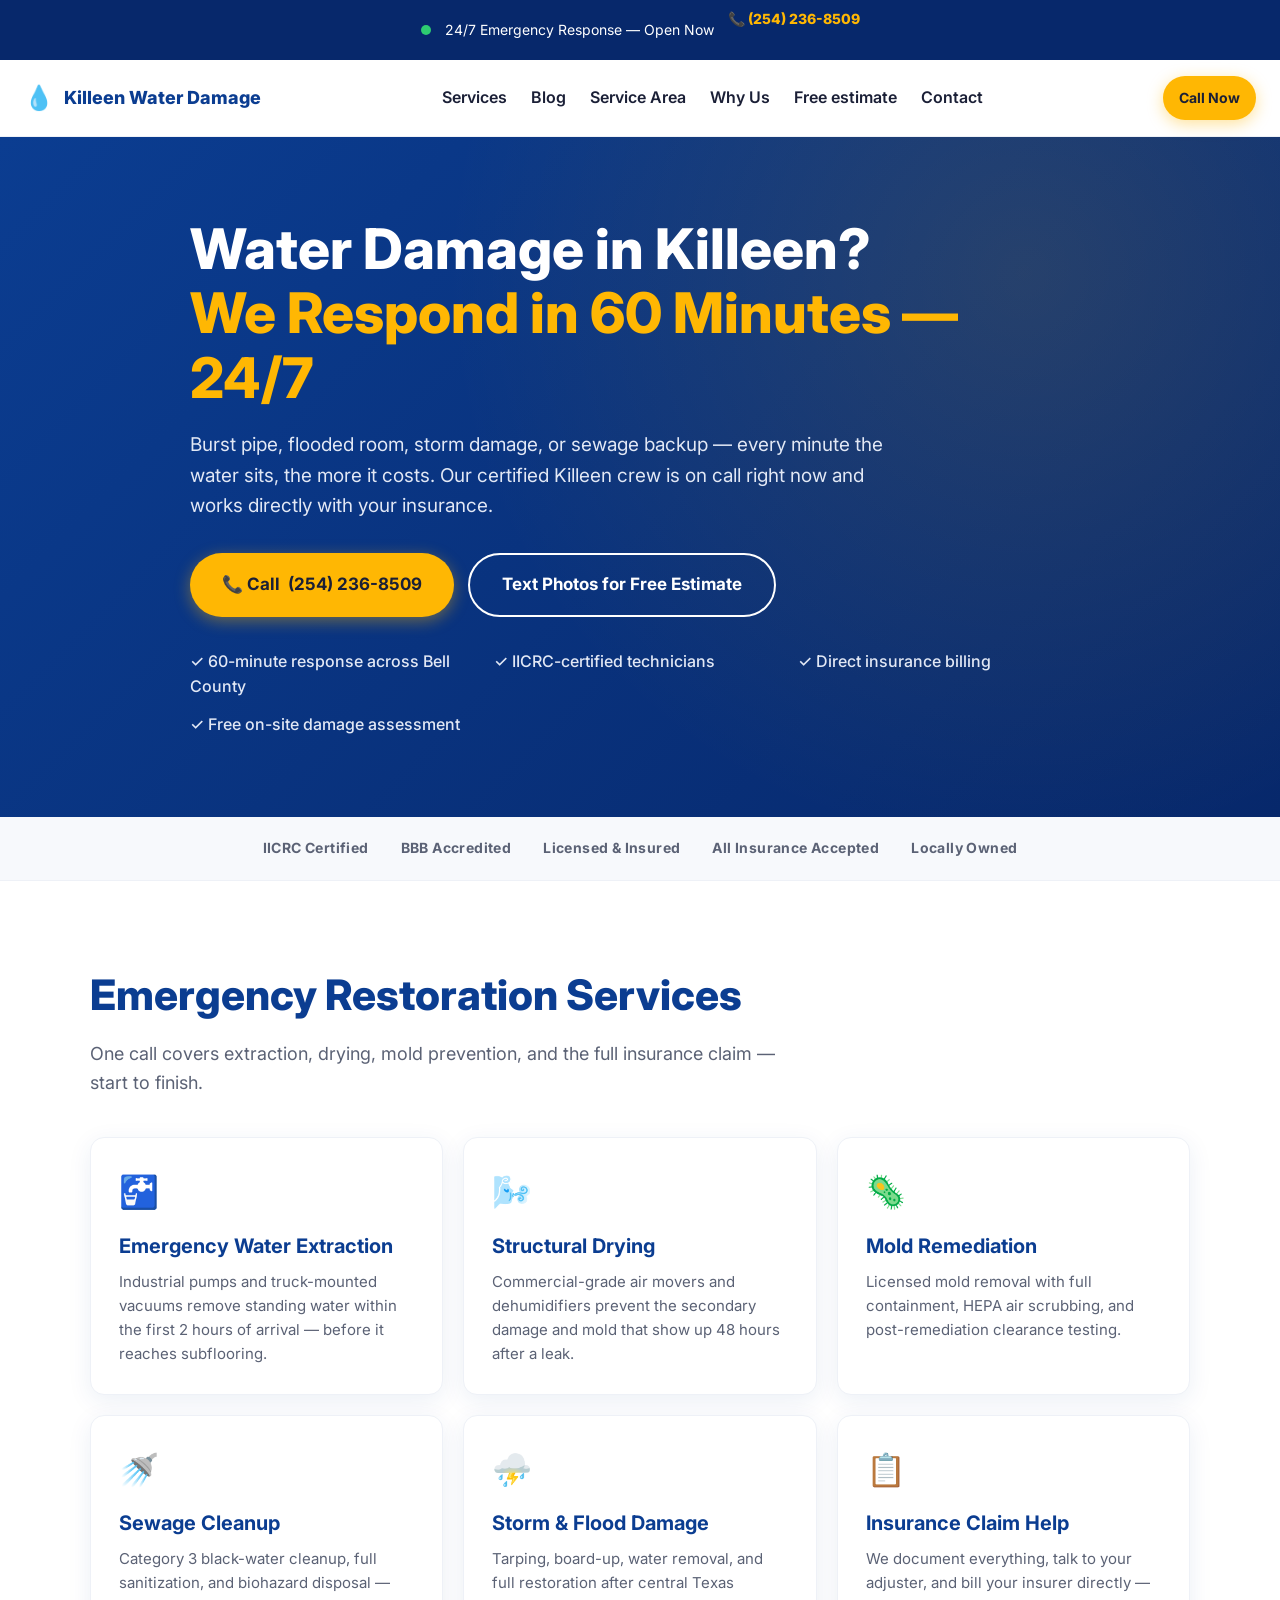
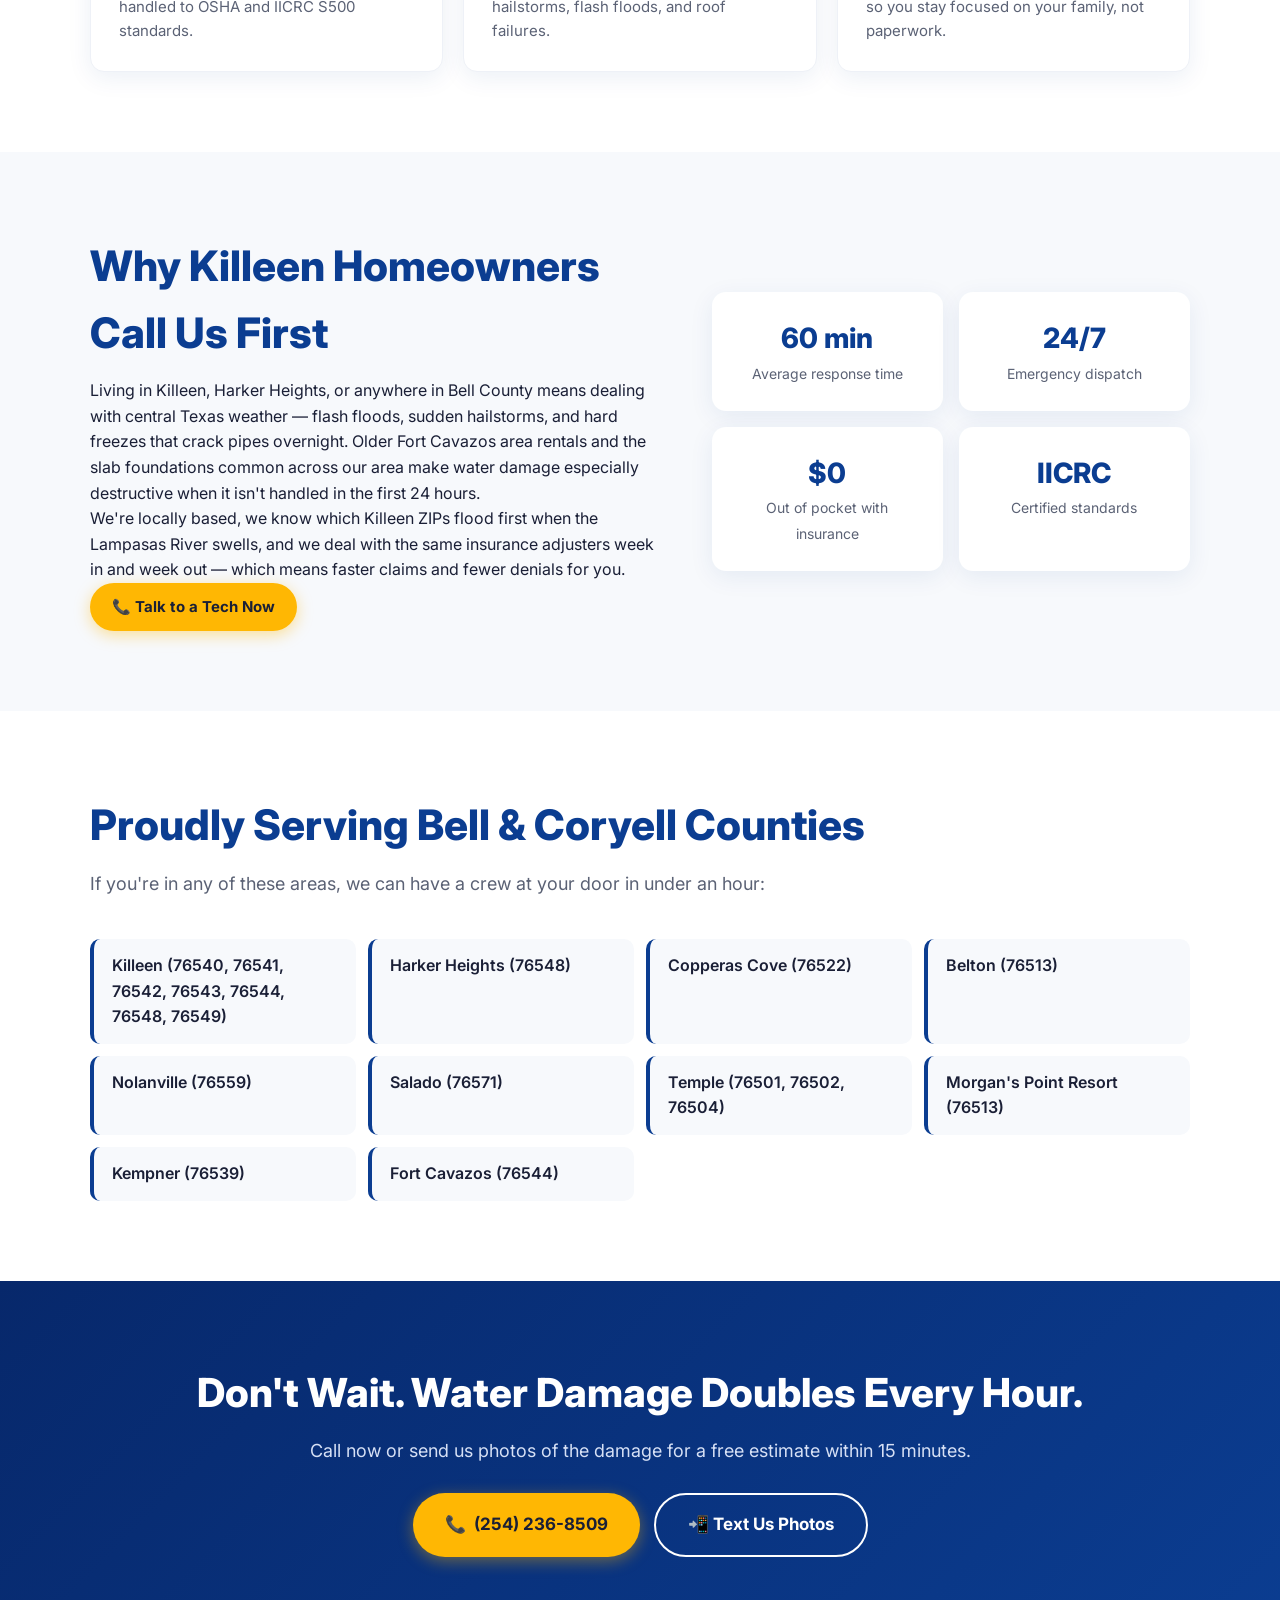
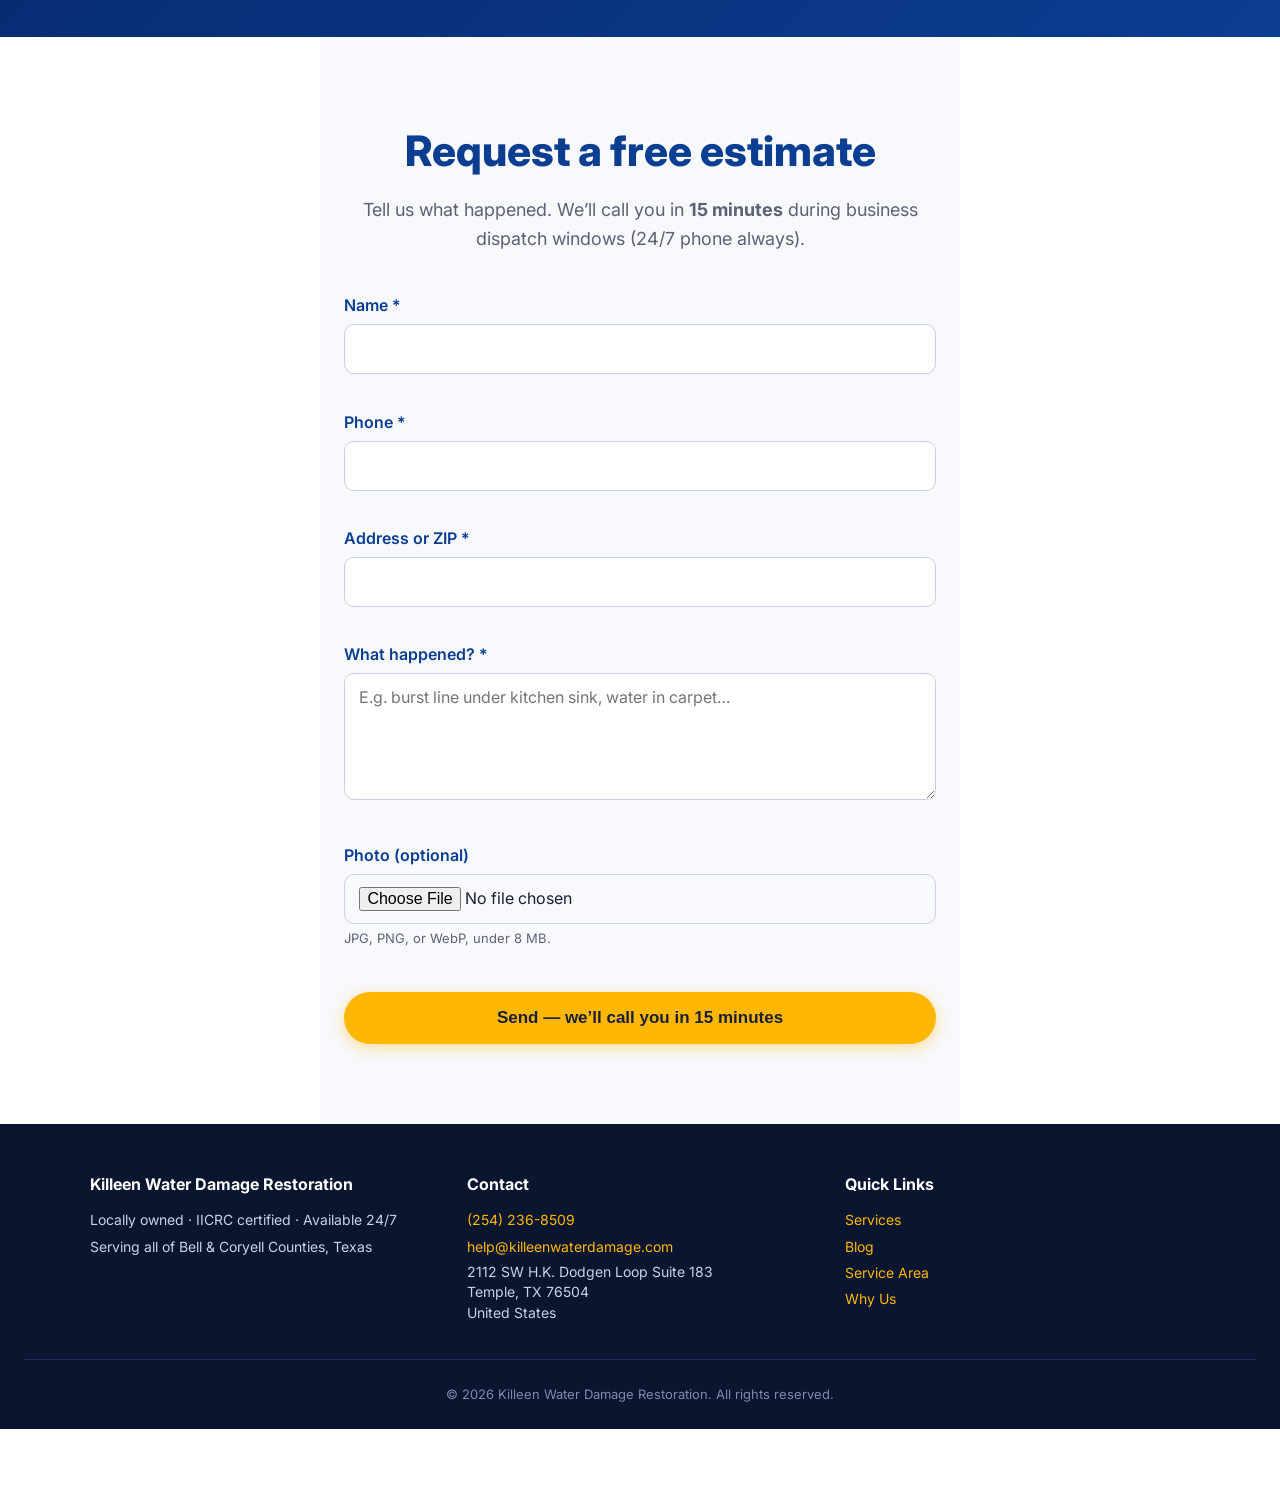
<file: index.html>
<!DOCTYPE html>
<html lang="en">
<head>
  <meta charset="UTF-8" />
  <meta name="google-site-verification" content="pLTv24Zc-dVqzHTM5Gm-5TnB09vjNI4DpMO-hupSkQg" />
  <meta name="viewport" content="width=device-width, initial-scale=1.0" />
  <title>24/7 Water Damage in Killeen, TX | Killeen Water Damage Restoration</title>
  <meta name="description" content="Water damage in Killeen, TX? IICRC-certified crew on call 24/7. 60-minute response across Bell County, direct insurance billing, free on-site assessment. Available now." />
  <meta name="theme-color" content="#0b3d91" />
  <link rel="canonical" href="https://killeenwaterdamage.com/" />
  <link rel="icon" href="/favicon.ico" type="image/x-icon" />
  <link rel="icon" href="/favicon.svg" type="image/svg+xml" />
  <meta property="og:type" content="website" />
  <meta property="og:url" content="https://killeenwaterdamage.com/" />
  <meta property="og:title" content="24/7 Water Damage in Killeen, TX | Killeen Water Damage Restoration" />
  <meta property="og:description" content="Water damage in Killeen, TX? IICRC-certified crew on call 24/7. 60-minute response across Bell County, direct insurance billing, free on-site assessment. Available now." />
  <meta property="og:image" content="https://killeenwaterdamage.com/og.jpg" />
  <meta property="og:image:width" content="1200" />
  <meta property="og:image:height" content="630" />
  <meta property="og:locale" content="en_US" />
  <meta name="twitter:card" content="summary_large_image" />
  <meta name="twitter:title" content="24/7 Water Damage in Killeen, TX | Killeen Water Damage Restoration" />
  <meta name="twitter:description" content="Water damage in Killeen, TX? IICRC-certified crew on call 24/7. 60-minute response across Bell County, direct insurance billing, free on-site assessment. Available now." />
  <meta name="twitter:image" content="https://killeenwaterdamage.com/og.jpg" />
  <link rel="preconnect" href="https://fonts.googleapis.com" />
  <link rel="preconnect" href="https://fonts.gstatic.com" crossorigin />
  <link href="https://fonts.googleapis.com/css2?family=Inter:wght@400;600;800&display=swap" rel="stylesheet" media="print" onload="this.media='all'" />
  <noscript><link href="https://fonts.googleapis.com/css2?family=Inter:wght@400;600;800&display=swap" rel="stylesheet" /></noscript>
  <link rel="stylesheet" href="styles.css" />
  <meta property="og:site_name" content="Killeen Water Damage Restoration" />

  <!-- Business JSON-LD: filled from site.config.js (NAP: Temple office). -->
  <script type="application/ld+json" id="ld-json-local-business">{}</script>
</head>
<body data-config-home>

  <div class="topbar">
    <span class="topbar__pulse"></span>
    <span>24/7 Emergency Response &mdash; Open Now</span>
    <a href="tel:+12542368509" class="topbar__phone">📞 <span data-site-phone-text></span></a>
  </div>

  <header class="site-header">
    <a href="/" class="logo" aria-label="Killeen Water Damage home">
      <span class="logo__mark" aria-hidden="true">💧</span>
      <span class="logo__text">Killeen Water Damage</span>
    </a>
    <nav class="nav" aria-label="Primary">
      <a href="#services">Services</a>
      <a href="/blog/">Blog</a>
      <a href="#area">Service Area</a>
      <a href="#why">Why Us</a>
      <a href="#estimate">Free estimate</a>
      <a href="#contact">Contact</a>
    </nav>
    <a href="tel:+12542368509" class="btn btn--primary btn--sm" aria-label="Call now (24-7)">Call Now</a>
  </header>

  <section class="hero">
    <div class="hero__inner">
      <h1>Water Damage in Killeen?<br/><span class="accent">We Respond in 60 Minutes &mdash; 24/7</span></h1>
      <p class="hero__sub">
        Burst pipe, flooded room, storm damage, or sewage backup &mdash; every minute the water sits, the more it costs. Our certified Killeen crew is on call right now and works directly with your insurance.
      </p>

      <div class="hero__cta">
        <a href="tel:+12542368509" class="btn btn--primary btn--xl">📞 Call <span data-site-phone-text></span></a>
        <a href="#contact" class="btn btn--ghost btn--xl">Text Photos for Free Estimate</a>
      </div>

      <ul class="hero__bullets">
        <li>✓ 60-minute response across Bell County</li>
        <li>✓ IICRC-certified technicians</li>
        <li>✓ Direct insurance billing</li>
        <li>✓ Free on-site damage assessment</li>
      </ul>
    </div>
  </section>

  <section class="trust">
    <div class="trust__item">IICRC Certified</div>
    <div class="trust__item">BBB Accredited</div>
    <div class="trust__item">Licensed &amp; Insured</div>
    <div class="trust__item">All Insurance Accepted</div>
    <div class="trust__item">Locally Owned</div>
  </section>

  <section id="services" class="section">
    <div class="container">
      <h2 class="section__title">Emergency Restoration Services</h2>
      <p class="section__lead">One call covers extraction, drying, mold prevention, and the full insurance claim &mdash; start to finish.</p>

      <div class="cards">
        <a href="/services/water-extraction/" class="card">
          <div class="card__icon">🚰</div>
          <h3>Emergency Water Extraction</h3>
          <p>Industrial pumps and truck-mounted vacuums remove standing water within the first 2 hours of arrival &mdash; before it reaches subflooring.</p>
        </a>
        <a href="/services/structural-drying/" class="card">
          <div class="card__icon">🌬️</div>
          <h3>Structural Drying</h3>
          <p>Commercial-grade air movers and dehumidifiers prevent the secondary damage and mold that show up 48 hours after a leak.</p>
        </a>
        <a href="/services/mold-remediation/" class="card">
          <div class="card__icon">🦠</div>
          <h3>Mold Remediation</h3>
          <p>Licensed mold removal with full containment, HEPA air scrubbing, and post-remediation clearance testing.</p>
        </a>
        <a href="/services/sewage-cleanup/" class="card">
          <div class="card__icon">🚿</div>
          <h3>Sewage Cleanup</h3>
          <p>Category 3 black-water cleanup, full sanitization, and biohazard disposal &mdash; handled to OSHA and IICRC S500 standards.</p>
        </a>
        <a href="/services/storm-flood-damage/" class="card">
          <div class="card__icon">⛈️</div>
          <h3>Storm &amp; Flood Damage</h3>
          <p>Tarping, board-up, water removal, and full restoration after central Texas hailstorms, flash floods, and roof failures.</p>
        </a>
        <a href="/services/insurance-claim-help/" class="card">
          <div class="card__icon">📋</div>
          <h3>Insurance Claim Help</h3>
          <p>We document everything, talk to your adjuster, and bill your insurer directly &mdash; so you stay focused on your family, not paperwork.</p>
        </a>
      </div>
    </div>
  </section>

  <section id="why" class="section section--alt">
    <div class="container container--two">
      <div>
        <h2 class="section__title">Why Killeen Homeowners Call Us First</h2>
        <p>Living in Killeen, Harker Heights, or anywhere in Bell County means dealing with central Texas weather &mdash; flash floods, sudden hailstorms, and hard freezes that crack pipes overnight. Older Fort Cavazos area rentals and the slab foundations common across our area make water damage especially destructive when it isn't handled in the first 24 hours.</p>
        <p>We're locally based, we know which Killeen ZIPs flood first when the Lampasas River swells, and we deal with the same insurance adjusters week in and week out &mdash; which means faster claims and fewer denials for you.</p>
        <a href="tel:+12542368509" class="btn btn--primary">📞 Talk to a Tech Now</a>
      </div>
      <div class="stats">
        <div class="stat"><strong>60 min</strong><span>Average response time</span></div>
        <div class="stat"><strong>24/7</strong><span>Emergency dispatch</span></div>
        <div class="stat"><strong>$0</strong><span>Out of pocket with insurance</span></div>
        <div class="stat"><strong>IICRC</strong><span>Certified standards</span></div>
      </div>
    </div>
  </section>

  <section id="area" class="section">
    <div class="container">
      <h2 class="section__title">Proudly Serving Bell &amp; Coryell Counties</h2>
      <p class="section__lead">If you're in any of these areas, we can have a crew at your door in under an hour:</p>
      <ul class="area-grid">
        <li>Killeen (76540, 76541, 76542, 76543, 76544, 76548, 76549)</li>
        <li>Harker Heights (76548)</li>
        <li>Copperas Cove (76522)</li>
        <li>Belton (76513)</li>
        <li>Nolanville (76559)</li>
        <li>Salado (76571)</li>
        <li>Temple (76501, 76502, 76504)</li>
        <li>Morgan's Point Resort (76513)</li>
        <li>Kempner (76539)</li>
        <li>Fort Cavazos (76544)</li>
      </ul>
    </div>
  </section>

  <section id="contact" class="cta">
    <div class="container">
      <h2>Don't Wait. Water Damage Doubles Every Hour.</h2>
      <p>Call now or send us photos of the damage for a free estimate within 15 minutes.</p>
      <div class="cta__buttons">
        <a href="tel:+12542368509" class="btn btn--primary btn--xl">📞 <span data-site-phone-text></span></a>
        <a href="sms:+12542368509" class="btn btn--ghost btn--xl">📲 Text Us Photos</a>
      </div>
    </div>
  </section>

  <section id="estimate" class="section section--alt estimate" aria-labelledby="estimate-title">
    <div class="container">
      <h2 id="estimate-title" class="section__title">Request a free estimate</h2>
      <p class="section__lead">Tell us what happened. We&rsquo;ll call you in <strong>15 minutes</strong> during business dispatch windows (24/7 phone always).</p>
      <form class="lead-form" id="lead-form" novalidate enctype="multipart/form-data" method="post" action="/api/lead" lang="en">
        <p class="lead-form__field">
          <label for="lead-name">Name <span aria-hidden="true">*</span></label>
          <input type="text" id="lead-name" name="name" required autocomplete="name" />
          <span class="lead-form__err" id="lead-err-name" role="alert"></span>
        </p>
        <p class="lead-form__field">
          <label for="lead-phone">Phone <span aria-hidden="true">*</span></label>
          <input type="tel" id="lead-phone" name="phone" inputmode="tel" required autocomplete="tel" />
          <span class="lead-form__err" id="lead-err-phone" role="alert"></span>
        </p>
        <p class="lead-form__field">
          <label for="lead-addr">Address or ZIP <span aria-hidden="true">*</span></label>
          <input type="text" id="lead-addr" name="address" required autocomplete="street-address" />
          <span class="lead-form__err" id="lead-err-addr" role="alert"></span>
        </p>
        <p class="lead-form__field">
          <label for="lead-msg">What happened? <span aria-hidden="true">*</span></label>
          <textarea id="lead-msg" name="description" rows="4" required placeholder="E.g. burst line under kitchen sink, water in carpet…"></textarea>
          <span class="lead-form__err" id="lead-err-msg" role="alert"></span>
        </p>
        <p class="lead-form__field">
          <label for="lead-photo">Photo (optional)</label>
          <input type="file" id="lead-photo" name="photo" accept="image/*" />
          <span class="lead-form__hint" id="lead-photo-hint">JPG, PNG, or WebP, under 8 MB.</span>
          <span class="lead-form__err" id="lead-err-photo" role="alert"></span>
        </p>
        <button type="submit" class="btn btn--primary btn--xl" id="lead-submit">Send &mdash; we&rsquo;ll call you in 15 minutes</button>
      </form>
      <div class="lead-form__success" id="lead-success" hidden role="status">
        <p><strong>We&rsquo;ll call you in 15 minutes.</strong> If this is a life-safety emergency, <a href="tel:+12542368509" class="accent-link">call <span data-site-phone-text></span></a> right now so dispatch can route a truck.</p>
      </div>
    </div>
  </section>

  <footer class="footer" role="contentinfo">
    <div class="container footer__inner">
      <div>
        <strong>Killeen Water Damage Restoration</strong>
        <p>Locally owned &middot; IICRC certified &middot; Available 24/7</p>
        <p>Serving all of Bell &amp; Coryell Counties, Texas</p>
      </div>
      <div>
        <strong>Contact</strong>
        <p><a href="tel:+12542368509"><span data-site-phone-text></span></a></p>
        <p><a href="mailto:help@killeenwaterdamage.com">help@killeenwaterdamage.com</a></p>
        <p class="footer__address" data-site-address></p>
      </div>
      <div>
        <strong>Quick Links</strong>
        <p><a href="#services">Services</a></p>
        <p><a href="/blog/">Blog</a></p>
        <p><a href="#area">Service Area</a></p>
        <p><a href="#why">Why Us</a></p>
      </div>
    </div>
    <div class="footer__legal">
      &copy; <span id="year"></span> Killeen Water Damage Restoration. All rights reserved.
    </div>
  </footer>

  <a href="tel:+12542368509" class="sticky-call" aria-label="Call Killeen Water Damage now, 24 hours">📞 Call Now &mdash; 24/7</a>

  <script src="site.config.js" defer></script>
  <script src="script.js" defer></script>
</body>
</html>
</file>
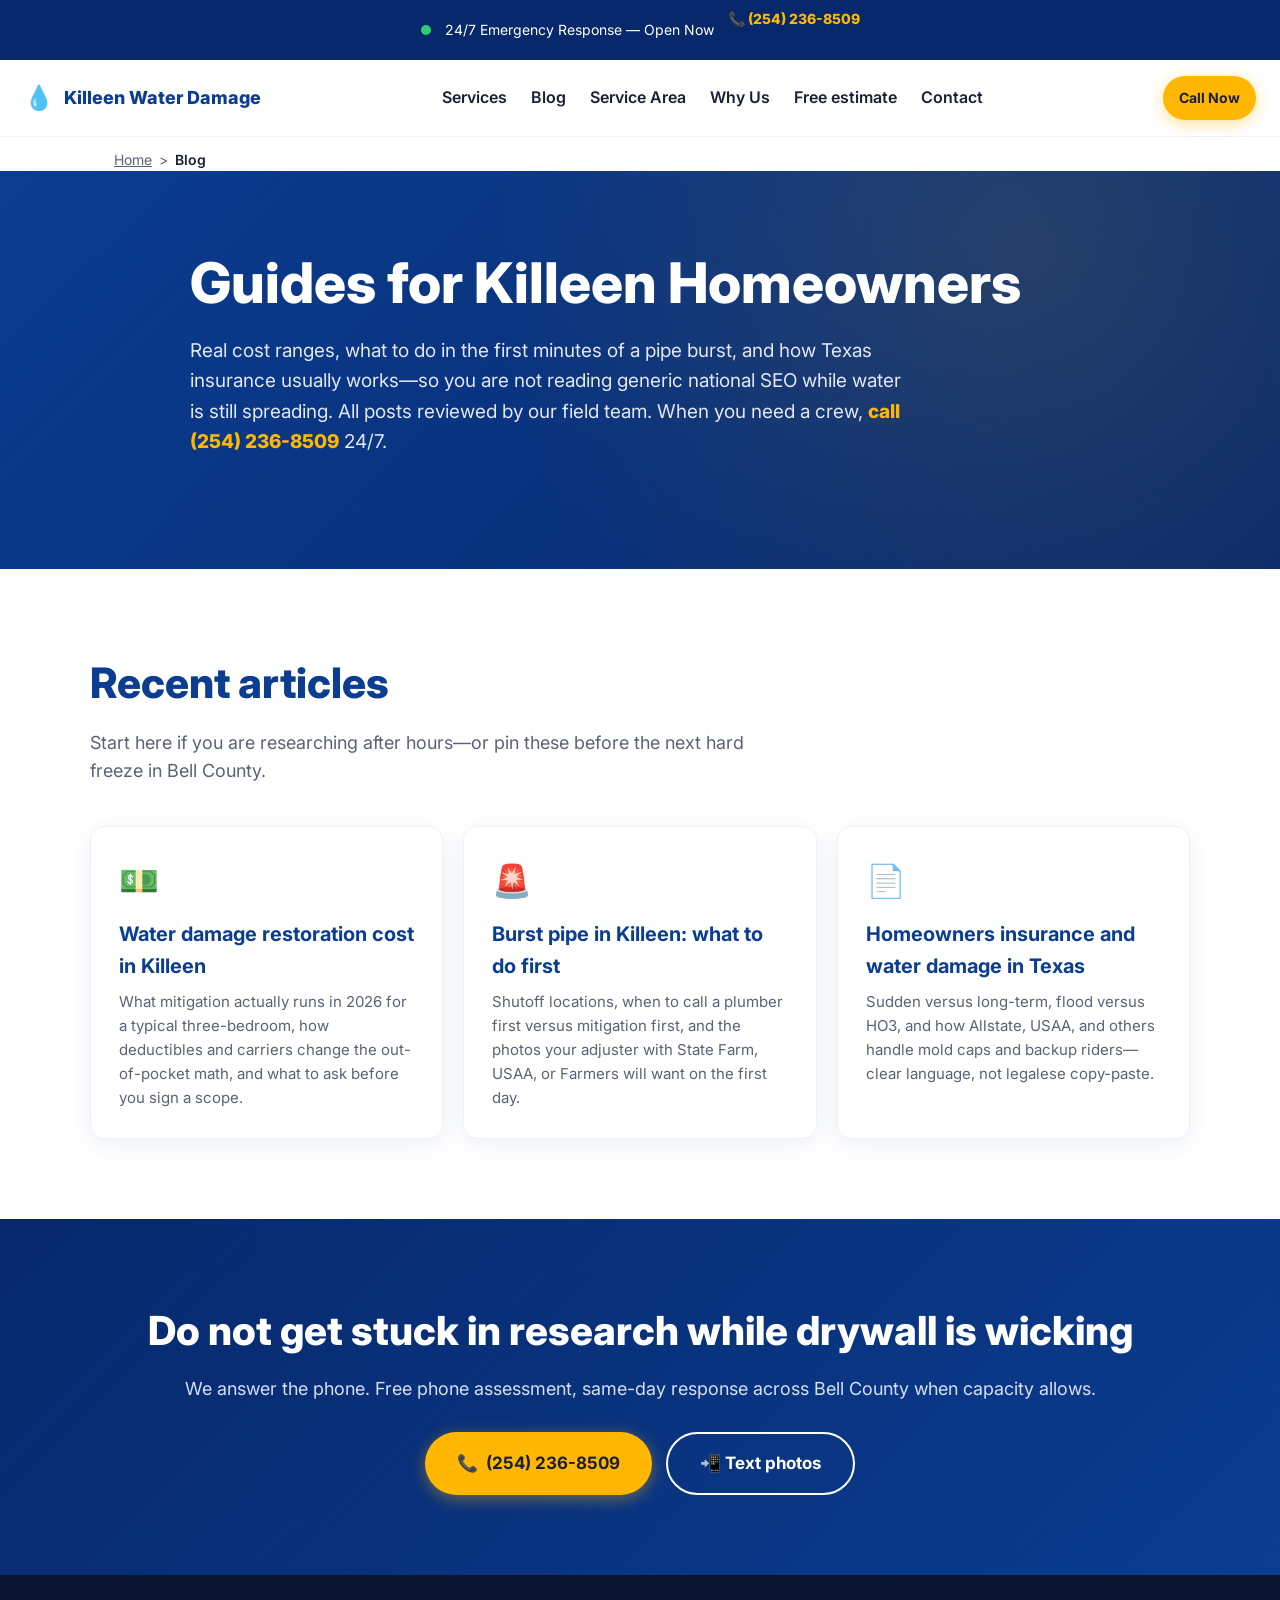
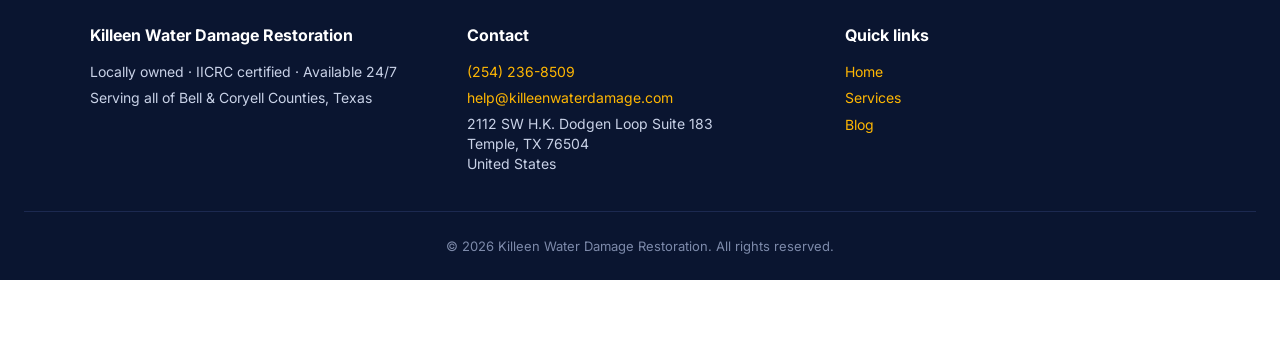
<file: blog/index.html>
<!DOCTYPE html>
<html lang="en">
<head>
  <meta charset="UTF-8" />
  <meta name="google-site-verification" content="pLTv24Zc-dVqzHTM5Gm-5TnB09vjNI4DpMO-hupSkQg" />
  <meta name="viewport" content="width=device-width, initial-scale=1.0" />
  <title>Local Water Damage Tips &amp; Guides | Killeen Water Damage Restoration</title>
  <meta name="description" content="Plain-language water damage, insurance, and emergency guides for Killeen, Harker Heights, and Bell County homeowners—written for real Texas homes, not corporate fluff." />
  <link rel="canonical" href="https://killeenwaterdamage.com/blog/" />
  <link rel="icon" href="/favicon.ico" type="image/x-icon" />
  <link rel="icon" href="/favicon.svg" type="image/svg+xml" />
  <meta property="og:type" content="website" />
  <meta property="og:url" content="https://killeenwaterdamage.com/blog/" />
  <meta property="og:title" content="Water Damage Blog | Killeen Water Damage Restoration" />
  <meta property="og:description" content="Cost guides, burst pipe checklists, and Texas insurance help for the Killeen area." />
  <meta property="og:image" content="https://killeenwaterdamage.com/og.jpg" />
  <meta name="twitter:card" content="summary_large_image" />
  <meta name="theme-color" content="#0b3d91" />
  <link rel="preconnect" href="https://fonts.googleapis.com" />
  <link rel="preconnect" href="https://fonts.gstatic.com" crossorigin />
  <link href="https://fonts.googleapis.com/css2?family=Inter:wght@400;600;800&display=swap" rel="stylesheet" />
  <link rel="stylesheet" href="/styles.css" />
  <script type="application/ld+json">{
  "@context": "https://schema.org",
  "@type": "BreadcrumbList",
  "itemListElement": [
    { "@type": "ListItem", "position": 1, "name": "Home", "item": "https://killeenwaterdamage.com/" },
    { "@type": "ListItem", "position": 2, "name": "Blog", "item": "https://killeenwaterdamage.com/blog/" }
  ]
  }</script>
</head>
<body>
  <div class="topbar">
    <span class="topbar__pulse" aria-hidden="true"></span>
    <span>24/7 Emergency Response &mdash; Open Now</span>
    <a href="tel:+12542368509" class="topbar__phone">📞 <span data-site-phone-text></span></a>
  </div>

  <header class="site-header">
    <a href="/" class="logo" aria-label="Killeen Water Damage home">
      <span class="logo__mark" aria-hidden="true">💧</span>
      <span class="logo__text">Killeen Water Damage</span>
    </a>
    <nav class="nav" aria-label="Primary">
      <a href="https://killeenwaterdamage.com/#services">Services</a>
      <a href="https://killeenwaterdamage.com/blog/" aria-current="page">Blog</a>
      <a href="https://killeenwaterdamage.com/#area">Service Area</a>
      <a href="https://killeenwaterdamage.com/#why">Why Us</a>
      <a href="https://killeenwaterdamage.com/#estimate">Free estimate</a>
      <a href="https://killeenwaterdamage.com/#contact">Contact</a>
    </nav>
    <a href="tel:+12542368509" class="btn btn--primary btn--sm" aria-label="Call Killeen Water Damage">Call Now</a>
  </header>

  <div class="breadcrumb" aria-label="Breadcrumb">
    <a href="https://killeenwaterdamage.com/">Home</a><span class="breadcrumb__sep" aria-hidden="true"> &gt; </span><span class="breadcrumb__current" aria-current="page">Blog</span>
  </div>

  <header class="hero" role="banner">
    <div class="hero__inner">
      <h1>Guides for Killeen Homeowners</h1>
      <p class="hero__sub">Real cost ranges, what to do in the first minutes of a pipe burst, and how Texas insurance usually works—so you are not reading generic national SEO while water is still spreading. All posts reviewed by our field team. When you need a crew, <a href="tel:+12542368509" style="color: var(--accent); font-weight: 800;">call <span data-site-phone-text></span></a> 24/7.</p>
    </div>
  </header>

  <section class="section" aria-label="Recent articles">
    <div class="container">
      <h2 class="section__title">Recent articles</h2>
      <p class="section__lead">Start here if you are researching after hours—or pin these before the next hard freeze in Bell County.</p>
      <div class="cards">
        <a class="card" href="/blog/water-damage-restoration-cost-killeen/">
          <div class="card__icon" aria-hidden="true">💵</div>
          <h3>Water damage restoration cost in Killeen</h3>
          <p>What mitigation actually runs in 2026 for a typical three-bedroom, how deductibles and carriers change the out-of-pocket math, and what to ask before you sign a scope.</p>
        </a>
        <a class="card" href="/blog/burst-pipe-killeen-what-to-do/">
          <div class="card__icon" aria-hidden="true">🚨</div>
          <h3>Burst pipe in Killeen: what to do first</h3>
          <p>Shutoff locations, when to call a plumber first versus mitigation first, and the photos your adjuster with State Farm, USAA, or Farmers will want on the first day.</p>
        </a>
        <a class="card" href="/blog/homeowners-insurance-water-damage-texas/">
          <div class="card__icon" aria-hidden="true">📄</div>
          <h3>Homeowners insurance and water damage in Texas</h3>
          <p>Sudden versus long-term, flood versus HO3, and how Allstate, USAA, and others handle mold caps and backup riders—clear language, not legalese copy-paste.</p>
        </a>
      </div>
    </div>
  </section>

  <section class="cta" aria-label="Call us">
    <div class="container">
      <h2>Do not get stuck in research while drywall is wicking</h2>
      <p>We answer the phone. Free phone assessment, same-day response across Bell County when capacity allows.</p>
      <div class="cta__buttons">
        <a href="tel:+12542368509" class="btn btn--primary btn--xl" aria-label="Call Killeen Water Damage">📞 <span data-site-phone-text></span></a>
        <a href="sms:+12542368509" class="btn btn--ghost btn--xl" aria-label="Text our team">📲 Text photos</a>
      </div>
    </div>
  </section>

  <footer class="footer" role="contentinfo">
    <div class="container footer__inner">
      <div>
        <strong>Killeen Water Damage Restoration</strong>
        <p>Locally owned &middot; IICRC certified &middot; Available 24/7</p>
        <p>Serving all of Bell &amp; Coryell Counties, Texas</p>
      </div>
      <div>
        <strong>Contact</strong>
        <p><a href="tel:+12542368509"><span data-site-phone-text></span></a></p>
        <p><a href="mailto:help@killeenwaterdamage.com">help@killeenwaterdamage.com</a></p>
        <p class="footer__address" data-site-address></p>
      </div>
      <div>
        <strong>Quick links</strong>
        <p><a href="/">Home</a></p>
        <p><a href="https://killeenwaterdamage.com/#services">Services</a></p>
        <p><a href="/blog/">Blog</a></p>
      </div>
    </div>
    <div class="footer__legal">
      &copy; <span id="year"></span> Killeen Water Damage Restoration. All rights reserved.
    </div>
  </footer>

  <a href="tel:+12542368509" class="sticky-call" aria-label="Call Killeen Water Damage now">📞 Call Now &mdash; 24/7</a>
  <script src="/site.config.js" defer></script>
  <script src="/script.js" defer></script>
</body>
</html>
</file>
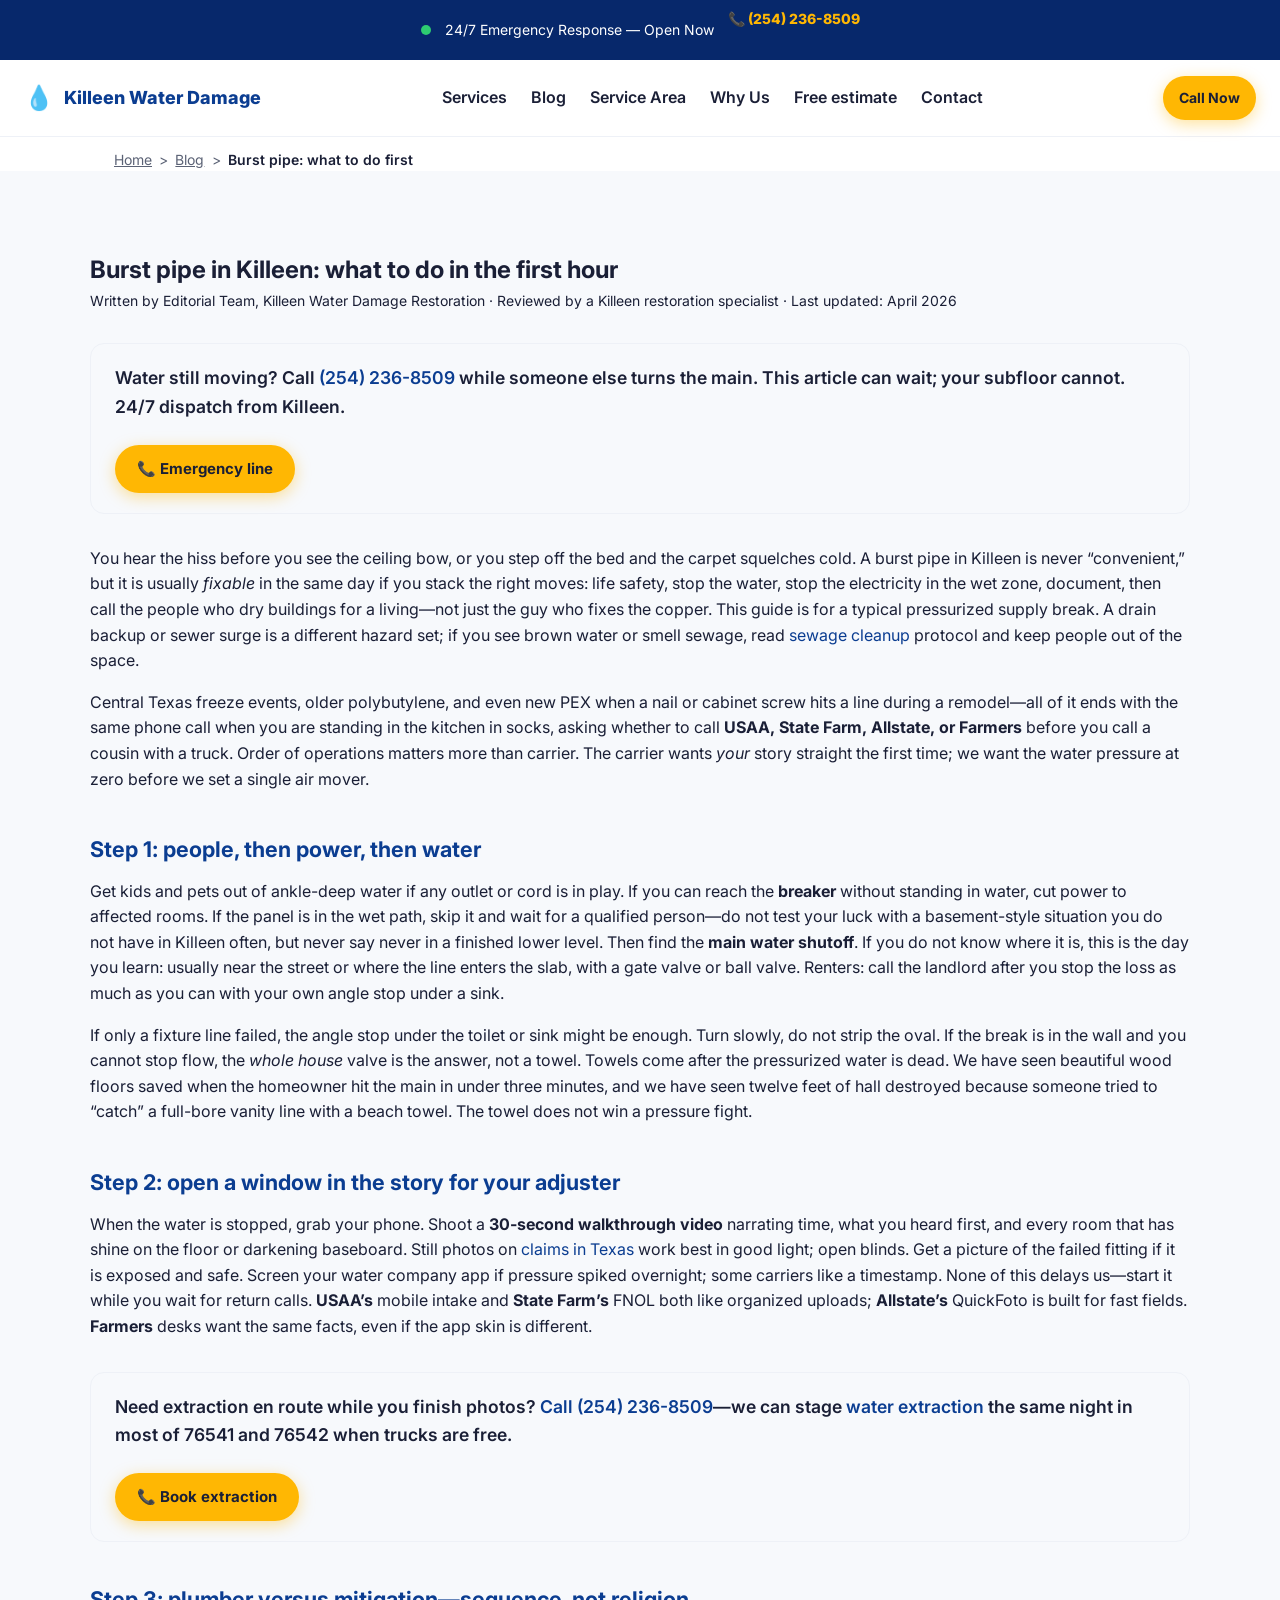
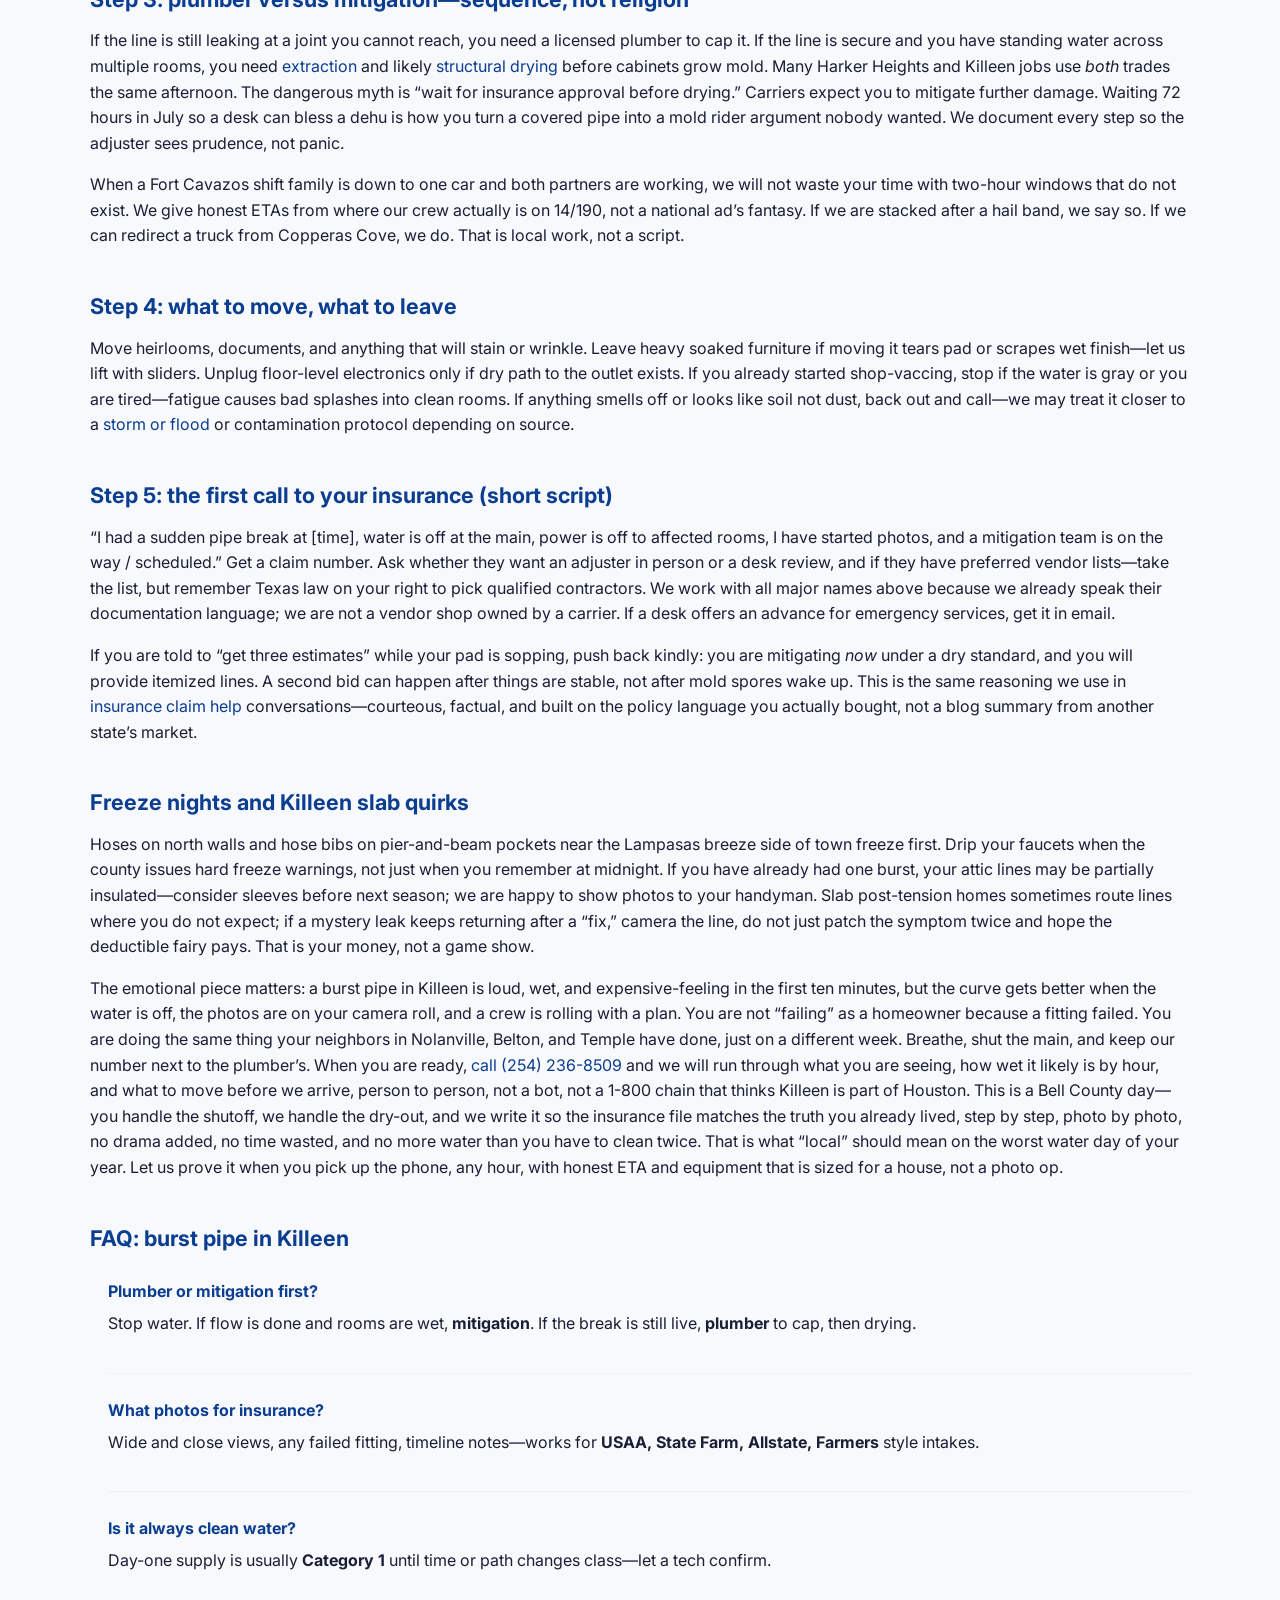
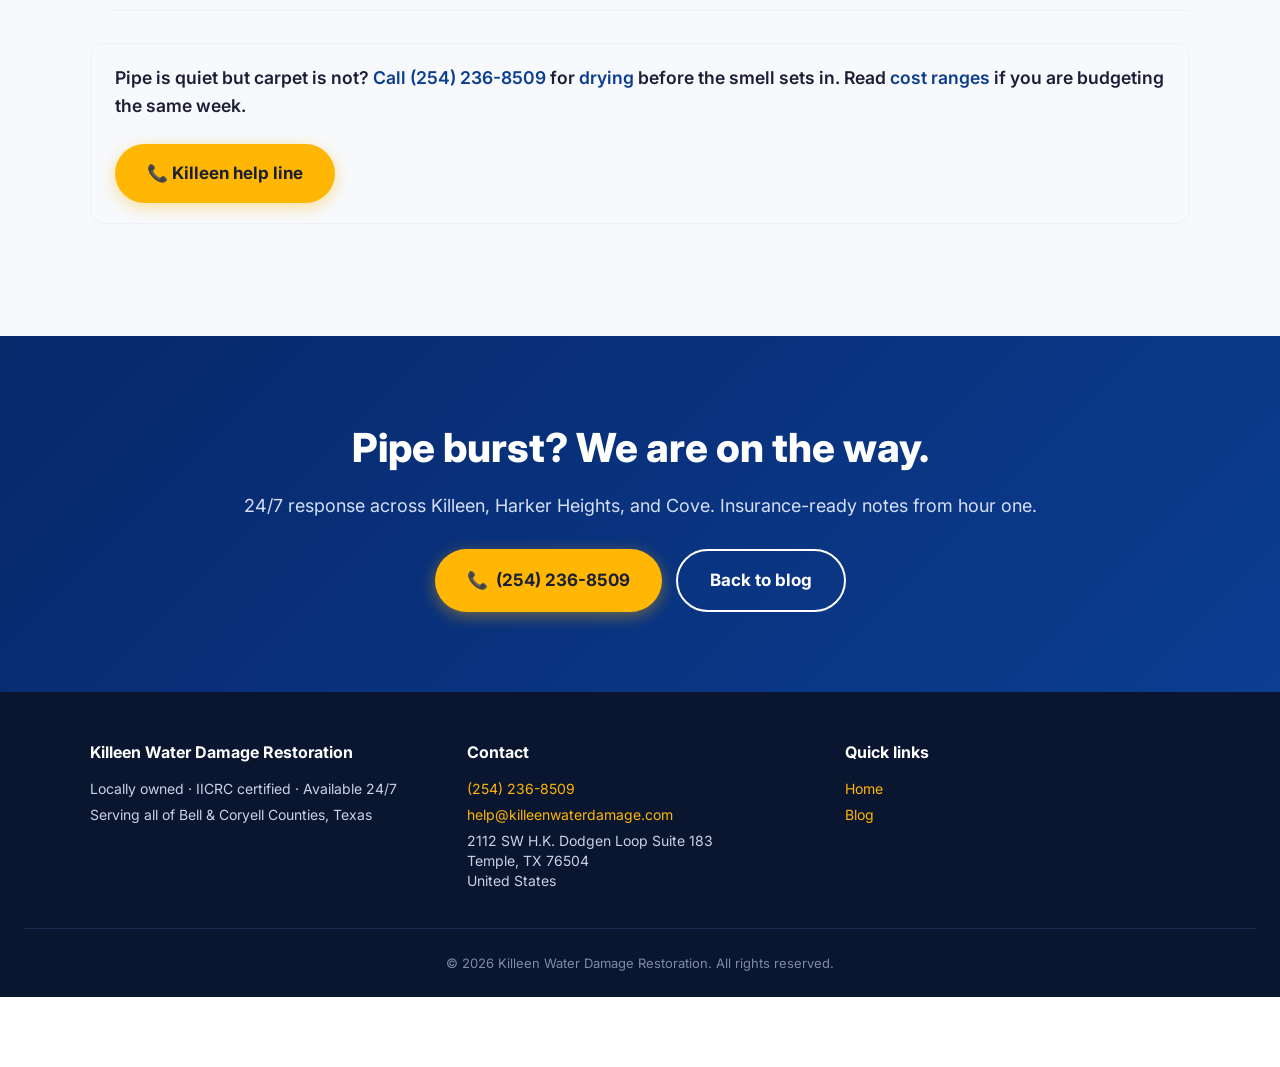
<file: blog/burst-pipe-killeen-what-to-do/index.html>
<!DOCTYPE html>
<html lang="en">
<head>
  <meta charset="UTF-8" />
  <meta name="google-site-verification" content="pLTv24Zc-dVqzHTM5Gm-5TnB09vjNI4DpMO-hupSkQg" />
  <meta name="viewport" content="width=device-width, initial-scale=1.0" />
  <title>Burst Pipe in Killeen: What to Do First | Killeen Water Damage Restoration</title>
  <meta name="description" content="Burst pipe in Killeen, TX? Step-by-step first minutes: shutoff, power, photos for USAA, State Farm, Allstate, Farmers—then who to call before more water spreads." />
  <link rel="canonical" href="https://killeenwaterdamage.com/blog/burst-pipe-killeen-what-to-do/" />
  <link rel="icon" href="/favicon.ico" type="image/x-icon" />
  <link rel="icon" href="/favicon.svg" type="image/svg+xml" />
  <meta property="og:url" content="https://killeenwaterdamage.com/blog/burst-pipe-killeen-what-to-do/" />
  <meta property="og:type" content="article" />
  <meta property="og:title" content="Burst pipe in Killeen: what to do first" />
  <meta property="og:description" content="Shutoff, safety, insurance photos, and mitigation order for Bell County homes." />
  <meta property="og:image" content="https://killeenwaterdamage.com/og.jpg" />
  <meta name="twitter:card" content="summary_large_image" />
  <meta name="theme-color" content="#0b3d91" />
  <link rel="preconnect" href="https://fonts.googleapis.com" />
  <link rel="preconnect" href="https://fonts.gstatic.com" crossorigin />
  <link href="https://fonts.googleapis.com/css2?family=Inter:wght@400;600;800&display=swap" rel="stylesheet" />
  <link rel="stylesheet" href="/styles.css" />
  <script type="application/ld+json" id="ld-breadcrumb">{
  "@context": "https://schema.org",
  "@type": "BreadcrumbList",
  "itemListElement": [
    { "@type": "ListItem", "position": 1, "name": "Home", "item": "https://killeenwaterdamage.com/" },
    { "@type": "ListItem", "position": 2, "name": "Blog", "item": "https://killeenwaterdamage.com/blog/" },
    { "@type": "ListItem", "position": 3, "name": "Burst pipe Killeen what to do", "item": "https://killeenwaterdamage.com/blog/burst-pipe-killeen-what-to-do/" }
  ]
  }</script>
  <script type="application/ld+json" id="ld-article">{
  "@context": "https://schema.org",
  "@type": "BlogPosting",
  "headline": "Burst pipe in Killeen: what to do in the first hour",
  "dateModified": "2026-04-21",
  "datePublished": "2026-04-21",
  "author": { "@type": "Person", "name": "Editorial Team, Killeen Water Damage Restoration" },
  "publisher": { "@type": "Organization", "name": "Killeen Water Damage Restoration" },
  "mainEntityOfPage": "https://killeenwaterdamage.com/blog/burst-pipe-killeen-what-to-do/"
  }</script>
  <script type="application/ld+json" id="ld-faq">{
  "@context": "https://schema.org",
  "@type": "FAQPage",
  "mainEntity": [
    { "@type": "Question", "name": "Do I call a plumber or a water mitigation company first in Killeen?", "acceptedAnswer": { "@type": "Answer", "text": "Stop the water first, then call mitigation if water is still spreading through walls or multiple rooms. Call a licensed plumber if the break is still actively pressurized and you cannot reach a safe shutoff. If the line is dead and you need extraction and drying before mold sets, call mitigation. In many jobs we run in parallel—plumber caps the line while we extract. The wrong order is ignoring spread while you wait two days for a cheap plumbing slot with water still in the pad." } },
    { "@type": "Question", "name": "What photos does my Texas homeowners insurance want for a burst supply line?", "acceptedAnswer": { "@type": "Answer", "text": "Wide shots of each room, close-ups of wet materials, any failed fitting or pipe you can safely photograph, and screenshots of your utility if you had a pressure event. USAA, State Farm, Allstate, and Farmers intake teams all ask for dated, clear images. Add a short written timeline: when you noticed, when water was turned off, what you moved. If you start drying before photos, you can still document, but missing origin photos make desk review harder." } },
    { "@type": "Question", "name": "Is a burst pipe always clean Category 1 water?", "acceptedAnswer": { "@type": "Answer", "text": "Usually on day one from a kitchen or bath supply line. If it sat for days, ran through insulation, or picked up soil from a wall cavity, an IICRC tech may reclassify it. Do not assume bleach fixes category change—time and temperature drive the science more than brand of pipe." } }
  ]
  }</script>
</head>
<body>
  <div class="topbar">
    <span class="topbar__pulse" aria-hidden="true"></span>
    <span>24/7 Emergency Response &mdash; Open Now</span>
    <a href="tel:+12542368509" class="topbar__phone">📞 <span data-site-phone-text></span></a>
  </div>

  <header class="site-header">
    <a href="/" class="logo" aria-label="Killeen Water Damage home">
      <span class="logo__mark" aria-hidden="true">💧</span>
      <span class="logo__text">Killeen Water Damage</span>
    </a>
    <nav class="nav" aria-label="Primary">
      <a href="https://killeenwaterdamage.com/#services">Services</a>
      <a href="https://killeenwaterdamage.com/blog/">Blog</a>
      <a href="https://killeenwaterdamage.com/#area">Service Area</a>
      <a href="https://killeenwaterdamage.com/#why">Why Us</a>
      <a href="https://killeenwaterdamage.com/#estimate">Free estimate</a>
      <a href="https://killeenwaterdamage.com/#contact">Contact</a>
    </nav>
    <a href="tel:+12542368509" class="btn btn--primary btn--sm" aria-label="Emergency burst pipe help Killeen">Call Now</a>
  </header>

  <div class="breadcrumb" aria-label="Breadcrumb">
    <a href="https://killeenwaterdamage.com/">Home</a><span class="breadcrumb__sep" aria-hidden="true"> &gt; </span><a href="https://killeenwaterdamage.com/blog/">Blog</a><span class="breadcrumb__sep" aria-hidden="true"> &gt; </span><span class="breadcrumb__current" aria-current="page">Burst pipe: what to do first</span>
  </div>

  <section class="section section--alt" aria-label="Article">
    <div class="container prose">
      <h1>Burst pipe in Killeen: what to do in the first hour</h1>
      <p class="post-eat">Written by Editorial Team, Killeen Water Damage Restoration &middot; Reviewed by a Killeen restoration specialist &middot; Last updated: April 2026</p>

      <div class="blog-cta" role="note">
        <p class="post-lead">Water still moving? Call <a href="tel:+12542368509"><span data-site-phone-text></span></a> while someone else turns the main. This article can wait; your subfloor cannot. 24/7 dispatch from Killeen.</p>
        <a href="tel:+12542368509" class="btn btn--primary" aria-label="Call now for burst pipe in Killeen">📞 Emergency line</a>
      </div>

      <p>
        You hear the hiss before you see the ceiling bow, or you step off the bed and the carpet squelches cold. A burst pipe in Killeen is never &ldquo;convenient,&rdquo; but it is usually <em>fixable</em> in the same day if you stack the right moves: life safety, stop the water, stop the electricity in the wet zone, document, then call the people who dry buildings for a living—not just the guy who fixes the copper. This guide is for a typical pressurized supply break. A drain backup or sewer surge is a different hazard set; if you see brown water or smell sewage, read <a href="/services/sewage-cleanup/">sewage cleanup</a> protocol and keep people out of the space.
      </p>
      <p>
        Central Texas freeze events, older polybutylene, and even new PEX when a nail or cabinet screw hits a line during a remodel—all of it ends with the same phone call when you are standing in the kitchen in socks, asking whether to call <strong>USAA, State Farm, Allstate, or Farmers</strong> before you call a cousin with a truck. Order of operations matters more than carrier. The carrier wants <em>your</em> story straight the first time; we want the water pressure at zero before we set a single air mover.
      </p>

      <h2>Step 1: people, then power, then water</h2>
      <p>
        Get kids and pets out of ankle-deep water if any outlet or cord is in play. If you can reach the <strong>breaker</strong> without standing in water, cut power to affected rooms. If the panel is in the wet path, skip it and wait for a qualified person—do not test your luck with a basement-style situation you do not have in Killeen often, but never say never in a finished lower level. Then find the <strong>main water shutoff</strong>. If you do not know where it is, this is the day you learn: usually near the street or where the line enters the slab, with a gate valve or ball valve. Renters: call the landlord after you stop the loss as much as you can with your own angle stop under a sink.
      </p>
      <p>
        If only a fixture line failed, the angle stop under the toilet or sink might be enough. Turn slowly, do not strip the oval. If the break is in the wall and you cannot stop flow, the <em>whole house</em> valve is the answer, not a towel. Towels come after the pressurized water is dead. We have seen beautiful wood floors saved when the homeowner hit the main in under three minutes, and we have seen twelve feet of hall destroyed because someone tried to &ldquo;catch&rdquo; a full-bore vanity line with a beach towel. The towel does not win a pressure fight.
      </p>

      <h2>Step 2: open a window in the story for your adjuster</h2>
      <p>
        When the water is stopped, grab your phone. Shoot a <strong>30-second walkthrough video</strong> narrating time, what you heard first, and every room that has shine on the floor or darkening baseboard. Still photos on <a href="/blog/homeowners-insurance-water-damage-texas/">claims in Texas</a> work best in good light; open blinds. Get a picture of the failed fitting if it is exposed and safe. Screen your water company app if pressure spiked overnight; some carriers like a timestamp. None of this delays us—start it while you wait for return calls. <strong>USAA&rsquo;s</strong> mobile intake and <strong>State Farm&rsquo;s</strong> FNOL both like organized uploads; <strong>Allstate&rsquo;s</strong> QuickFoto is built for fast fields. <strong>Farmers</strong> desks want the same facts, even if the app skin is different.
      </p>

      <div class="blog-cta" role="note">
        <p class="post-lead">Need extraction en route while you finish photos? <a href="tel:+12542368509">Call <span data-site-phone-text></span></a>—we can stage <a href="/services/water-extraction/">water extraction</a> the same night in most of 76541 and 76542 when trucks are free.</p>
        <a href="tel:+12542368509" class="btn btn--primary" aria-label="Same night water extraction Killeen">📞 Book extraction</a>
      </div>

      <h2>Step 3: plumber versus mitigation—sequence, not religion</h2>
      <p>
        If the line is still leaking at a joint you cannot reach, you need a licensed plumber to cap it. If the line is secure and you have standing water across multiple rooms, you need <a href="/services/water-extraction/">extraction</a> and likely <a href="/services/structural-drying/">structural drying</a> before cabinets grow mold. Many Harker Heights and Killeen jobs use <em>both</em> trades the same afternoon. The dangerous myth is &ldquo;wait for insurance approval before drying.&rdquo; Carriers expect you to mitigate further damage. Waiting 72 hours in July so a desk can bless a dehu is how you turn a covered pipe into a mold rider argument nobody wanted. We document every step so the adjuster sees prudence, not panic.
      </p>
      <p>
        When a Fort Cavazos shift family is down to one car and both partners are working, we will not waste your time with two-hour windows that do not exist. We give honest ETAs from where our crew actually is on 14/190, not a national ad&rsquo;s fantasy. If we are stacked after a hail band, we say so. If we can redirect a truck from Copperas Cove, we do. That is local work, not a script.
      </p>

      <h2>Step 4: what to move, what to leave</h2>
      <p>
        Move heirlooms, documents, and anything that will stain or wrinkle. Leave heavy soaked furniture if moving it tears pad or scrapes wet finish—let us lift with sliders. Unplug floor-level electronics only if dry path to the outlet exists. If you already started shop-vaccing, stop if the water is gray or you are tired—fatigue causes bad splashes into clean rooms. If anything smells off or looks like soil not dust, back out and call—we may treat it closer to a <a href="/services/storm-flood-damage/">storm or flood</a> or contamination protocol depending on source.
      </p>

      <h2>Step 5: the first call to your insurance (short script)</h2>
      <p>
        &ldquo;I had a sudden pipe break at [time], water is off at the main, power is off to affected rooms, I have started photos, and a mitigation team is on the way / scheduled.&rdquo; Get a claim number. Ask whether they want an adjuster in person or a desk review, and if they have preferred vendor lists—take the list, but remember Texas law on your right to pick qualified contractors. We work with all major names above because we already speak their documentation language; we are not a vendor shop owned by a carrier. If a desk offers an advance for emergency services, get it in email.
      </p>
      <p>
        If you are told to &ldquo;get three estimates&rdquo; while your pad is sopping, push back kindly: you are mitigating <em>now</em> under a dry standard, and you will provide itemized lines. A second bid can happen after things are stable, not after mold spores wake up. This is the same reasoning we use in <a href="/services/insurance-claim-help/">insurance claim help</a> conversations—courteous, factual, and built on the policy language you actually bought, not a blog summary from another state&rsquo;s market.
      </p>

      <h2>Freeze nights and Killeen slab quirks</h2>
      <p>
        Hoses on north walls and hose bibs on pier-and-beam pockets near the Lampasas breeze side of town freeze first. Drip your faucets when the county issues hard freeze warnings, not just when you remember at midnight. If you have already had one burst, your attic lines may be partially insulated—consider sleeves before next season; we are happy to show photos to your handyman. Slab post-tension homes sometimes route lines where you do not expect; if a mystery leak keeps returning after a &ldquo;fix,&rdquo; camera the line, do not just patch the symptom twice and hope the deductible fairy pays. That is your money, not a game show.
      </p>
      <p>
        The emotional piece matters: a burst pipe in Killeen is loud, wet, and expensive-feeling in the first ten minutes, but the curve gets better when the water is off, the photos are on your camera roll, and a crew is rolling with a plan. You are not &ldquo;failing&rdquo; as a homeowner because a fitting failed. You are doing the same thing your neighbors in Nolanville, Belton, and Temple have done, just on a different week. Breathe, shut the main, and keep our number next to the plumber&rsquo;s. When you are ready, <a href="tel:+12542368509">call <span data-site-phone-text></span></a> and we will run through what you are seeing, how wet it likely is by hour, and what to move before we arrive, person to person, not a bot, not a 1-800 chain that thinks Killeen is part of Houston. This is a Bell County day—you handle the shutoff, we handle the dry-out, and we write it so the insurance file matches the truth you already lived, step by step, photo by photo, no drama added, no time wasted, and no more water than you have to clean twice. That is what &ldquo;local&rdquo; should mean on the worst water day of your year. Let us prove it when you pick up the phone, any hour, with honest ETA and equipment that is sized for a house, not a photo op.
      </p>

      <h2>FAQ: burst pipe in Killeen</h2>
      <ul class="faq__list">
        <li>
          <h3>Plumber or mitigation first?</h3>
          <p>Stop water. If flow is done and rooms are wet, <strong>mitigation</strong>. If the break is still live, <strong>plumber</strong> to cap, then drying.</p>
        </li>
        <li>
          <h3>What photos for insurance?</h3>
          <p>Wide and close views, any failed fitting, timeline notes—works for <strong>USAA, State Farm, Allstate, Farmers</strong> style intakes.</p>
        </li>
        <li>
          <h3>Is it always clean water?</h3>
          <p>Day-one supply is usually <strong>Category 1</strong> until time or path changes class—let a tech confirm.</p>
        </li>
      </ul>

      <div class="blog-cta" role="note">
        <p class="post-lead">Pipe is quiet but carpet is not? <a href="tel:+12542368509">Call <span data-site-phone-text></span></a> for <a href="/services/structural-drying/">drying</a> before the smell sets in. Read <a href="/blog/water-damage-restoration-cost-killeen/">cost ranges</a> if you are budgeting the same week.</p>
        <a href="tel:+12542368509" class="btn btn--primary btn--xl" aria-label="Killeen burst pipe - call for help">📞 Killeen help line</a>
      </div>
    </div>
  </section>

  <section class="cta" aria-label="Call us">
    <div class="container">
      <h2>Pipe burst? We are on the way.</h2>
      <p>24/7 response across Killeen, Harker Heights, and Cove. Insurance-ready notes from hour one.</p>
      <div class="cta__buttons">
        <a href="tel:+12542368509" class="btn btn--primary btn--xl" aria-label="Call for burst pipe">📞 <span data-site-phone-text></span></a>
        <a href="/blog/" class="btn btn--ghost btn--xl">Back to blog</a>
      </div>
    </div>
  </section>

  <footer class="footer" role="contentinfo">
    <div class="container footer__inner">
      <div>
        <strong>Killeen Water Damage Restoration</strong>
        <p>Locally owned &middot; IICRC certified &middot; Available 24/7</p>
        <p>Serving all of Bell &amp; Coryell Counties, Texas</p>
      </div>
      <div>
        <strong>Contact</strong>
        <p><a href="tel:+12542368509"><span data-site-phone-text></span></a></p>
        <p><a href="mailto:help@killeenwaterdamage.com">help@killeenwaterdamage.com</a></p>
        <p class="footer__address" data-site-address></p>
      </div>
      <div>
        <strong>Quick links</strong>
        <p><a href="/">Home</a></p>
        <p><a href="/blog/">Blog</a></p>
      </div>
    </div>
    <div class="footer__legal">
      &copy; <span id="year"></span> Killeen Water Damage Restoration. All rights reserved.
    </div>
  </footer>

  <a href="tel:+12542368509" class="sticky-call" aria-label="Call Killeen Water Damage now">📞 Call Now &mdash; 24/7</a>
  <script src="/site.config.js" defer></script>
  <script src="/script.js" defer></script>
</body>
</html>
</file>
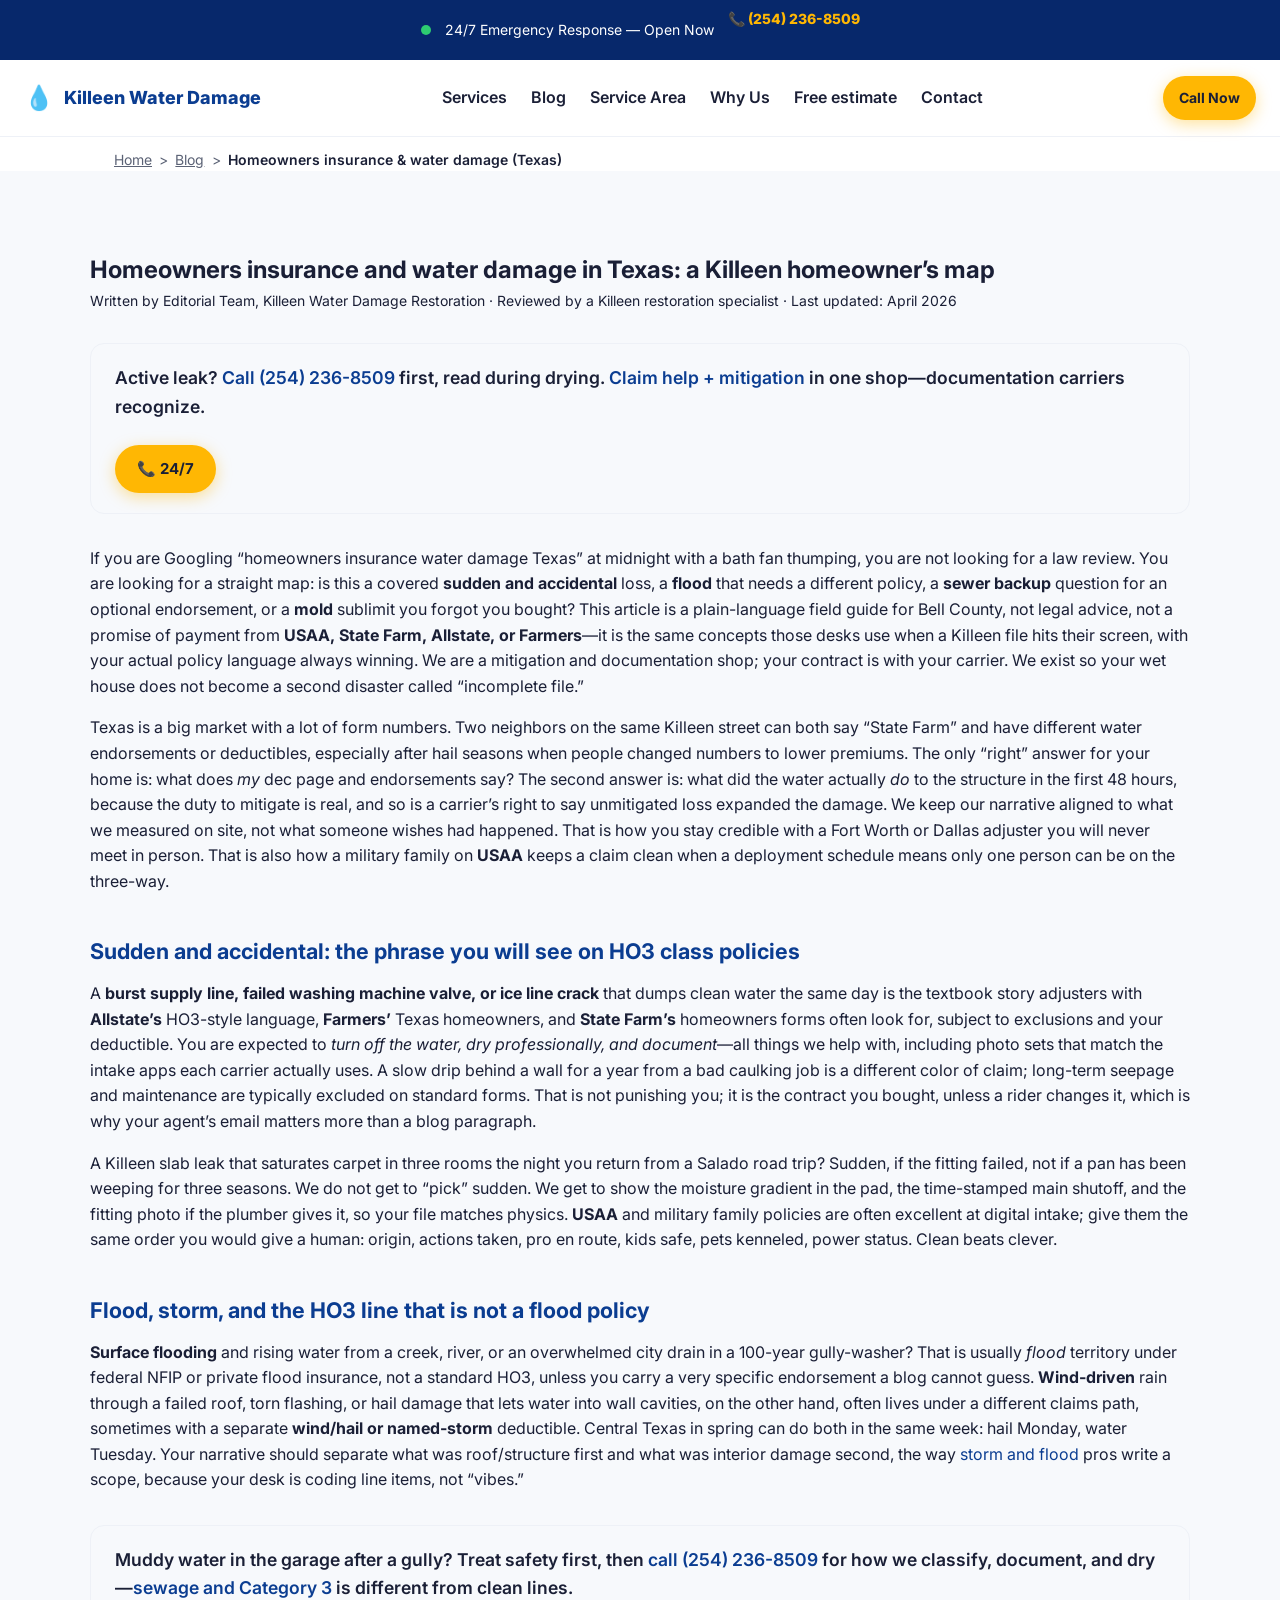
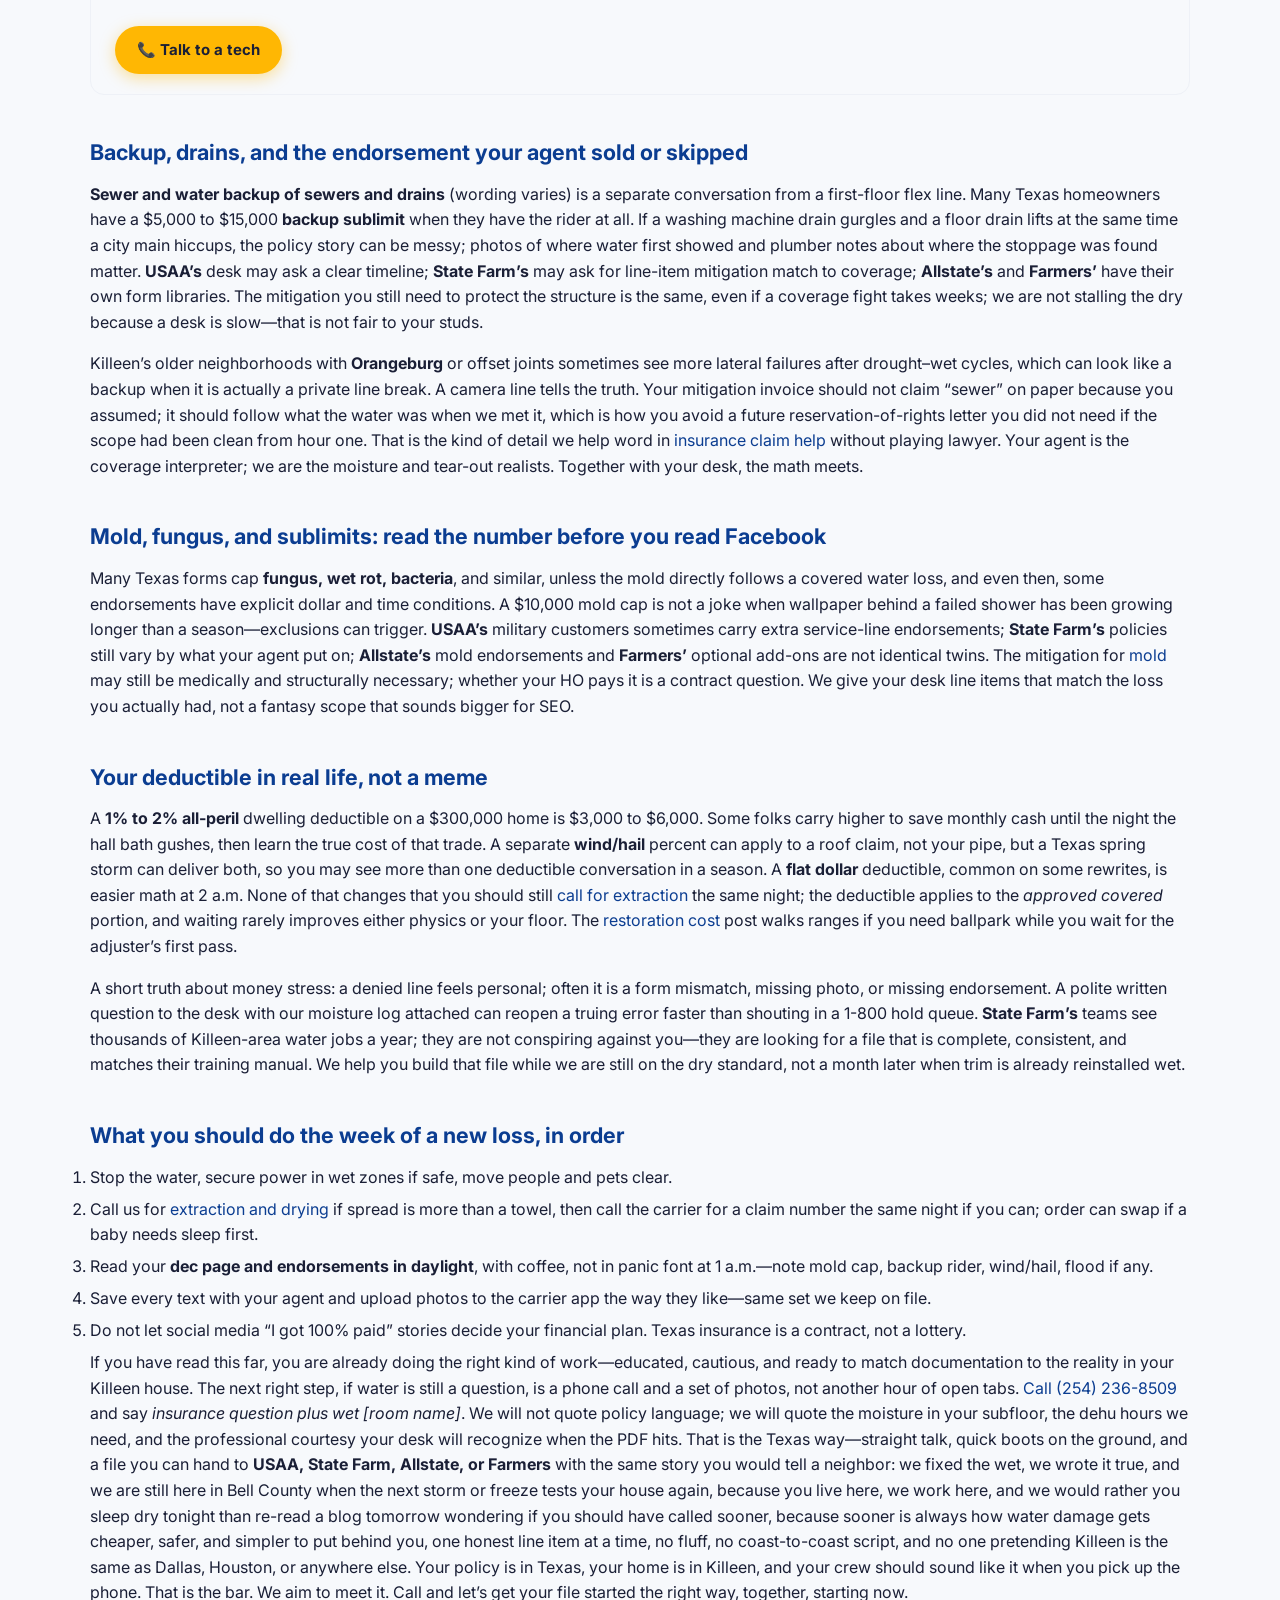
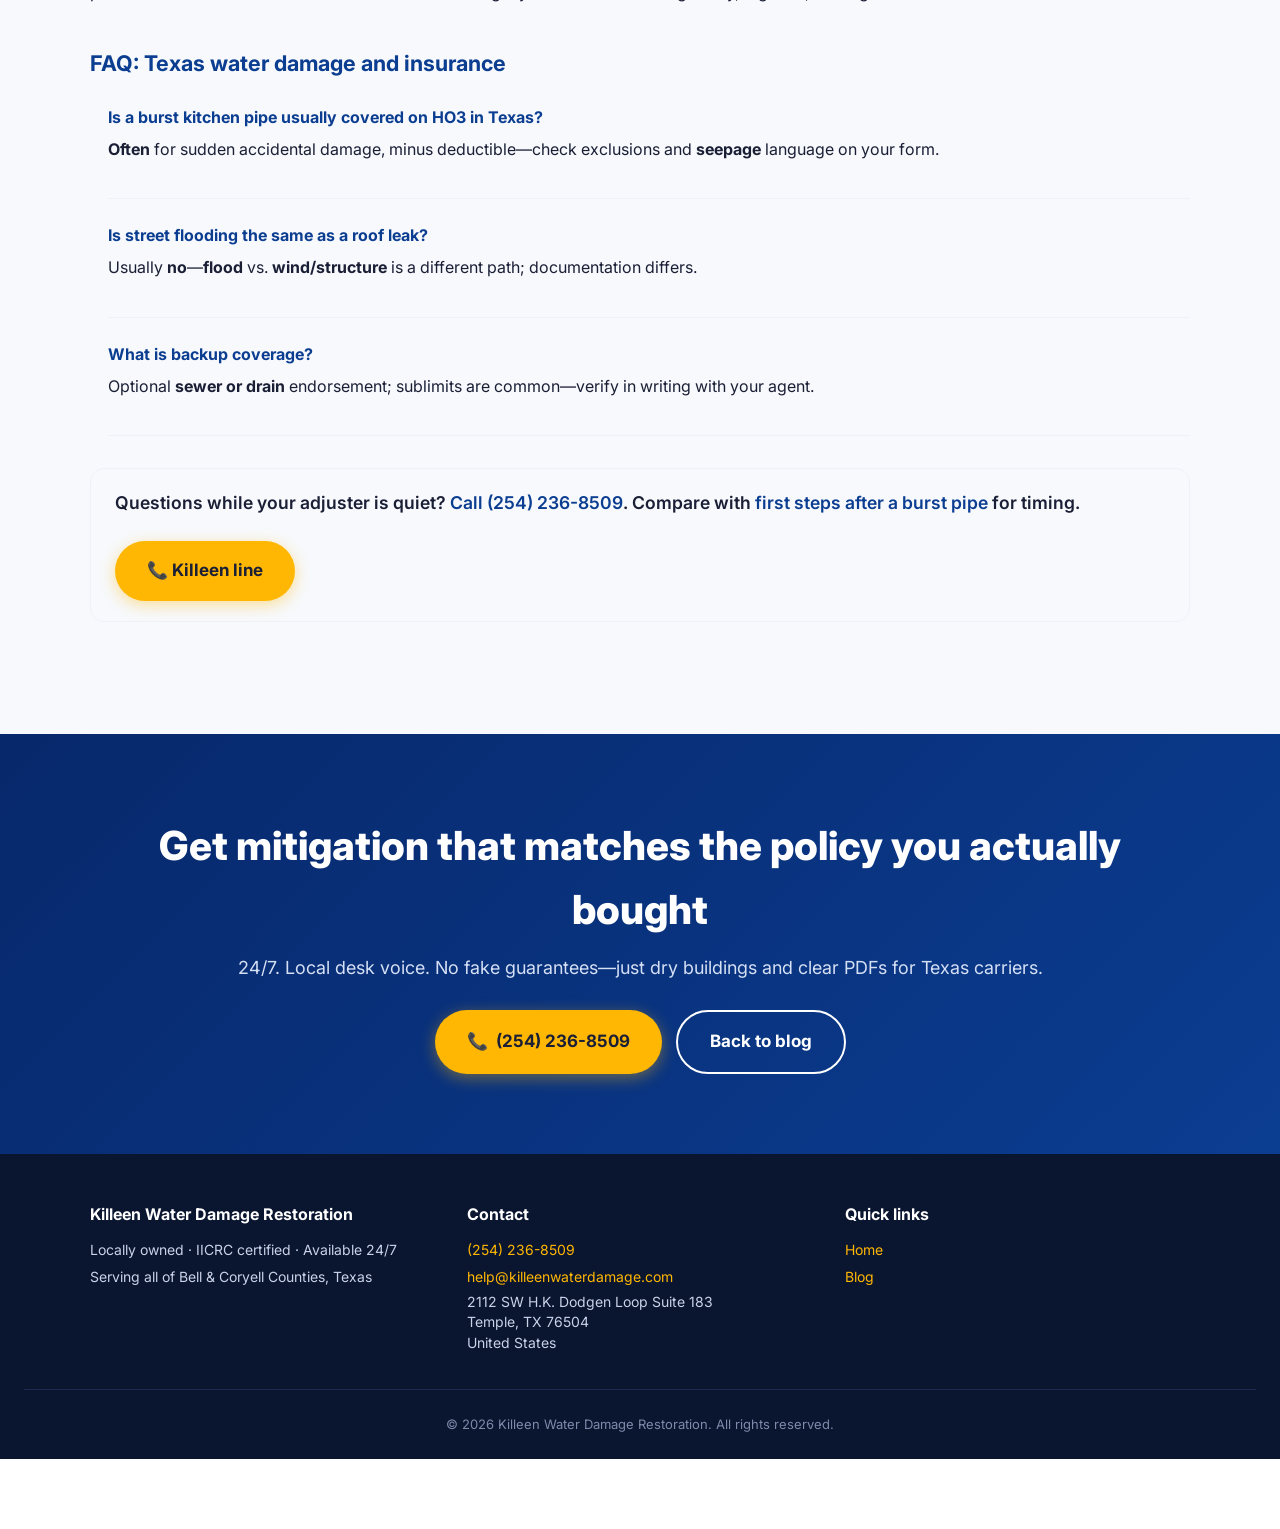
<file: blog/homeowners-insurance-water-damage-texas/index.html>
<!DOCTYPE html>
<html lang="en">
<head>
  <meta charset="UTF-8" />
  <meta name="google-site-verification" content="pLTv24Zc-dVqzHTM5Gm-5TnB09vjNI4DpMO-hupSkQg" />
  <meta name="viewport" content="width=device-width, initial-scale=1.0" />
  <title>Homeowners Insurance &amp; Water Damage in Texas | Killeen Water Damage Restoration</title>
  <meta name="description" content="How Texas homeowners insurance usually treats water damage: sudden loss vs. long-term seepage, backup riders, mold caps, USAA, State Farm, Allstate, Farmers, and your actual policy—not internet rumors." />
  <link rel="canonical" href="https://killeenwaterdamage.com/blog/homeowners-insurance-water-damage-texas/" />
  <link rel="icon" href="/favicon.ico" type="image/x-icon" />
  <link rel="icon" href="/favicon.svg" type="image/svg+xml" />
  <meta property="og:url" content="https://killeenwaterdamage.com/blog/homeowners-insurance-water-damage-texas/" />
  <meta property="og:type" content="article" />
  <meta property="og:title" content="Homeowners insurance and water damage in Texas" />
  <meta property="og:description" content="Coverage basics for Killeen homeowners: perils, deductibles, flood vs HO3, mold sublimits." />
  <meta property="og:image" content="https://killeenwaterdamage.com/og.jpg" />
  <meta name="twitter:card" content="summary_large_image" />
  <meta name="theme-color" content="#0b3d91" />
  <link rel="preconnect" href="https://fonts.googleapis.com" />
  <link rel="preconnect" href="https://fonts.gstatic.com" crossorigin />
  <link href="https://fonts.googleapis.com/css2?family=Inter:wght@400;600;800&display=swap" rel="stylesheet" />
  <link rel="stylesheet" href="/styles.css" />
  <script type="application/ld+json" id="ld-breadcrumb">{
  "@context": "https://schema.org",
  "@type": "BreadcrumbList",
  "itemListElement": [
    { "@type": "ListItem", "position": 1, "name": "Home", "item": "https://killeenwaterdamage.com/" },
    { "@type": "ListItem", "position": 2, "name": "Blog", "item": "https://killeenwaterdamage.com/blog/" },
    { "@type": "ListItem", "position": 3, "name": "Texas water damage insurance", "item": "https://killeenwaterdamage.com/blog/homeowners-insurance-water-damage-texas/" }
  ]
  }</script>
  <script type="application/ld+json" id="ld-article">{
  "@context": "https://schema.org",
  "@type": "BlogPosting",
  "headline": "Homeowners insurance and water damage in Texas: what is usually in, what is not",
  "dateModified": "2026-04-21",
  "datePublished": "2026-04-21",
  "author": { "@type": "Person", "name": "Editorial Team, Killeen Water Damage Restoration" },
  "publisher": { "@type": "Organization", "name": "Killeen Water Damage Restoration" },
  "mainEntityOfPage": "https://killeenwaterdamage.com/blog/homeowners-insurance-water-damage-texas/"
  }</script>
  <script type="application/ld+json" id="ld-faq">{
  "@context": "https://schema.org",
  "@type": "FAQPage",
  "mainEntity": [
    { "@type": "Question", "name": "Does my Texas homeowners policy cover a burst kitchen pipe in Killeen?", "acceptedAnswer": { "@type": "Answer", "text": "Usually the sudden, accidental direct physical loss to covered property is covered, subject to your deductible, if the break is a true failure and you mitigated in a reasonable time, per typical HO3-style language. Long-term seepage and maintenance are usually excluded. Your exact form controls the outcome, not a blog, not a neighbor, and not a Reddit thread. Read your dec page, water endorsements, and mold sublimits. USAA, State Farm, Allstate, and Farmers all issue Texas forms with their own form numbers; similar words do not always mean the same cap." } },
    { "@type": "Question", "name": "Is flood from Stillhouse or street rise covered the same as a wind-driven roof leak?", "acceptedAnswer": { "@type": "Answer", "text": "Usually no. Rising water from a creek or an overwhelmed storm drain is generally flood, which standard HO3 is not designed to cover without a separate flood policy, while rain entering after wind damages the roof is often treated as a wind/structure claim path, subject to your wind/hail and named-storm terms. The source path matters, and the proof you give your desk matters. A mitigation company cannot pick your policy line; we can document what we saw the water do as it moved through your Killeen home." } },
    { "@type": "Question", "name": "What is a sewer or water backup endorsement in Texas, and do I have it?", "acceptedAnswer": { "@type": "Answer", "text": "Sewer or drain backup coverage is often optional, with its own sublimit, on top of a standard HO3. Carriers use different label names, including backup of sewers and drains, water backup, and similar. If you are not sure, ask your agent to point to the endorsement in writing before you have a loss. The week water is in your laundry room is the wrong time to read insurance Twitter." } }
  ]
  }</script>
</head>
<body>
  <div class="topbar">
    <span class="topbar__pulse" aria-hidden="true"></span>
    <span>24/7 Emergency Response &mdash; Open Now</span>
    <a href="tel:+12542368509" class="topbar__phone">📞 <span data-site-phone-text></span></a>
  </div>

  <header class="site-header">
    <a href="/" class="logo" aria-label="Killeen Water Damage home">
      <span class="logo__mark" aria-hidden="true">💧</span>
      <span class="logo__text">Killeen Water Damage</span>
    </a>
    <nav class="nav" aria-label="Primary">
      <a href="https://killeenwaterdamage.com/#services">Services</a>
      <a href="https://killeenwaterdamage.com/blog/">Blog</a>
      <a href="https://killeenwaterdamage.com/#area">Service Area</a>
      <a href="https://killeenwaterdamage.com/#why">Why Us</a>
      <a href="https://killeenwaterdamage.com/#estimate">Free estimate</a>
      <a href="https://killeenwaterdamage.com/#contact">Contact</a>
    </nav>
    <a href="tel:+12542368509" class="btn btn--primary btn--sm" aria-label="Call for water and insurance help">Call Now</a>
  </header>

  <div class="breadcrumb" aria-label="Breadcrumb">
    <a href="https://killeenwaterdamage.com/">Home</a><span class="breadcrumb__sep" aria-hidden="true"> &gt; </span><a href="https://killeenwaterdamage.com/blog/">Blog</a><span class="breadcrumb__sep" aria-hidden="true"> &gt; </span><span class="breadcrumb__current" aria-current="page">Homeowners insurance &amp; water damage (Texas)</span>
  </div>

  <section class="section section--alt" aria-label="Article">
    <div class="container prose">
      <h1>Homeowners insurance and water damage in Texas: a Killeen homeowner&rsquo;s map</h1>
      <p class="post-eat">Written by Editorial Team, Killeen Water Damage Restoration &middot; Reviewed by a Killeen restoration specialist &middot; Last updated: April 2026</p>

      <div class="blog-cta" role="note">
        <p class="post-lead">Active leak? <a href="tel:+12542368509">Call <span data-site-phone-text></span></a> first, read during drying. <a href="/services/insurance-claim-help/">Claim help + mitigation</a> in one shop—documentation carriers recognize.</p>
        <a href="tel:+12542368509" class="btn btn--primary" aria-label="Killeen water insurance emergency line">📞 24/7</a>
      </div>

      <p>
        If you are Googling &ldquo;homeowners insurance water damage Texas&rdquo; at midnight with a bath fan thumping, you are not looking for a law review. You are looking for a straight map: is this a covered <strong>sudden and accidental</strong> loss, a <strong>flood</strong> that needs a different policy, a <strong>sewer backup</strong> question for an optional endorsement, or a <strong>mold</strong> sublimit you forgot you bought? This article is a plain-language field guide for Bell County, not legal advice, not a promise of payment from <strong>USAA, State Farm, Allstate, or Farmers</strong>—it is the same concepts those desks use when a Killeen file hits their screen, with your actual policy language always winning. We are a mitigation and documentation shop; your contract is with your carrier. We exist so your wet house does not become a second disaster called &ldquo;incomplete file.&rdquo;
      </p>
      <p>
        Texas is a big market with a lot of form numbers. Two neighbors on the same Killeen street can both say &ldquo;State Farm&rdquo; and have different water endorsements or deductibles, especially after hail seasons when people changed numbers to lower premiums. The only &ldquo;right&rdquo; answer for your home is: what does <em>my</em> dec page and endorsements say? The second answer is: what did the water actually <em>do</em> to the structure in the first 48 hours, because the duty to mitigate is real, and so is a carrier&rsquo;s right to say unmitigated loss expanded the damage. We keep our narrative aligned to what we measured on site, not what someone wishes had happened. That is how you stay credible with a Fort Worth or Dallas adjuster you will never meet in person. That is also how a military family on <strong>USAA</strong> keeps a claim clean when a deployment schedule means only one person can be on the three-way.
      </p>

      <h2>Sudden and accidental: the phrase you will see on HO3 class policies</h2>
      <p>
        A <strong>burst supply line, failed washing machine valve, or ice line crack</strong> that dumps clean water the same day is the textbook story adjusters with <strong>Allstate&rsquo;s</strong> HO3-style language, <strong>Farmers&rsquo;</strong> Texas homeowners, and <strong>State Farm&rsquo;s</strong> homeowners forms often look for, subject to exclusions and your deductible. You are expected to <em>turn off the water, dry professionally, and document</em>—all things we help with, including photo sets that match the intake apps each carrier actually uses. A slow drip behind a wall for a year from a bad caulking job is a different color of claim; long-term seepage and maintenance are typically excluded on standard forms. That is not punishing you; it is the contract you bought, unless a rider changes it, which is why your agent&rsquo;s email matters more than a blog paragraph.
      </p>
      <p>
        A Killeen slab leak that saturates carpet in three rooms the night you return from a Salado road trip? Sudden, if the fitting failed, not if a pan has been weeping for three seasons. We do not get to &ldquo;pick&rdquo; sudden. We get to show the moisture gradient in the pad, the time-stamped main shutoff, and the fitting photo if the plumber gives it, so your file matches physics. <strong>USAA</strong> and military family policies are often excellent at digital intake; give them the same order you would give a human: origin, actions taken, pro en route, kids safe, pets kenneled, power status. Clean beats clever.
      </p>

      <h2>Flood, storm, and the HO3 line that is not a flood policy</h2>
      <p>
        <strong>Surface flooding</strong> and rising water from a creek, river, or an overwhelmed city drain in a 100-year gully-washer? That is usually <em>flood</em> territory under federal NFIP or private flood insurance, not a standard HO3, unless you carry a very specific endorsement a blog cannot guess. <strong>Wind-driven</strong> rain through a failed roof, torn flashing, or hail damage that lets water into wall cavities, on the other hand, often lives under a different claims path, sometimes with a separate <strong>wind/hail or named-storm</strong> deductible. Central Texas in spring can do both in the same week: hail Monday, water Tuesday. Your narrative should separate what was roof/structure first and what was interior damage second, the way <a href="/services/storm-flood-damage/">storm and flood</a> pros write a scope, because your desk is coding line items, not &ldquo;vibes.&rdquo;
      </p>

      <div class="blog-cta" role="note">
        <p class="post-lead">Muddy water in the garage after a gully? Treat safety first, then <a href="tel:+12542368509">call <span data-site-phone-text></span></a> for how we classify, document, and dry—<a href="/services/sewage-cleanup/">sewage and Category 3</a> is different from clean lines.</p>
        <a href="tel:+12542368509" class="btn btn--primary" aria-label="Call about flood or storm water in Killeen">📞 Talk to a tech</a>
      </div>

      <h2>Backup, drains, and the endorsement your agent sold or skipped</h2>
      <p>
        <strong>Sewer and water backup of sewers and drains</strong> (wording varies) is a separate conversation from a first-floor flex line. Many Texas homeowners have a $5,000 to $15,000 <strong>backup sublimit</strong> when they have the rider at all. If a washing machine drain gurgles and a floor drain lifts at the same time a city main hiccups, the policy story can be messy; photos of where water first showed and plumber notes about where the stoppage was found matter. <strong>USAA&rsquo;s</strong> desk may ask a clear timeline; <strong>State Farm&rsquo;s</strong> may ask for line-item mitigation match to coverage; <strong>Allstate&rsquo;s</strong> and <strong>Farmers&rsquo;</strong> have their own form libraries. The mitigation you still need to protect the structure is the same, even if a coverage fight takes weeks; we are not stalling the dry because a desk is slow—that is not fair to your studs.
      </p>
      <p>
        Killeen&rsquo;s older neighborhoods with <strong>Orangeburg</strong> or offset joints sometimes see more lateral failures after drought–wet cycles, which can look like a backup when it is actually a private line break. A camera line tells the truth. Your mitigation invoice should not claim &ldquo;sewer&rdquo; on paper because you assumed; it should follow what the water was when we met it, which is how you avoid a future reservation-of-rights letter you did not need if the scope had been clean from hour one. That is the kind of detail we help word in <a href="/services/insurance-claim-help/">insurance claim help</a> without playing lawyer. Your agent is the coverage interpreter; we are the moisture and tear-out realists. Together with your desk, the math meets.
      </p>

      <h2>Mold, fungus, and sublimits: read the number before you read Facebook</h2>
      <p>
        Many Texas forms cap <strong>fungus, wet rot, bacteria</strong>, and similar, unless the mold directly follows a covered water loss, and even then, some endorsements have explicit dollar and time conditions. A $10,000 mold cap is not a joke when wallpaper behind a failed shower has been growing longer than a season—exclusions can trigger. <strong>USAA&rsquo;s</strong> military customers sometimes carry extra service-line endorsements; <strong>State Farm&rsquo;s</strong> policies still vary by what your agent put on; <strong>Allstate&rsquo;s</strong> mold endorsements and <strong>Farmers&rsquo;</strong> optional add-ons are not identical twins. The mitigation for <a href="/services/mold-remediation/">mold</a> may still be medically and structurally necessary; whether your HO pays it is a contract question. We give your desk line items that match the loss you actually had, not a fantasy scope that sounds bigger for SEO.
      </p>

      <h2>Your deductible in real life, not a meme</h2>
      <p>
        A <strong>1% to 2% all-peril</strong> dwelling deductible on a $300,000 home is $3,000 to $6,000. Some folks carry higher to save monthly cash until the night the hall bath gushes, then learn the true cost of that trade. A separate <strong>wind/hail</strong> percent can apply to a roof claim, not your pipe, but a Texas spring storm can deliver both, so you may see more than one deductible conversation in a season. A <strong>flat dollar</strong> deductible, common on some rewrites, is easier math at 2 a.m. None of that changes that you should still <a href="tel:+12542368509">call for extraction</a> the same night; the deductible applies to the <em>approved covered</em> portion, and waiting rarely improves either physics or your floor. The <a href="/blog/water-damage-restoration-cost-killeen/">restoration cost</a> post walks ranges if you need ballpark while you wait for the adjuster&rsquo;s first pass.
      </p>
      <p>
        A short truth about money stress: a denied line feels personal; often it is a form mismatch, missing photo, or missing endorsement. A polite written question to the desk with our moisture log attached can reopen a truing error faster than shouting in a 1-800 hold queue. <strong>State Farm&rsquo;s</strong> teams see thousands of Killeen-area water jobs a year; they are not conspiring against you—they are looking for a file that is complete, consistent, and matches their training manual. We help you build that file while we are still on the dry standard, not a month later when trim is already reinstalled wet.
      </p>

      <h2>What you should do the week of a new loss, in order</h2>
      <ol>
        <li>Stop the water, secure power in wet zones if safe, move people and pets clear.</li>
        <li>Call us for <a href="/services/water-extraction/">extraction and drying</a> if spread is more than a towel, then call the carrier for a claim number the same night if you can; order can swap if a baby needs sleep first.</li>
        <li>Read your <strong>dec page and endorsements in daylight</strong>, with coffee, not in panic font at 1 a.m.—note mold cap, backup rider, wind/hail, flood if any.</li>
        <li>Save every text with your agent and upload photos to the carrier app the way they like—same set we keep on file.</li>
        <li>Do not let social media &ldquo;I got 100% paid&rdquo; stories decide your financial plan. Texas insurance is a contract, not a lottery.</li>
      </ol>

      <p>
        If you have read this far, you are already doing the right kind of work—educated, cautious, and ready to match documentation to the reality in your Killeen house. The next right step, if water is still a question, is a phone call and a set of photos, not another hour of open tabs. <a href="tel:+12542368509">Call <span data-site-phone-text></span></a> and say <em>insurance question plus wet [room name]</em>. We will not quote policy language; we will quote the moisture in your subfloor, the dehu hours we need, and the professional courtesy your desk will recognize when the PDF hits. That is the Texas way—straight talk, quick boots on the ground, and a file you can hand to <strong>USAA, State Farm, Allstate, or Farmers</strong> with the same story you would tell a neighbor: we fixed the wet, we wrote it true, and we are still here in Bell County when the next storm or freeze tests your house again, because you live here, we work here, and we would rather you sleep dry tonight than re-read a blog tomorrow wondering if you should have called sooner, because sooner is always how water damage gets cheaper, safer, and simpler to put behind you, one honest line item at a time, no fluff, no coast-to-coast script, and no one pretending Killeen is the same as Dallas, Houston, or anywhere else. Your policy is in Texas, your home is in Killeen, and your crew should sound like it when you pick up the phone. That is the bar. We aim to meet it. Call and let&rsquo;s get your file started the right way, together, starting now.
      </p>

      <h2>FAQ: Texas water damage and insurance</h2>
      <ul class="faq__list">
        <li>
          <h3>Is a burst kitchen pipe usually covered on HO3 in Texas?</h3>
          <p><strong>Often</strong> for sudden accidental damage, minus deductible—check exclusions and <strong>seepage</strong> language on your form.</p>
        </li>
        <li>
          <h3>Is street flooding the same as a roof leak?</h3>
          <p>Usually <strong>no</strong>—<strong>flood</strong> vs. <strong>wind/structure</strong> is a different path; documentation differs.</p>
        </li>
        <li>
          <h3>What is backup coverage?</h3>
          <p>Optional <strong>sewer or drain</strong> endorsement; sublimits are common—verify in writing with your agent.</p>
        </li>
      </ul>

      <div class="blog-cta" role="note">
        <p class="post-lead">Questions while your adjuster is quiet? <a href="tel:+12542368509">Call <span data-site-phone-text></span></a>. Compare with <a href="/blog/burst-pipe-killeen-what-to-do/">first steps after a burst pipe</a> for timing.</p>
        <a href="tel:+12542368509" class="btn btn--primary btn--xl" aria-label="Call for Texas water insurance questions">📞 Killeen line</a>
      </div>
    </div>
  </section>

  <section class="cta" aria-label="Call us">
    <div class="container">
      <h2>Get mitigation that matches the policy you actually bought</h2>
      <p>24/7. Local desk voice. No fake guarantees—just dry buildings and clear PDFs for Texas carriers.</p>
      <div class="cta__buttons">
        <a href="tel:+12542368509" class="btn btn--primary btn--xl" aria-label="Call Killeen Water Damage">📞 <span data-site-phone-text></span></a>
        <a href="/blog/" class="btn btn--ghost btn--xl">Back to blog</a>
      </div>
    </div>
  </section>

  <footer class="footer" role="contentinfo">
    <div class="container footer__inner">
      <div>
        <strong>Killeen Water Damage Restoration</strong>
        <p>Locally owned &middot; IICRC certified &middot; Available 24/7</p>
        <p>Serving all of Bell &amp; Coryell Counties, Texas</p>
      </div>
      <div>
        <strong>Contact</strong>
        <p><a href="tel:+12542368509"><span data-site-phone-text></span></a></p>
        <p><a href="mailto:help@killeenwaterdamage.com">help@killeenwaterdamage.com</a></p>
        <p class="footer__address" data-site-address></p>
      </div>
      <div>
        <strong>Quick links</strong>
        <p><a href="/">Home</a></p>
        <p><a href="/blog/">Blog</a></p>
      </div>
    </div>
    <div class="footer__legal">
      &copy; <span id="year"></span> Killeen Water Damage Restoration. All rights reserved.
    </div>
  </footer>

  <a href="tel:+12542368509" class="sticky-call" aria-label="Call Killeen Water Damage now">📞 Call Now &mdash; 24/7</a>
  <script src="/site.config.js" defer></script>
  <script src="/script.js" defer></script>
</body>
</html>
</file>
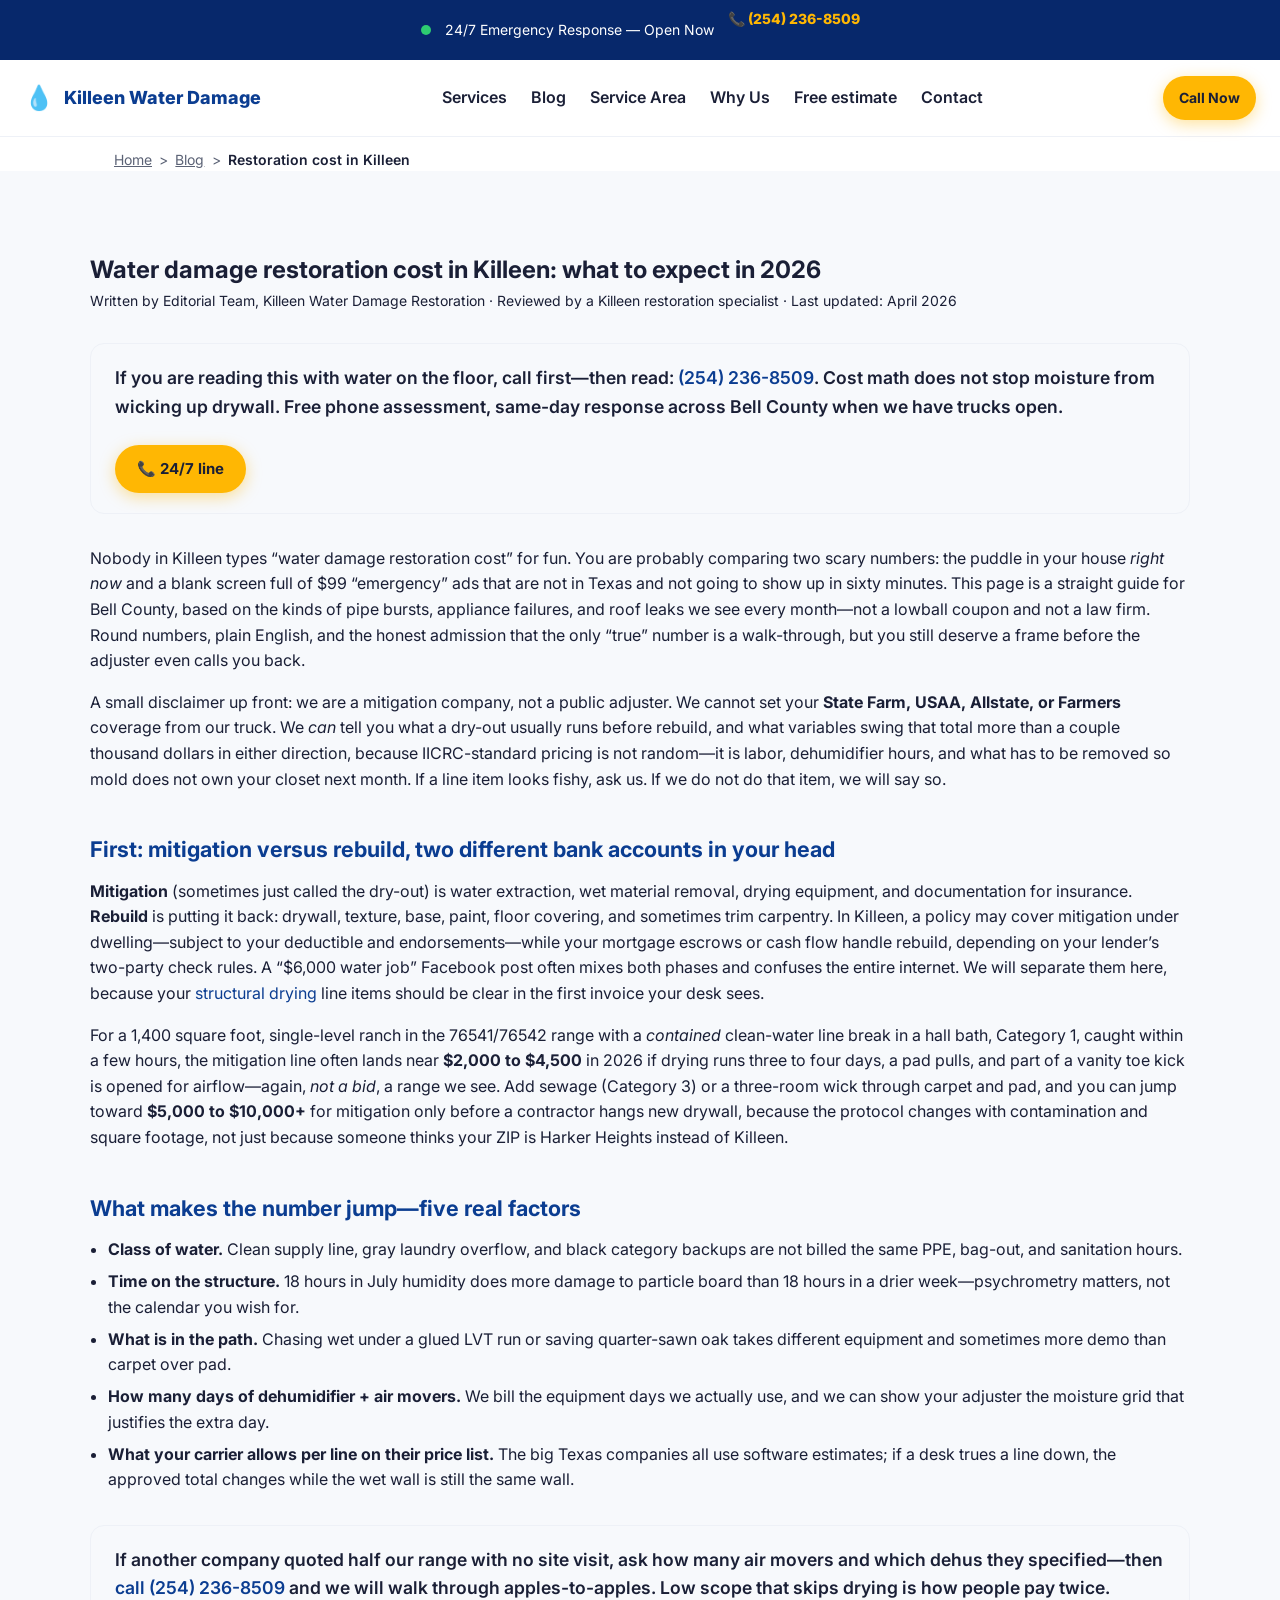
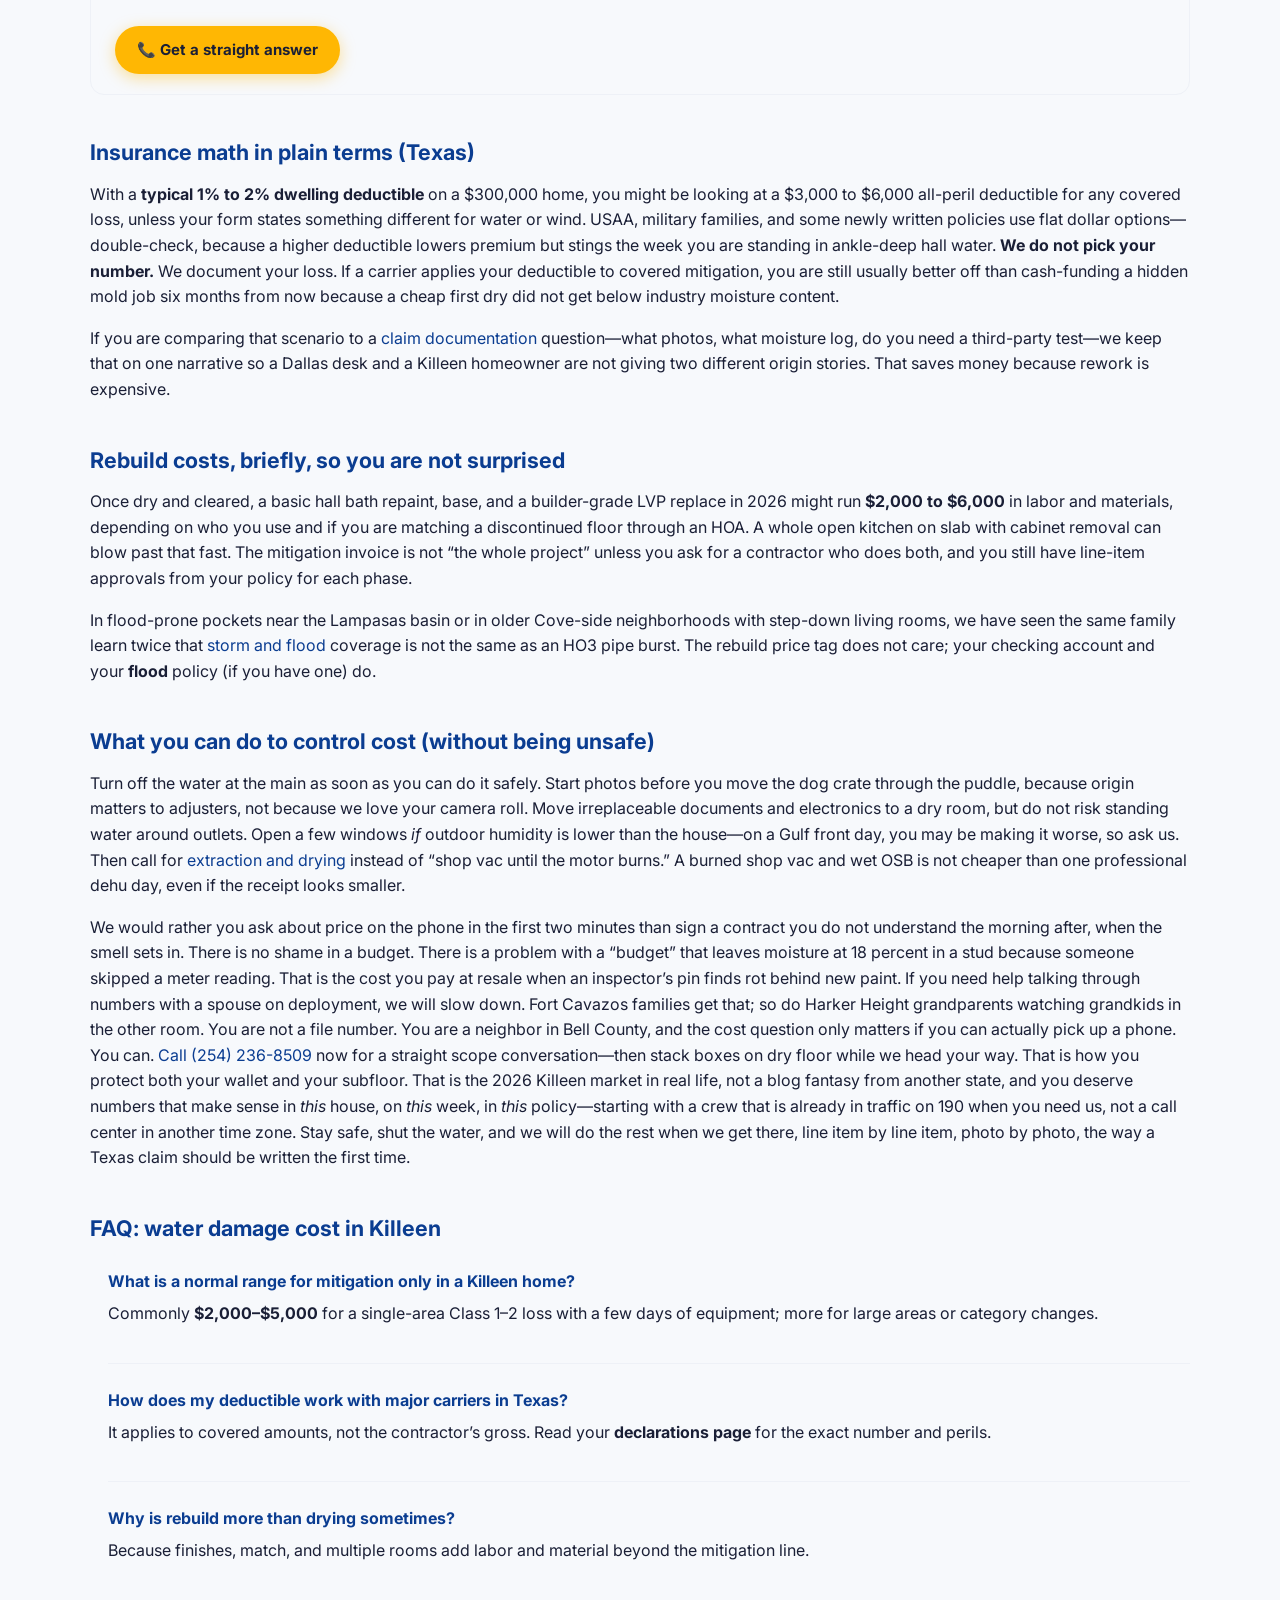
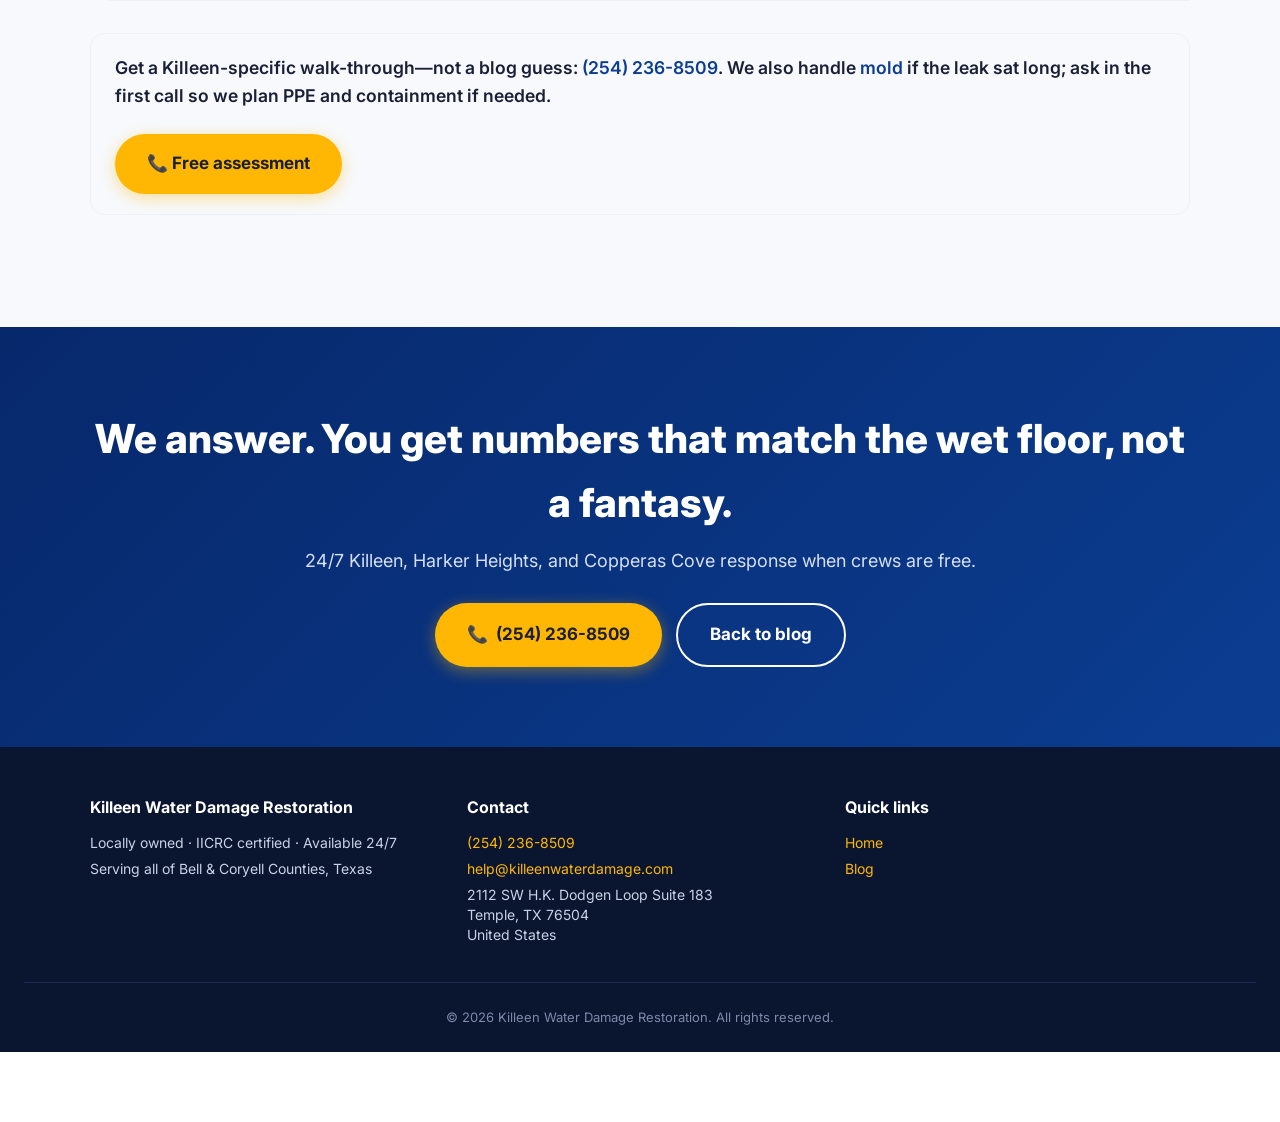
<file: blog/water-damage-restoration-cost-killeen/index.html>
<!DOCTYPE html>
<html lang="en">
<head>
  <meta charset="UTF-8" />
  <meta name="google-site-verification" content="pLTv24Zc-dVqzHTM5Gm-5TnB09vjNI4DpMO-hupSkQg" />
  <meta name="viewport" content="width=device-width, initial-scale=1.0" />
  <title>Water Damage Restoration Cost in Killeen (2026) | Killeen Water Damage Restoration</title>
  <meta name="description" content="Realistic water damage restoration cost in Killeen, TX: drying, tear-out, and rebuild numbers for Bell County homes, plus how your deductible and carrier affect what you pay out of pocket." />
  <link rel="canonical" href="https://killeenwaterdamage.com/blog/water-damage-restoration-cost-killeen/" />
  <link rel="icon" href="/favicon.ico" type="image/x-icon" />
  <link rel="icon" href="/favicon.svg" type="image/svg+xml" />
  <meta property="og:url" content="https://killeenwaterdamage.com/blog/water-damage-restoration-cost-killeen/" />
  <meta property="og:type" content="article" />
  <meta property="og:title" content="Water damage restoration cost in Killeen | 2026 guide" />
  <meta property="og:description" content="Mitigation, drying, and rebuild cost ranges for Killeen homeowners—no fake $99 specials." />
  <meta property="og:image" content="https://killeenwaterdamage.com/og.jpg" />
  <meta name="twitter:card" content="summary_large_image" />
  <meta name="theme-color" content="#0b3d91" />
  <link rel="preconnect" href="https://fonts.googleapis.com" />
  <link rel="preconnect" href="https://fonts.gstatic.com" crossorigin />
  <link href="https://fonts.googleapis.com/css2?family=Inter:wght@400;600;800&display=swap" rel="stylesheet" />
  <link rel="stylesheet" href="/styles.css" />
  <script type="application/ld+json" id="ld-breadcrumb">{
  "@context": "https://schema.org",
  "@type": "BreadcrumbList",
  "itemListElement": [
    { "@type": "ListItem", "position": 1, "name": "Home", "item": "https://killeenwaterdamage.com/" },
    { "@type": "ListItem", "position": 2, "name": "Blog", "item": "https://killeenwaterdamage.com/blog/" },
    { "@type": "ListItem", "position": 3, "name": "Restoration cost in Killeen", "item": "https://killeenwaterdamage.com/blog/water-damage-restoration-cost-killeen/" }
  ]
  }</script>
  <script type="application/ld+json" id="ld-article">{
  "@context": "https://schema.org",
  "@type": "BlogPosting",
  "headline": "Water damage restoration cost in Killeen: what to expect in 2026",
  "dateModified": "2026-04-21",
  "datePublished": "2026-04-21",
  "author": { "@type": "Person", "name": "Editorial Team, Killeen Water Damage Restoration" },
  "publisher": { "@type": "Organization", "name": "Killeen Water Damage Restoration" },
  "mainEntityOfPage": "https://killeenwaterdamage.com/blog/water-damage-restoration-cost-killeen/"
  }</script>
  <script type="application/ld+json" id="ld-faq">{
  "@context": "https://schema.org",
  "@type": "FAQPage",
  "mainEntity": [
    { "@type": "Question", "name": "What is a normal range for water mitigation only in a Killeen home?", "acceptedAnswer": { "@type": "Answer", "text": "In 2026, a Category 1 or 2 water loss that stays in a kitchen or one bathroom, with straight extraction and three to four days of drying, often ends up in the $2,000 to $5,000 zone before any rebuild, depending on how much baseboard, pad, and cabinet trim must come out, and your carrier price list. Category 3 sewage or a multi-room spread can double that quickly. These are not quotes—field conditions vary." } },
    { "@type": "Question", "name": "Is that before or after my deductible with State Farm, USAA, or Allstate in Texas?", "acceptedAnswer": { "@type": "Answer", "text": "Your deductible is taken from the covered part of a claim, not tacked on top of the contractor list price in a direct-pay scenario. A $2,500 all-peril deductible on a $6,000 covered mitigation can leave $3,500 to pay through insurance toward approved line items, but the math depends on what the desk approves. Always read your dec page for the exact number—percent wind/hail and flat dollar water deductibles are not the same on every form." } },
    { "@type": "Question", "name": "When does rebuild cost more than the drying invoice?", "acceptedAnswer": { "@type": "Answer", "text": "When cabinet banks, LVP, or full-height drywall in multiple rooms are removed. A mitigation-only job might end at $3,000 to $4,000 while matching flooring and repainting a connected great room in a newer Killeen build can be another $5,000 to $15,000, depending on materials and your contractor, separate from the drying company scope." } }
  ]
  }</script>
</head>
<body>
  <div class="topbar">
    <span class="topbar__pulse" aria-hidden="true"></span>
    <span>24/7 Emergency Response &mdash; Open Now</span>
    <a href="tel:+12542368509" class="topbar__phone">📞 <span data-site-phone-text></span></a>
  </div>

  <header class="site-header">
    <a href="/" class="logo" aria-label="Killeen Water Damage home">
      <span class="logo__mark" aria-hidden="true">💧</span>
      <span class="logo__text">Killeen Water Damage</span>
    </a>
    <nav class="nav" aria-label="Primary">
      <a href="https://killeenwaterdamage.com/#services">Services</a>
      <a href="https://killeenwaterdamage.com/blog/">Blog</a>
      <a href="https://killeenwaterdamage.com/#area">Service Area</a>
      <a href="https://killeenwaterdamage.com/#why">Why Us</a>
      <a href="https://killeenwaterdamage.com/#estimate">Free estimate</a>
      <a href="https://killeenwaterdamage.com/#contact">Contact</a>
    </nav>
    <a href="tel:+12542368509" class="btn btn--primary btn--sm" aria-label="Call for exact estimate in Killeen">Call Now</a>
  </header>

  <div class="breadcrumb" aria-label="Breadcrumb">
    <a href="https://killeenwaterdamage.com/">Home</a><span class="breadcrumb__sep" aria-hidden="true"> &gt; </span><a href="https://killeenwaterdamage.com/blog/">Blog</a><span class="breadcrumb__sep" aria-hidden="true"> &gt; </span><span class="breadcrumb__current" aria-current="page">Restoration cost in Killeen</span>
  </div>

  <section class="section section--alt" aria-label="Article">
    <div class="container prose">
      <h1>Water damage restoration cost in Killeen: what to expect in 2026</h1>
      <p class="post-eat">Written by Editorial Team, Killeen Water Damage Restoration &middot; Reviewed by a Killeen restoration specialist &middot; Last updated: April 2026</p>

      <div class="blog-cta" role="note" aria-label="Call us now">
        <p class="post-lead">If you are reading this with water on the floor, call first—then read: <a href="tel:+12542368509"><span data-site-phone-text></span></a>. Cost math does not stop moisture from wicking up drywall. Free phone assessment, same-day response across Bell County when we have trucks open.</p>
        <a href="tel:+12542368509" class="btn btn--primary" aria-label="Call Killeen Water Damage 24-7">📞 24/7 line</a>
      </div>

      <p>
        Nobody in Killeen types &ldquo;water damage restoration cost&rdquo; for fun. You are probably comparing two scary numbers: the puddle in your house <em>right now</em> and a blank screen full of $99 &ldquo;emergency&rdquo; ads that are not in Texas and not going to show up in sixty minutes. This page is a straight guide for Bell County, based on the kinds of pipe bursts, appliance failures, and roof leaks we see every month—not a lowball coupon and not a law firm. Round numbers, plain English, and the honest admission that the only &ldquo;true&rdquo; number is a walk-through, but you still deserve a frame before the adjuster even calls you back.
      </p>
      <p>
        A small disclaimer up front: we are a mitigation company, not a public adjuster. We cannot set your <strong>State Farm, USAA, Allstate, or Farmers</strong> coverage from our truck. We <em>can</em> tell you what a dry-out usually runs before rebuild, and what variables swing that total more than a couple thousand dollars in either direction, because IICRC-standard pricing is not random—it is labor, dehumidifier hours, and what has to be removed so mold does not own your closet next month. If a line item looks fishy, ask us. If we do not do that item, we will say so.
      </p>

      <h2>First: mitigation versus rebuild, two different bank accounts in your head</h2>
      <p>
        <strong>Mitigation</strong> (sometimes just called the dry-out) is water extraction, wet material removal, drying equipment, and documentation for insurance. <strong>Rebuild</strong> is putting it back: drywall, texture, base, paint, floor covering, and sometimes trim carpentry. In Killeen, a policy may cover mitigation under dwelling—subject to your deductible and endorsements—while your mortgage escrows or cash flow handle rebuild, depending on your lender&rsquo;s two-party check rules. A &ldquo;$6,000 water job&rdquo; Facebook post often mixes both phases and confuses the entire internet. We will separate them here, because your <a href="/services/structural-drying/">structural drying</a> line items should be clear in the first invoice your desk sees.
      </p>
      <p>
        For a 1,400 square foot, single-level ranch in the 76541/76542 range with a <em>contained</em> clean-water line break in a hall bath, Category 1, caught within a few hours, the mitigation line often lands near <strong>$2,000 to $4,500</strong> in 2026 if drying runs three to four days, a pad pulls, and part of a vanity toe kick is opened for airflow—again, <em>not a bid</em>, a range we see. Add sewage (Category 3) or a three-room wick through carpet and pad, and you can jump toward <strong>$5,000 to $10,000+</strong> for mitigation only before a contractor hangs new drywall, because the protocol changes with contamination and square footage, not just because someone thinks your ZIP is Harker Heights instead of Killeen.
      </p>

      <h2>What makes the number jump—five real factors</h2>
      <ul>
        <li><strong>Class of water.</strong> Clean supply line, gray laundry overflow, and black category backups are not billed the same PPE, bag-out, and sanitation hours.</li>
        <li><strong>Time on the structure.</strong> 18 hours in July humidity does more damage to particle board than 18 hours in a drier week—psychrometry matters, not the calendar you wish for.</li>
        <li><strong>What is in the path.</strong> Chasing wet under a glued LVT run or saving quarter-sawn oak takes different equipment and sometimes more demo than carpet over pad.</li>
        <li><strong>How many days of dehumidifier + air movers.</strong> We bill the equipment days we actually use, and we can show your adjuster the moisture grid that justifies the extra day.</li>
        <li><strong>What your carrier allows per line on their price list.</strong> The big Texas companies all use software estimates; if a desk trues a line down, the approved total changes while the wet wall is still the same wall.</li>
      </ul>

      <div class="blog-cta" role="note" aria-label="Call if you are comparing estimates">
        <p class="post-lead">If another company quoted half our range with no site visit, ask how many air movers and which dehus they specified—then <a href="tel:+12542368509">call <span data-site-phone-text></span></a> and we will walk through apples-to-apples. Low scope that skips drying is how people pay twice.</p>
        <a href="tel:+12542368509" class="btn btn--primary" aria-label="Get second opinion on Killeen water damage cost">📞 Get a straight answer</a>
      </div>

      <h2>Insurance math in plain terms (Texas)</h2>
      <p>
        With a <strong>typical 1% to 2% dwelling deductible</strong> on a $300,000 home, you might be looking at a $3,000 to $6,000 all-peril deductible for any covered loss, unless your form states something different for water or wind. USAA, military families, and some newly written policies use flat dollar options—double-check, because a higher deductible lowers premium but stings the week you are standing in ankle-deep hall water. <strong>We do not pick your number.</strong> We document your loss. If a carrier applies your deductible to covered mitigation, you are still usually better off than cash-funding a hidden mold job six months from now because a cheap first dry did not get below industry moisture content.
      </p>
      <p>
        If you are comparing that scenario to a <a href="/services/insurance-claim-help/">claim documentation</a> question—what photos, what moisture log, do you need a third-party test—we keep that on one narrative so a Dallas desk and a Killeen homeowner are not giving two different origin stories. That saves money because rework is expensive.
      </p>

      <h2>Rebuild costs, briefly, so you are not surprised</h2>
      <p>
        Once dry and cleared, a basic hall bath repaint, base, and a builder-grade LVP replace in 2026 might run <strong>$2,000 to $6,000</strong> in labor and materials, depending on who you use and if you are matching a discontinued floor through an HOA. A whole open kitchen on slab with cabinet removal can blow past that fast. The mitigation invoice is not &ldquo;the whole project&rdquo; unless you ask for a contractor who does both, and you still have line-item approvals from your policy for each phase.
      </p>
      <p>
        In flood-prone pockets near the Lampasas basin or in older Cove-side neighborhoods with step-down living rooms, we have seen the same family learn twice that <a href="/services/storm-flood-damage/">storm and flood</a> coverage is not the same as an HO3 pipe burst. The rebuild price tag does not care; your checking account and your <strong>flood</strong> policy (if you have one) do.
      </p>

      <h2>What you can do to control cost (without being unsafe)</h2>
      <p>
        Turn off the water at the main as soon as you can do it safely. Start photos before you move the dog crate through the puddle, because origin matters to adjusters, not because we love your camera roll. Move irreplaceable documents and electronics to a dry room, but do not risk standing water around outlets. Open a few windows <em>if</em> outdoor humidity is lower than the house—on a Gulf front day, you may be making it worse, so ask us. Then call for <a href="/services/water-extraction/">extraction and drying</a> instead of &ldquo;shop vac until the motor burns.&rdquo; A burned shop vac and wet OSB is not cheaper than one professional dehu day, even if the receipt looks smaller.
      </p>
      <p>
        We would rather you ask about price on the phone in the first two minutes than sign a contract you do not understand the morning after, when the smell sets in. There is no shame in a budget. There is a problem with a &ldquo;budget&rdquo; that leaves moisture at 18 percent in a stud because someone skipped a meter reading. That is the cost you pay at resale when an inspector&rsquo;s pin finds rot behind new paint. If you need help talking through numbers with a spouse on deployment, we will slow down. Fort Cavazos families get that; so do Harker Height grandparents watching grandkids in the other room. You are not a file number. You are a neighbor in Bell County, and the cost question only matters if you can actually pick up a phone. You can. <a href="tel:+12542368509">Call <span data-site-phone-text></span></a> now for a straight scope conversation—then stack boxes on dry floor while we head your way. That is how you protect both your wallet and your subfloor. That is the 2026 Killeen market in real life, not a blog fantasy from another state, and you deserve numbers that make sense in <em>this</em> house, on <em>this</em> week, in <em>this</em> policy—starting with a crew that is already in traffic on 190 when you need us, not a call center in another time zone. Stay safe, shut the water, and we will do the rest when we get there, line item by line item, photo by photo, the way a Texas claim should be written the first time.
      </p>

      <h2>FAQ: water damage cost in Killeen</h2>
      <ul class="faq__list">
        <li>
          <h3>What is a normal range for mitigation only in a Killeen home?</h3>
          <p>Commonly <strong>$2,000&ndash;$5,000</strong> for a single-area Class 1&ndash;2 loss with a few days of equipment; more for large areas or category changes.</p>
        </li>
        <li>
          <h3>How does my deductible work with major carriers in Texas?</h3>
          <p>It applies to covered amounts, not the contractor&rsquo;s gross. Read your <strong>declarations page</strong> for the exact number and perils.</p>
        </li>
        <li>
          <h3>Why is rebuild more than drying sometimes?</h3>
          <p>Because finishes, match, and multiple rooms add labor and material beyond the mitigation line.</p>
        </li>
      </ul>

      <div class="blog-cta" role="note" aria-label="Final CTA">
        <p class="post-lead">Get a Killeen-specific walk-through—not a blog guess: <a href="tel:+12542368509"><span data-site-phone-text></span></a>. We also handle <a href="/services/mold-remediation/">mold</a> if the leak sat long; ask in the first call so we plan PPE and containment if needed.</p>
        <a href="tel:+12542368509" class="btn btn--primary btn--xl" aria-label="Request free on-site or phone estimate">📞 Free assessment</a>
      </div>
    </div>
  </section>

  <section class="cta" aria-label="Call us">
    <div class="container">
      <h2>We answer. You get numbers that match the wet floor, not a fantasy.</h2>
      <p>24/7 Killeen, Harker Heights, and Copperas Cove response when crews are free.</p>
      <div class="cta__buttons">
        <a href="tel:+12542368509" class="btn btn--primary btn--xl" aria-label="Call Killeen Water Damage">📞 <span data-site-phone-text></span></a>
        <a href="/blog/" class="btn btn--ghost btn--xl">Back to blog</a>
      </div>
    </div>
  </section>

  <footer class="footer" role="contentinfo">
    <div class="container footer__inner">
      <div>
        <strong>Killeen Water Damage Restoration</strong>
        <p>Locally owned &middot; IICRC certified &middot; Available 24/7</p>
        <p>Serving all of Bell &amp; Coryell Counties, Texas</p>
      </div>
      <div>
        <strong>Contact</strong>
        <p><a href="tel:+12542368509"><span data-site-phone-text></span></a></p>
        <p><a href="mailto:help@killeenwaterdamage.com">help@killeenwaterdamage.com</a></p>
        <p class="footer__address" data-site-address></p>
      </div>
      <div>
        <strong>Quick links</strong>
        <p><a href="/">Home</a></p>
        <p><a href="/blog/">Blog</a></p>
      </div>
    </div>
    <div class="footer__legal">
      &copy; <span id="year"></span> Killeen Water Damage Restoration. All rights reserved.
    </div>
  </footer>

  <a href="tel:+12542368509" class="sticky-call" aria-label="Call Killeen Water Damage now">📞 Call Now &mdash; 24/7</a>
  <script src="/site.config.js" defer></script>
  <script src="/script.js" defer></script>
</body>
</html>
</file>
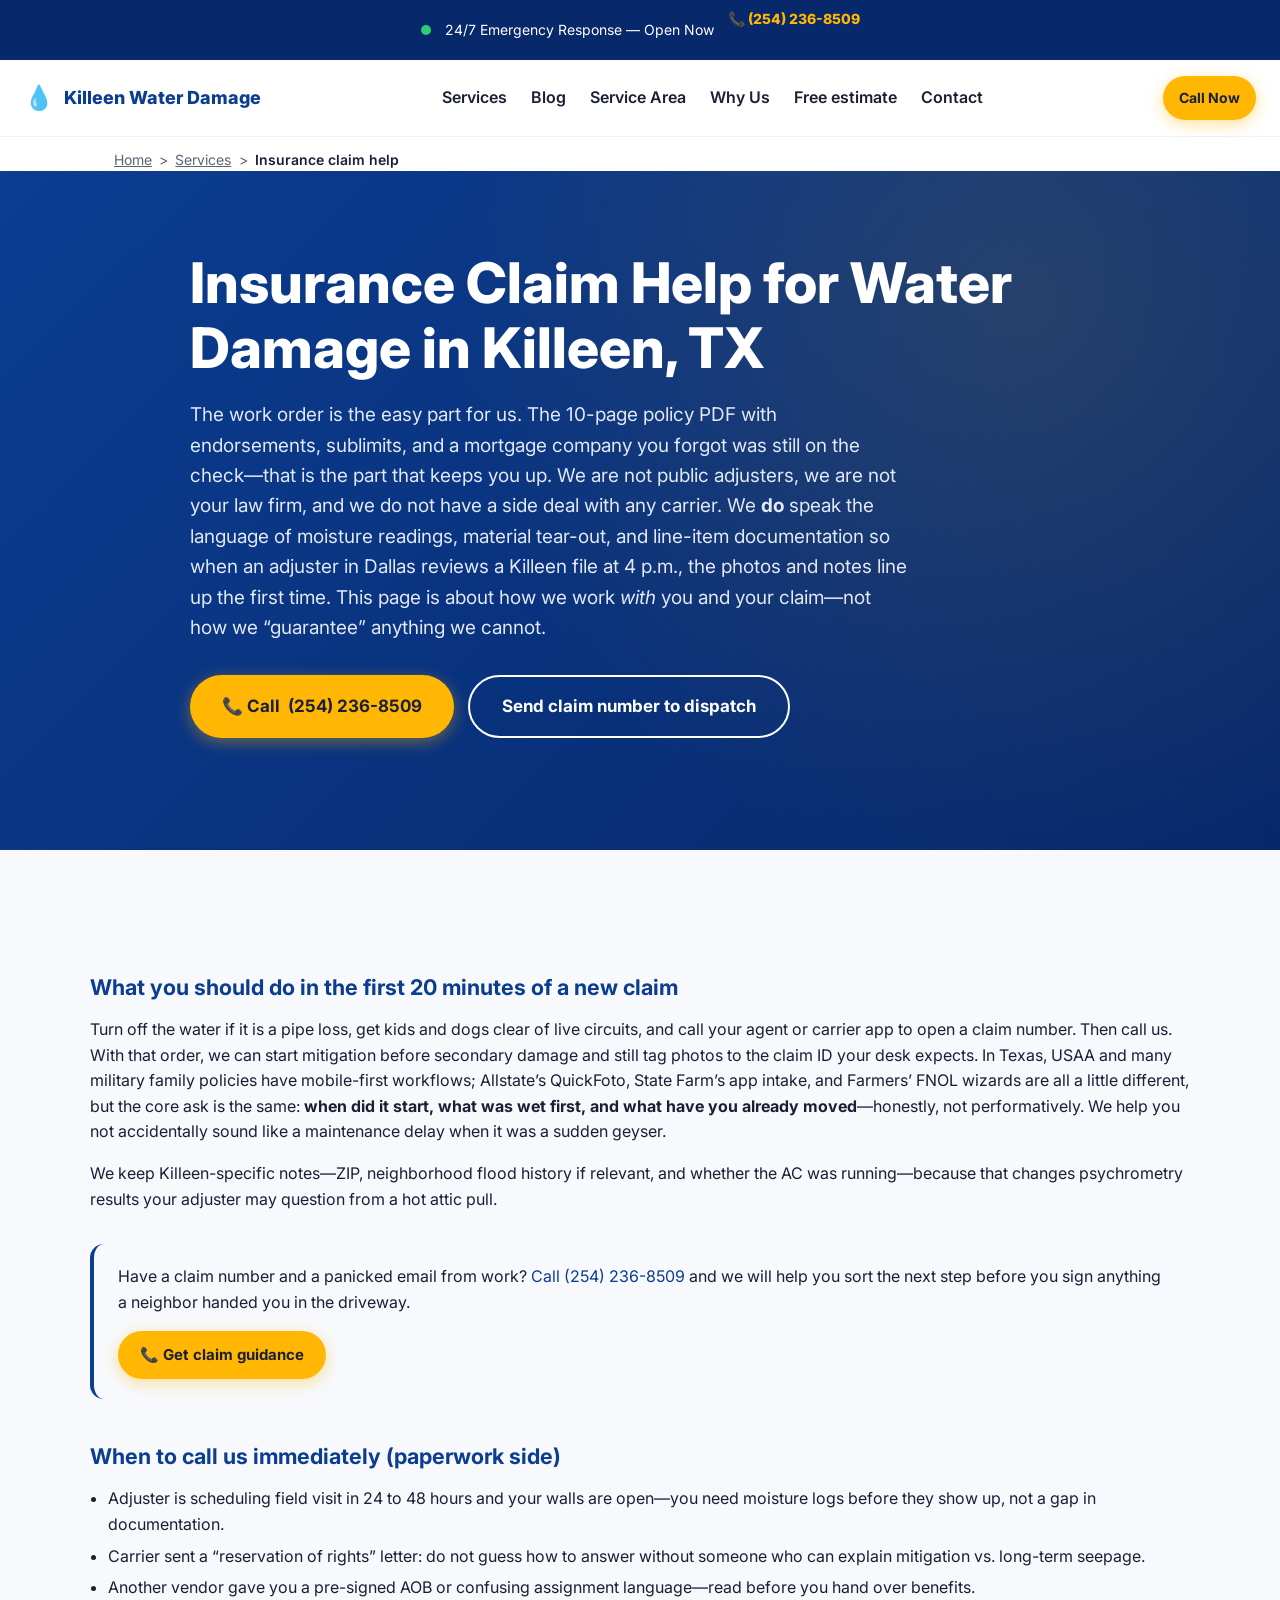
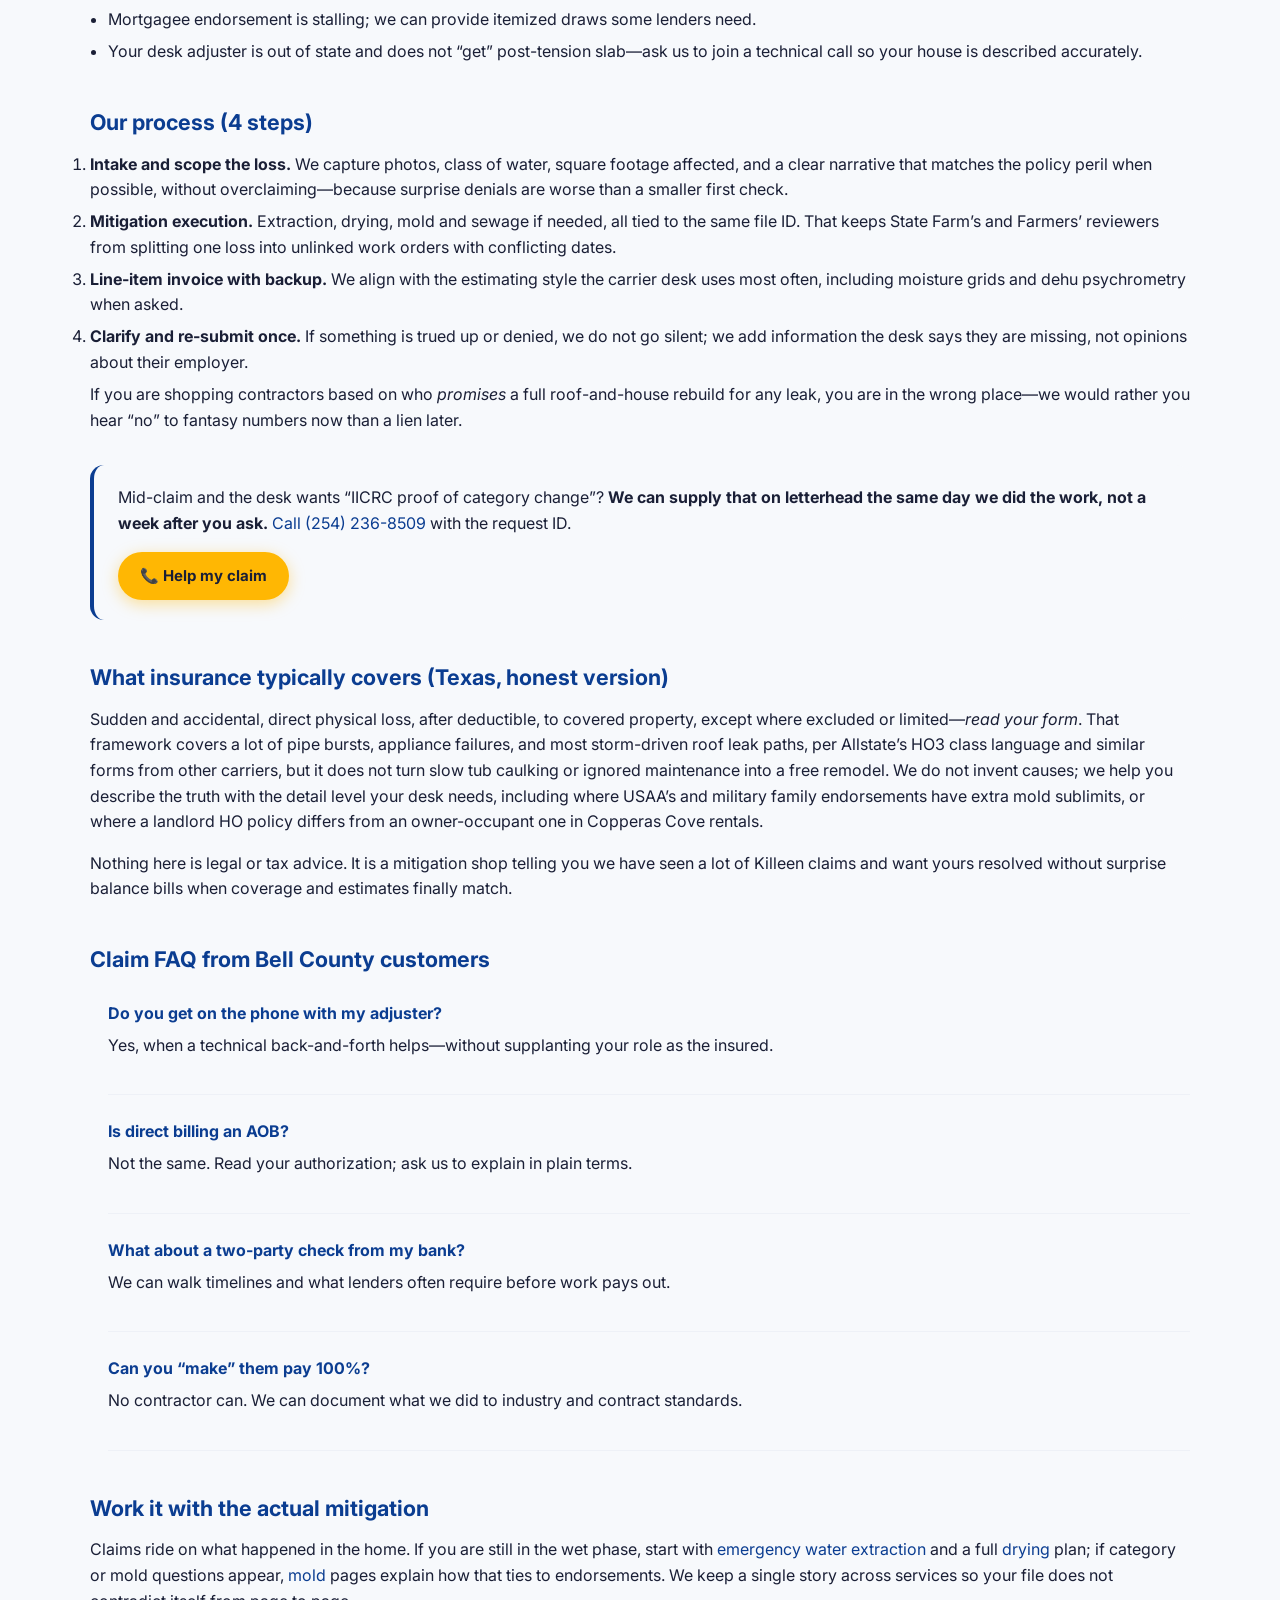
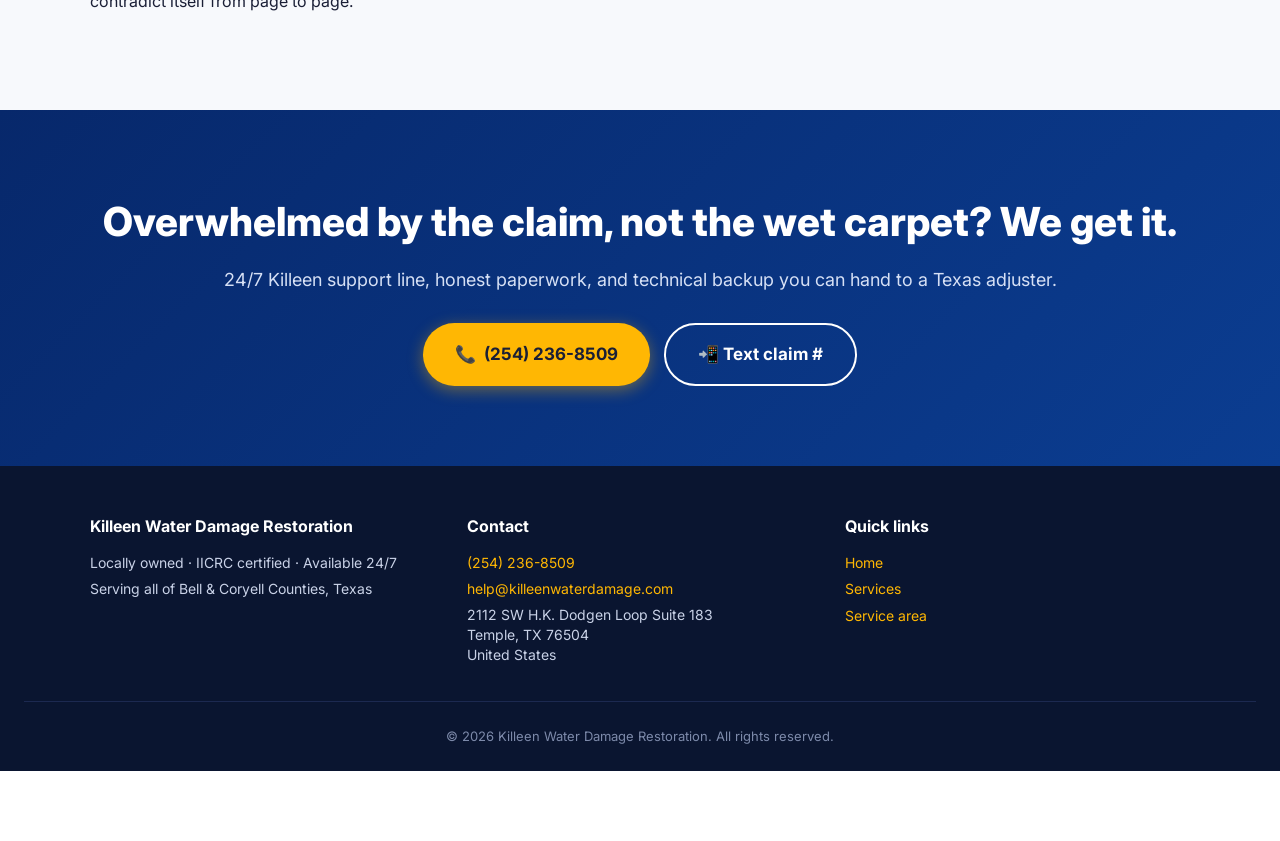
<file: services/insurance-claim-help/index.html>
<!DOCTYPE html>
<html lang="en">
<head>
  <meta charset="UTF-8" />
  <meta name="google-site-verification" content="pLTv24Zc-dVqzHTM5Gm-5TnB09vjNI4DpMO-hupSkQg" />
  <meta name="viewport" content="width=device-width, initial-scale=1.0" />
  <title>Insurance Claim Help for Water Damage in Killeen, TX | Killeen Water Damage Restoration</title>
  <meta name="description" content="We document water damage, speak adjuster language, and bill Texas carriers directly—State Farm, USAA, Allstate, Farmers, and more. 24/7 Killeen support so you are not alone on the call." />
  <meta name="theme-color" content="#0b3d91" />
  <link rel="canonical" href="https://killeenwaterdamage.com/services/insurance-claim-help/" />
  <link rel="icon" href="/favicon.ico" type="image/x-icon" />
  <link rel="icon" href="/favicon.svg" type="image/svg+xml" />
  <meta property="og:type" content="website" />
  <meta property="og:url" content="https://killeenwaterdamage.com/services/insurance-claim-help/" />
  <meta property="og:title" content="Insurance Claim Help in Killeen, TX | Killeen Water Damage Restoration" />
  <meta property="og:description" content="Xactimate-style documentation, direct billing, and plain-English help with your Texas homeowners water claim." />
  <meta property="og:image" content="https://killeenwaterdamage.com/og.jpg" />
  <meta property="og:image:width" content="1200" />
  <meta property="og:image:height" content="630" />
  <meta property="og:locale" content="en_US" />
  <meta name="twitter:card" content="summary_large_image" />
  <meta name="twitter:title" content="Insurance Claim Help in Killeen, TX | Killeen Water Damage Restoration" />
  <meta name="twitter:description" content="Documentation and billing for Texas water claims—Killeen area." />
  <meta name="twitter:image" content="https://killeenwaterdamage.com/og.jpg" />
  <link rel="preconnect" href="https://fonts.googleapis.com" />
  <link rel="preconnect" href="https://fonts.gstatic.com" crossorigin />
  <link href="https://fonts.googleapis.com/css2?family=Inter:wght@400;600;800&display=swap" rel="stylesheet" />
  <link rel="stylesheet" href="/styles.css" />
  <script type="application/ld+json" id="ld-breadcrumb">{
  "@context": "https://schema.org",
  "@type": "BreadcrumbList",
  "itemListElement": [
    { "@type": "ListItem", "position": 1, "name": "Home", "item": "https://killeenwaterdamage.com/" },
    { "@type": "ListItem", "position": 2, "name": "Services", "item": "https://killeenwaterdamage.com/#services" },
    { "@type": "ListItem", "position": 3, "name": "Insurance Claim Help", "item": "https://killeenwaterdamage.com/services/insurance-claim-help/" }
  ]
  }</script>
  <script type="application/ld+json" id="ld-service">{
  "@context": "https://schema.org",
  "@type": "Service",
  "name": "Insurance claim documentation and support for water damage in Killeen, TX",
  "serviceType": "Property insurance claim support &mdash; water damage",
  "description": "Itemized estimates, photos, moisture logs, and adjuster communication for water mitigation customers in Killeen, Texas and surrounding areas. Direct billing to major carriers when coverage applies and agreements allow.",
  "url": "https://killeenwaterdamage.com/services/insurance-claim-help/",
  "provider": { "@id": "https://killeenwaterdamage.com/#localBusiness" },
  "areaServed": { "@type": "City", "name": "Killeen" }
  }</script>
  <script type="application/ld+json" id="ld-faq">{
  "@context": "https://schema.org",
  "@type": "FAQPage",
  "mainEntity": [
    { "@type": "Question", "name": "Will you talk to my adjuster directly, or do I have to be on every call?", "acceptedAnswer": { "@type": "Answer", "text": "We can three-way, send written scopes, and answer technical questions on moisture and material removal, but the policy is a contract between you and your carrier. We never sign on your behalf; we back your story with defensible data and industry-standard line items. For many Texas HO claims with Allstate, State Farm, Farmers, or USAA, one detailed PDF beats five confused phone tag loops with you in the middle." } },
    { "@type": "Question", "name": "Is direct pay to the restoration company the same as assignment of benefits?", "acceptedAnswer": { "@type": "Answer", "text": "No. In Texas, be careful with AOB forms. We can bill carriers directly under agreed assignment and payment terms when the carrier allows and you authorize in writing, but you should read everything before you sign, and you can ask us in plain terms what a paragraph means. If we ever cannot bill direct, you get the same line-item invoice to submit yourself." } },
    { "@type": "Question", "name": "What if my mortgage company is on the check?", "acceptedAnswer": { "@type": "Answer", "text": "We have helped Killeen homeowners with endorsement workflows before; timelines slow down. Start that conversation early, keep digital copies, and we will not pretend the funds cleared until your bank and lender requirements are met." } },
    { "@type": "Question", "name": "Can you guarantee the carrier will pay your full invoice?", "acceptedAnswer": { "@type": "Answer", "text": "We cannot. No honest contractor can, because the adjuster must apply your deductible, perils, limits, and endorsements. We can guarantee the invoice matches what we did on site and what IICRC standards require for a safe, dry, sanitary structure." } }
  ]
  }</script>
</head>
<body>
  <div class="topbar">
    <span class="topbar__pulse" aria-hidden="true"></span>
    <span>24/7 Emergency Response &mdash; Open Now</span>
    <a href="tel:+12542368509" class="topbar__phone">📞 <span data-site-phone-text></span></a>
  </div>

  <header class="site-header">
    <a href="/" class="logo" aria-label="Killeen Water Damage home">
      <span class="logo__mark" aria-hidden="true">💧</span>
      <span class="logo__text">Killeen Water Damage</span>
    </a>
    <nav class="nav" aria-label="Primary">
      <a href="https://killeenwaterdamage.com/#services">Services</a>
      <a href="https://killeenwaterdamage.com/blog/">Blog</a>
      <a href="https://killeenwaterdamage.com/#area">Service Area</a>
      <a href="https://killeenwaterdamage.com/#why">Why Us</a>
      <a href="https://killeenwaterdamage.com/#estimate">Free estimate</a>
      <a href="https://killeenwaterdamage.com/#contact">Contact</a>
    </nav>
    <a href="tel:+12542368509" class="btn btn--primary btn--sm" aria-label="Call for insurance help with water claim">Call Now</a>
  </header>

  <div class="breadcrumb" aria-label="Breadcrumb">
    <a href="https://killeenwaterdamage.com/">Home</a><span class="breadcrumb__sep" aria-hidden="true"> &gt; </span><a href="https://killeenwaterdamage.com/#services">Services</a><span class="breadcrumb__sep" aria-hidden="true"> &gt; </span><span class="breadcrumb__current" aria-current="page">Insurance claim help</span>
  </div>

  <header class="hero" role="banner">
    <div class="hero__inner">
      <h1>Insurance Claim Help for Water Damage in Killeen, TX</h1>
      <p class="hero__sub">
        The work order is the easy part for us. The 10-page policy PDF with endorsements, sublimits, and a mortgage company you forgot was still on the check—that is the part that keeps you up. We are not public adjusters, we are not your law firm, and we do not have a side deal with any carrier. We <strong>do</strong> speak the language of moisture readings, material tear-out, and line-item documentation so when an adjuster in Dallas reviews a Killeen file at 4 p.m., the photos and notes line up the first time. This page is about how we work <em>with</em> you and your claim—not how we &ldquo;guarantee&rdquo; anything we cannot.
      </p>
      <div class="hero__cta">
        <a href="tel:+12542368509" class="btn btn--primary btn--xl" aria-label="Call to discuss insurance and water claim">📞 Call <span data-site-phone-text></span></a>
        <a href="https://killeenwaterdamage.com/#contact" class="btn btn--ghost btn--xl">Send claim number to dispatch</a>
      </div>
    </div>
  </header>

  <section class="section section--alt">
    <div class="container prose">
      <h2>What you should do in the first 20 minutes of a new claim</h2>
      <p>
        Turn off the water if it is a pipe loss, get kids and dogs clear of live circuits, and call your agent or carrier app to open a claim number. Then call us. With that order, we can start mitigation before secondary damage and still tag photos to the claim ID your desk expects. In Texas, USAA and many military family policies have mobile-first workflows; Allstate&rsquo;s QuickFoto, State Farm&rsquo;s app intake, and Farmers&rsquo; FNOL wizards are all a little different, but the core ask is the same: <strong>when did it start, what was wet first, and what have you already moved</strong>—honestly, not performatively. We help you not accidentally sound like a maintenance delay when it was a sudden geyser.
      </p>
      <p>
        We keep Killeen-specific notes—ZIP, neighborhood flood history if relevant, and whether the AC was running—because that changes psychrometry results your adjuster may question from a hot attic pull.
      </p>

      <div class="prose-cta">
        <p>Have a claim number and a panicked email from work? <a href="tel:+12542368509">Call <span data-site-phone-text></span></a> and we will help you sort the next step before you sign anything a neighbor handed you in the driveway.</p>
        <a href="tel:+12542368509" class="btn btn--primary" aria-label="Killeen water claim phone support">📞 Get claim guidance</a>
      </div>

      <h2>When to call us immediately (paperwork side)</h2>
      <ul>
        <li>Adjuster is scheduling field visit in 24 to 48 hours and your walls are open—you need moisture logs before they show up, not a gap in documentation.</li>
        <li>Carrier sent a &ldquo;reservation of rights&rdquo; letter: do not guess how to answer without someone who can explain mitigation vs. long-term seepage.</li>
        <li>Another vendor gave you a pre-signed AOB or confusing assignment language—read before you hand over benefits.</li>
        <li>Mortgagee endorsement is stalling; we can provide itemized draws some lenders need.</li>
        <li>Your desk adjuster is out of state and does not &ldquo;get&rdquo; post-tension slab—ask us to join a technical call so your house is described accurately.</li>
      </ul>

      <h2>Our process (4 steps)</h2>
      <ol>
        <li><strong>Intake and scope the loss.</strong> We capture photos, class of water, square footage affected, and a clear narrative that matches the policy peril when possible, without overclaiming—because surprise denials are worse than a smaller first check.</li>
        <li><strong>Mitigation execution.</strong> Extraction, drying, mold and sewage if needed, all tied to the same file ID. That keeps State Farm&rsquo;s and Farmers&rsquo; reviewers from splitting one loss into unlinked work orders with conflicting dates.</li>
        <li><strong>Line-item invoice with backup.</strong> We align with the estimating style the carrier desk uses most often, including moisture grids and dehu psychrometry when asked.</li>
        <li><strong>Clarify and re-submit once.</strong> If something is trued up or denied, we do not go silent; we add information the desk says they are missing, not opinions about their employer.</li>
      </ol>

      <p>
        If you are shopping contractors based on who <em>promises</em> a full roof-and-house rebuild for any leak, you are in the wrong place—we would rather you hear &ldquo;no&rdquo; to fantasy numbers now than a lien later.
      </p>

      <div class="prose-cta">
        <p>Mid-claim and the desk wants &ldquo;IICRC proof of category change&rdquo;? <strong>We can supply that on letterhead the same day we did the work, not a week after you ask.</strong> <a href="tel:+12542368509">Call <span data-site-phone-text></span></a> with the request ID.</p>
        <a href="tel:+12542368509" class="btn btn--primary" aria-label="Call for claim documentation Killeen">📞 Help my claim</a>
      </div>

      <h2>What insurance typically covers (Texas, honest version)</h2>
      <p>
        Sudden and accidental, direct physical loss, after deductible, to covered property, except where excluded or limited—<em>read your form</em>. That framework covers a lot of pipe bursts, appliance failures, and most storm-driven roof leak paths, per Allstate&rsquo;s HO3 class language and similar forms from other carriers, but it does not turn slow tub caulking or ignored maintenance into a free remodel. We do not invent causes; we help you describe the truth with the detail level your desk needs, including where USAA&rsquo;s and military family endorsements have extra mold sublimits, or where a landlord HO policy differs from an owner-occupant one in Copperas Cove rentals.
      </p>
      <p>
        Nothing here is legal or tax advice. It is a mitigation shop telling you we have seen a lot of Killeen claims and want yours resolved without surprise balance bills when coverage and estimates finally match.
      </p>

      <h2>Claim FAQ from Bell County customers</h2>
      <ul class="faq__list">
        <li><h3>Do you get on the phone with my adjuster?</h3><p>Yes, when a technical back-and-forth helps—without supplanting your role as the insured.</p></li>
        <li><h3>Is direct billing an AOB?</h3><p>Not the same. Read your authorization; ask us to explain in plain terms.</p></li>
        <li><h3>What about a two-party check from my bank?</h3><p>We can walk timelines and what lenders often require before work pays out.</p></li>
        <li><h3>Can you &ldquo;make&rdquo; them pay 100%?</h3><p>No contractor can. We can document what we did to industry and contract standards.</p></li>
      </ul>

      <h2>Work it with the actual mitigation</h2>
      <p>Claims ride on what happened in the home. If you are still in the wet phase, start with <a href="/services/water-extraction/">emergency water extraction</a> and a full <a href="/services/structural-drying/">drying</a> plan; if category or mold questions appear, <a href="/services/mold-remediation/">mold</a> pages explain how that ties to endorsements. We keep a single story across services so your file does not contradict itself from page to page.</p>
    </div>
  </section>

  <section class="cta" aria-label="Call to action">
    <div class="container">
      <h2>Overwhelmed by the claim, not the wet carpet? We get it.</h2>
      <p>24/7 Killeen support line, honest paperwork, and technical backup you can hand to a Texas adjuster.</p>
      <div class="cta__buttons">
        <a href="tel:+12542368509" class="btn btn--primary btn--xl" aria-label="Call for insurance and water claim help in Killeen">📞 <span data-site-phone-text></span></a>
        <a href="sms:+12542368509" class="btn btn--ghost btn--xl" aria-label="Text your claim number to our team">📲 Text claim #</a>
      </div>
    </div>
  </section>

  <footer class="footer" role="contentinfo">
    <div class="container footer__inner">
      <div>
        <strong>Killeen Water Damage Restoration</strong>
        <p>Locally owned &middot; IICRC certified &middot; Available 24/7</p>
        <p>Serving all of Bell &amp; Coryell Counties, Texas</p>
      </div>
      <div>
        <strong>Contact</strong>
        <p><a href="tel:+12542368509"><span data-site-phone-text></span></a></p>
        <p><a href="mailto:help@killeenwaterdamage.com">help@killeenwaterdamage.com</a></p>
        <p class="footer__address" data-site-address></p>
      </div>
      <div>
        <strong>Quick links</strong>
        <p><a href="/">Home</a></p>
        <p><a href="https://killeenwaterdamage.com/#services">Services</a></p>
        <p><a href="https://killeenwaterdamage.com/#area">Service area</a></p>
      </div>
    </div>
    <div class="footer__legal">
      &copy; <span id="year"></span> Killeen Water Damage Restoration. All rights reserved.
    </div>
  </footer>

  <a href="tel:+12542368509" class="sticky-call" aria-label="Call Killeen Water Damage now">📞 Call Now &mdash; 24/7</a>
  <script src="/site.config.js" defer></script>
  <script src="/script.js" defer></script>
</body>
</html>
</file>
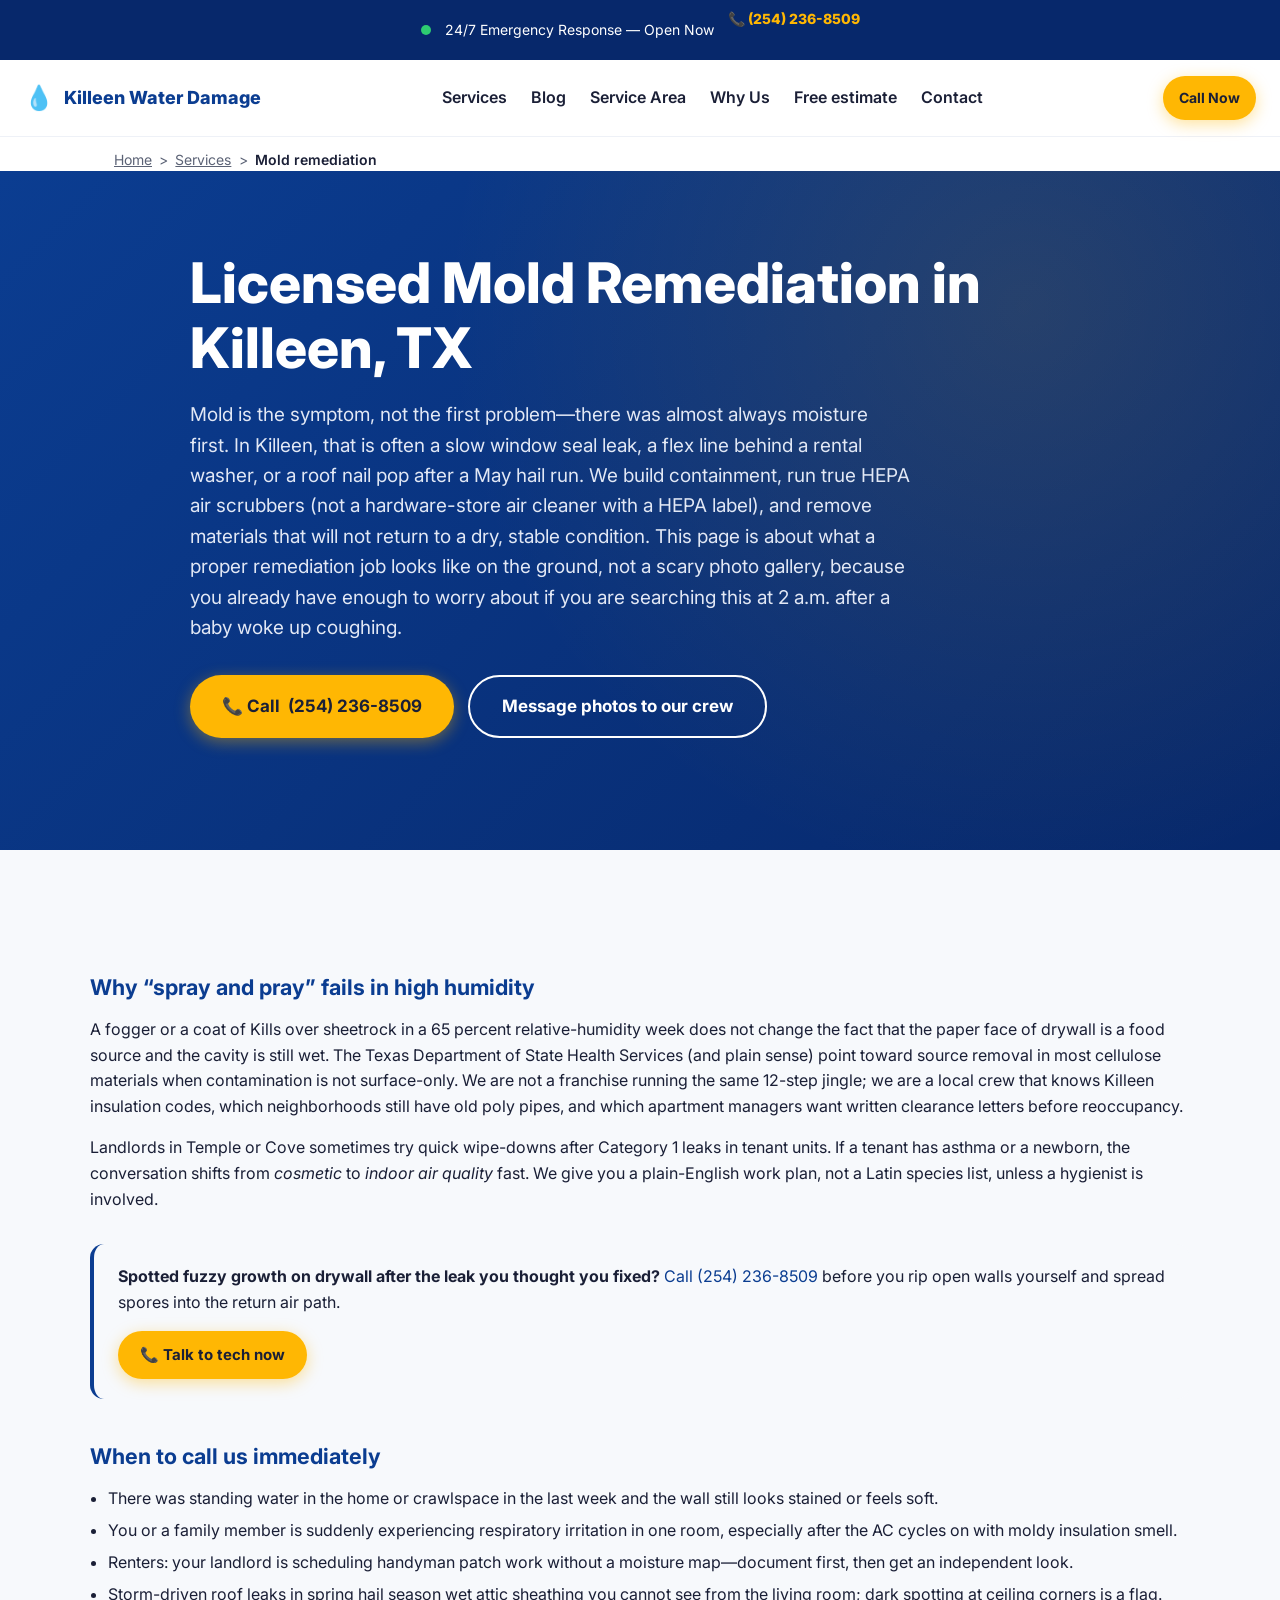
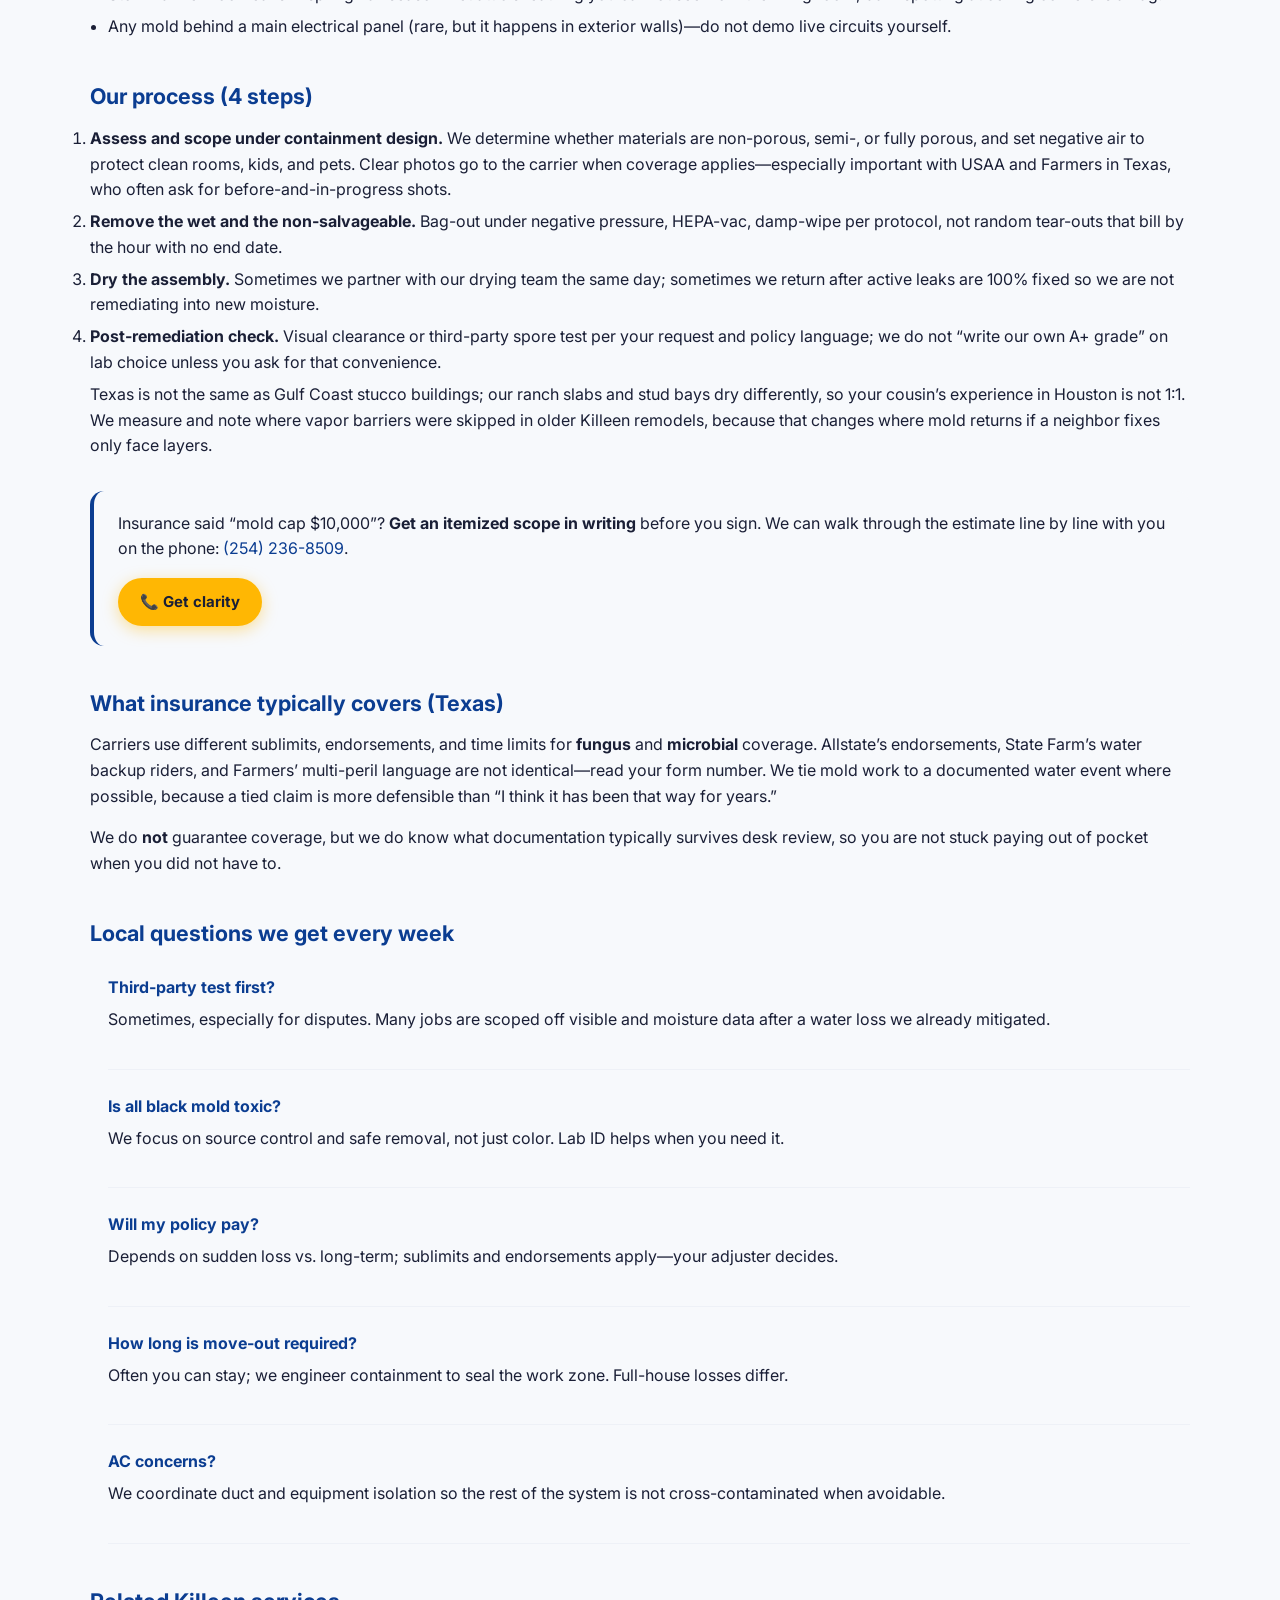
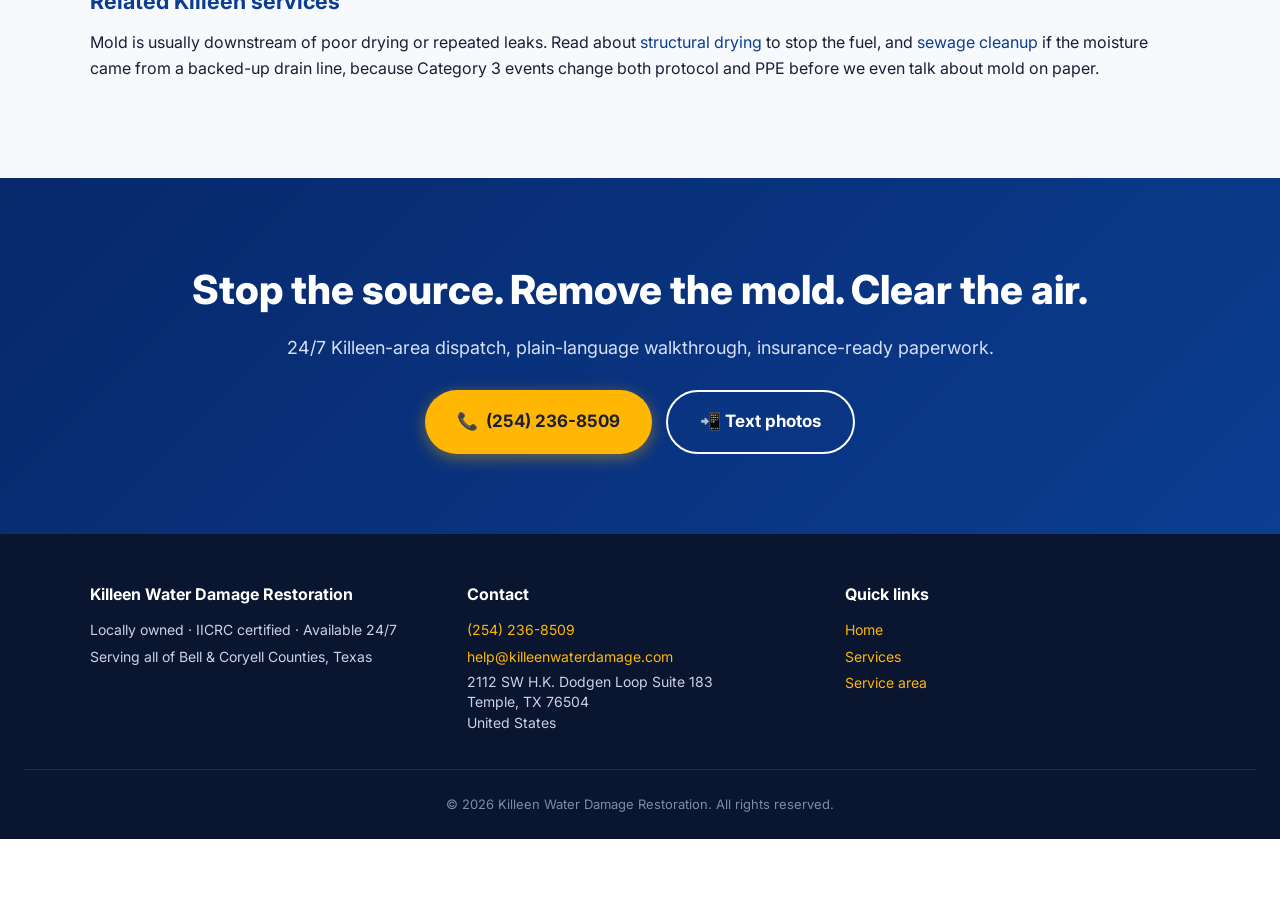
<file: services/mold-remediation/index.html>
<!DOCTYPE html>
<html lang="en">
<head>
  <meta charset="UTF-8" />
  <meta name="google-site-verification" content="pLTv24Zc-dVqzHTM5Gm-5TnB09vjNI4DpMO-hupSkQg" />
  <meta name="viewport" content="width=device-width, initial-scale=1.0" />
  <title>Licensed Mold Remediation in Killeen, TX | Killeen Water Damage Restoration</title>
  <meta name="description" content="Mold in your Killeen home after a leak? Containment, HEPA air scrubbers, and removal to Texas and IICRC standards—documentation for insurance. Call 24/7." />
  <meta name="theme-color" content="#0b3d91" />
  <link rel="canonical" href="https://killeenwaterdamage.com/services/mold-remediation/" />
  <link rel="icon" href="/favicon.ico" type="image/x-icon" />
  <link rel="icon" href="/favicon.svg" type="image/svg+xml" />
  <meta property="og:type" content="website" />
  <meta property="og:url" content="https://killeenwaterdamage.com/services/mold-remediation/" />
  <meta property="og:title" content="Mold Remediation in Killeen, TX | Killeen Water Damage Restoration" />
  <meta property="og:description" content="IICRC mold remediation, containment, and clearance for Killeen, Harker Heights, and Copperas Cove properties." />
  <meta property="og:image" content="https://killeenwaterdamage.com/og.jpg" />
  <meta property="og:image:width" content="1200" />
  <meta property="og:image:height" content="630" />
  <meta property="og:locale" content="en_US" />
  <meta name="twitter:card" content="summary_large_image" />
  <meta name="twitter:title" content="Mold Remediation in Killeen, TX | Killeen Water Damage Restoration" />
  <meta name="twitter:description" content="Containment, HEPA negative air, removal—clear documentation for Texas homes." />
  <meta name="twitter:image" content="https://killeenwaterdamage.com/og.jpg" />
  <link rel="preconnect" href="https://fonts.googleapis.com" />
  <link rel="preconnect" href="https://fonts.gstatic.com" crossorigin />
  <link href="https://fonts.googleapis.com/css2?family=Inter:wght@400;600;800&display=swap" rel="stylesheet" />
  <link rel="stylesheet" href="/styles.css" />
  <script type="application/ld+json" id="ld-breadcrumb">{
  "@context": "https://schema.org",
  "@type": "BreadcrumbList",
  "itemListElement": [
    { "@type": "ListItem", "position": 1, "name": "Home", "item": "https://killeenwaterdamage.com/" },
    { "@type": "ListItem", "position": 2, "name": "Services", "item": "https://killeenwaterdamage.com/#services" },
    { "@type": "ListItem", "position": 3, "name": "Mold Remediation", "item": "https://killeenwaterdamage.com/services/mold-remediation/" }
  ]
  }</script>
  <script type="application/ld+json" id="ld-service">{
  "@context": "https://schema.org",
  "@type": "Service",
  "name": "Mold remediation in Killeen, TX",
  "serviceType": "Mold inspection and remediation",
  "description": "Licensed mold remediation for residential and small commercial properties in Killeen, TX with negative air, HEPA filtration, and controlled demolition of affected materials per IICRC S520 and applicable Texas rules.",
  "url": "https://killeenwaterdamage.com/services/mold-remediation/",
  "provider": { "@id": "https://killeenwaterdamage.com/#localBusiness" },
  "areaServed": { "@type": "City", "name": "Killeen" }
  }</script>
  <script type="application/ld+json" id="ld-faq">{
  "@context": "https://schema.org",
  "@type": "FAQPage",
  "mainEntity": [
    { "@type": "Question", "name": "Do I need a separate mold inspection before you remediate in Texas?", "acceptedAnswer": { "@type": "Answer", "text": "For many jobs we can document visible mold and a clear moisture source under one scope, especially when tied to a covered water loss. Some insurance policies or health concerns call for a third-party industrial hygienist; we can recommend testing protocols if you want an independent pre- and post-clearance on paper." } },
    { "@type": "Question", "name": "Is black mold the only kind that matters in Killeen homes?", "acceptedAnswer": { "@type": "Answer", "text": "Stachybotrys and other mycotoxin-producing species get the headlines, but any sustained moisture can grow colonies that impact air quality. We do not name-and-shame a color; we look at extent, water history, and whether materials are structurally or hygienically sound." } },
    { "@type": "Question", "name": "Can mold remediation be covered by my homeowners policy?", "acceptedAnswer": { "@type": "Answer", "text": "Mold that directly results from a covered sudden water event is sometimes covered, often with a sublimit—common with State Farm, Allstate, Farmers, and USAA in Texas, but the endorsement language varies. We package photo evidence and drying logs; your adjuster applies the contract language. Long-term maintenance mold is more often out of scope." } },
    { "@type": "Question", "name": "How long is my family out of the house?", "acceptedAnswer": { "@type": "Answer", "text": "It depends on isolation strategy. We keep the rest of the home under negative pressure when possible, so you may not need to relocate. If a bathroom suite is a full strip-out, we will tell you clearly before we cut drywall, not mid-demo." } },
    { "@type": "Question", "name": "What happens to HVAC during mold work?", "acceptedAnswer": { "@type": "Answer", "text": "We often seal and bag registers, add secondary HEPA in return paths if needed, and clean duct trunks in line with the scope. If the system is cross-contaminated, we call that out before we leave so your HVAC vendor can test separately." } }
  ]
  }</script>
</head>
<body>
  <div class="topbar">
    <span class="topbar__pulse" aria-hidden="true"></span>
    <span>24/7 Emergency Response &mdash; Open Now</span>
    <a href="tel:+12542368509" class="topbar__phone">📞 <span data-site-phone-text></span></a>
  </div>

  <header class="site-header">
    <a href="/" class="logo" aria-label="Killeen Water Damage home">
      <span class="logo__mark" aria-hidden="true">💧</span>
      <span class="logo__text">Killeen Water Damage</span>
    </a>
    <nav class="nav" aria-label="Primary">
      <a href="https://killeenwaterdamage.com/#services">Services</a>
      <a href="https://killeenwaterdamage.com/blog/">Blog</a>
      <a href="https://killeenwaterdamage.com/#area">Service Area</a>
      <a href="https://killeenwaterdamage.com/#why">Why Us</a>
      <a href="https://killeenwaterdamage.com/#estimate">Free estimate</a>
      <a href="https://killeenwaterdamage.com/#contact">Contact</a>
    </nav>
    <a href="tel:+12542368509" class="btn btn--primary btn--sm" aria-label="Call for mold help in Killeen">Call Now</a>
  </header>

  <div class="breadcrumb" aria-label="Breadcrumb">
    <a href="https://killeenwaterdamage.com/">Home</a><span class="breadcrumb__sep" aria-hidden="true"> &gt; </span><a href="https://killeenwaterdamage.com/#services">Services</a><span class="breadcrumb__sep" aria-hidden="true"> &gt; </span><span class="breadcrumb__current" aria-current="page">Mold remediation</span>
  </div>

  <header class="hero" role="banner">
    <div class="hero__inner">
      <h1>Licensed Mold Remediation in Killeen, TX</h1>
      <p class="hero__sub">
        Mold is the symptom, not the first problem—there was almost always moisture first. In Killeen, that is often a slow window seal leak, a flex line behind a rental washer, or a roof nail pop after a May hail run. We build containment, run true HEPA air scrubbers (not a hardware-store air cleaner with a HEPA label), and remove materials that will not return to a dry, stable condition. This page is about what a proper remediation job looks like on the ground, not a scary photo gallery, because you already have enough to worry about if you are searching this at 2 a.m. after a baby woke up coughing.
      </p>
      <div class="hero__cta">
        <a href="tel:+12542368509" class="btn btn--primary btn--xl" aria-label="Call for Killeen mold assessment">📞 Call <span data-site-phone-text></span></a>
        <a href="https://killeenwaterdamage.com/#contact" class="btn btn--ghost btn--xl">Message photos to our crew</a>
      </div>
    </div>
  </header>

  <section class="section section--alt">
    <div class="container prose">
      <h2>Why &ldquo;spray and pray&rdquo; fails in high humidity</h2>
      <p>
        A fogger or a coat of Kills over sheetrock in a 65 percent relative-humidity week does not change the fact that the paper face of drywall is a food source and the cavity is still wet. The Texas Department of State Health Services (and plain sense) point toward source removal in most cellulose materials when contamination is not surface-only. We are not a franchise running the same 12-step jingle; we are a local crew that knows Killeen insulation codes, which neighborhoods still have old poly pipes, and which apartment managers want written clearance letters before reoccupancy.
      </p>
      <p>
        Landlords in Temple or Cove sometimes try quick wipe-downs after Category 1 leaks in tenant units. If a tenant has asthma or a newborn, the conversation shifts from <em>cosmetic</em> to <em>indoor air quality</em> fast. We give you a plain-English work plan, not a Latin species list, unless a hygienist is involved.
      </p>

      <div class="prose-cta">
        <p><strong>Spotted fuzzy growth on drywall after the leak you thought you fixed?</strong> <a href="tel:+12542368509">Call <span data-site-phone-text></span></a> before you rip open walls yourself and spread spores into the return air path.</p>
        <a href="tel:+12542368509" class="btn btn--primary" aria-label="Mold response line Killeen">📞 Talk to tech now</a>
      </div>

      <h2>When to call us immediately</h2>
      <ul>
        <li>There was standing water in the home or crawlspace in the last week and the wall still looks stained or feels soft.</li>
        <li>You or a family member is suddenly experiencing respiratory irritation in one room, especially after the AC cycles on with moldy insulation smell.</li>
        <li>Renters: your landlord is scheduling handyman patch work without a moisture map—document first, then get an independent look.</li>
        <li>Storm-driven roof leaks in spring hail season wet attic sheathing you cannot see from the living room; dark spotting at ceiling corners is a flag.</li>
        <li>Any mold behind a main electrical panel (rare, but it happens in exterior walls)—do not demo live circuits yourself.</li>
      </ul>

      <h2>Our process (4 steps)</h2>
      <ol>
        <li><strong>Assess and scope under containment design.</strong> We determine whether materials are non-porous, semi-, or fully porous, and set negative air to protect clean rooms, kids, and pets. Clear photos go to the carrier when coverage applies—especially important with USAA and Farmers in Texas, who often ask for before-and-in-progress shots.</li>
        <li><strong>Remove the wet and the non-salvageable.</strong> Bag-out under negative pressure, HEPA-vac, damp-wipe per protocol, not random tear-outs that bill by the hour with no end date.</li>
        <li><strong>Dry the assembly.</strong> Sometimes we partner with our drying team the same day; sometimes we return after active leaks are 100% fixed so we are not remediating into new moisture.</li>
        <li><strong>Post-remediation check.</strong> Visual clearance or third-party spore test per your request and policy language; we do not &ldquo;write our own A+ grade&rdquo; on lab choice unless you ask for that convenience.</li>
      </ol>

      <p>
        Texas is not the same as Gulf Coast stucco buildings; our ranch slabs and stud bays dry differently, so your cousin&rsquo;s experience in Houston is not 1:1. We measure and note where vapor barriers were skipped in older Killeen remodels, because that changes where mold returns if a neighbor fixes only face layers.
      </p>

      <div class="prose-cta">
        <p>Insurance said &ldquo;mold cap $10,000&rdquo;? <strong>Get an itemized scope in writing</strong> before you sign. We can walk through the estimate line by line with you on the phone: <a href="tel:+12542368509"><span data-site-phone-text></span></a>.</p>
        <a href="tel:+12542368509" class="btn btn--primary" aria-label="Call about mold coverage">📞 Get clarity</a>
      </div>

      <h2>What insurance typically covers (Texas)</h2>
      <p>
        Carriers use different sublimits, endorsements, and time limits for <strong>fungus</strong> and <strong>microbial</strong> coverage. Allstate&rsquo;s endorsements, State Farm&rsquo;s water backup riders, and Farmers&rsquo; multi-peril language are not identical—read your form number. We tie mold work to a documented water event where possible, because a tied claim is more defensible than &ldquo;I think it has been that way for years.&rdquo;
      </p>
      <p>
        We do <strong>not</strong> guarantee coverage, but we do know what documentation typically survives desk review, so you are not stuck paying out of pocket when you did not have to.
      </p>

      <h2>Local questions we get every week</h2>
      <ul class="faq__list">
        <li><h3>Third-party test first?</h3><p>Sometimes, especially for disputes. Many jobs are scoped off visible and moisture data after a water loss we already mitigated.</p></li>
        <li><h3>Is all black mold toxic?</h3><p>We focus on source control and safe removal, not just color. Lab ID helps when you need it.</p></li>
        <li><h3>Will my policy pay?</h3><p>Depends on sudden loss vs. long-term; sublimits and endorsements apply—your adjuster decides.</p></li>
        <li><h3>How long is move-out required?</h3><p>Often you can stay; we engineer containment to seal the work zone. Full-house losses differ.</p></li>
        <li><h3>AC concerns?</h3><p>We coordinate duct and equipment isolation so the rest of the system is not cross-contaminated when avoidable.</p></li>
      </ul>

      <h2>Related Killeen services</h2>
      <p>Mold is usually downstream of poor drying or repeated leaks. Read about <a href="/services/structural-drying/">structural drying</a> to stop the fuel, and <a href="/services/sewage-cleanup/">sewage cleanup</a> if the moisture came from a backed-up drain line, because Category 3 events change both protocol and PPE before we even talk about mold on paper.</p>
    </div>
  </section>

  <section class="cta" aria-label="Call to action">
    <div class="container">
      <h2>Stop the source. Remove the mold. Clear the air.</h2>
      <p>24/7 Killeen-area dispatch, plain-language walkthrough, insurance-ready paperwork.</p>
      <div class="cta__buttons">
        <a href="tel:+12542368509" class="btn btn--primary btn--xl" aria-label="Call for mold remediation in Killeen">📞 <span data-site-phone-text></span></a>
        <a href="sms:+12542368509" class="btn btn--ghost btn--xl" aria-label="Text mold photos to our team">📲 Text photos</a>
      </div>
    </div>
  </section>

  <footer class="footer" role="contentinfo">
    <div class="container footer__inner">
      <div>
        <strong>Killeen Water Damage Restoration</strong>
        <p>Locally owned &middot; IICRC certified &middot; Available 24/7</p>
        <p>Serving all of Bell &amp; Coryell Counties, Texas</p>
      </div>
      <div>
        <strong>Contact</strong>
        <p><a href="tel:+12542368509"><span data-site-phone-text></span></a></p>
        <p><a href="mailto:help@killeenwaterdamage.com">help@killeenwaterdamage.com</a></p>
        <p class="footer__address" data-site-address></p>
      </div>
      <div>
        <strong>Quick links</strong>
        <p><a href="/">Home</a></p>
        <p><a href="https://killeenwaterdamage.com/#services">Services</a></p>
        <p><a href="https://killeenwaterdamage.com/#area">Service area</a></p>
      </div>
    </div>
    <div class="footer__legal">
      &copy; <span id="year"></span> Killeen Water Damage Restoration. All rights reserved.
    </div>
  </footer>

  <a href="tel:+12542368509" class="sticky-call" aria-label="Call Killeen Water Damage now">📞 Call Now &mdash; 24/7</a>
  <script src="/site.config.js" defer></script>
  <script src="/script.js" defer></script>
</body>
</html>
</file>
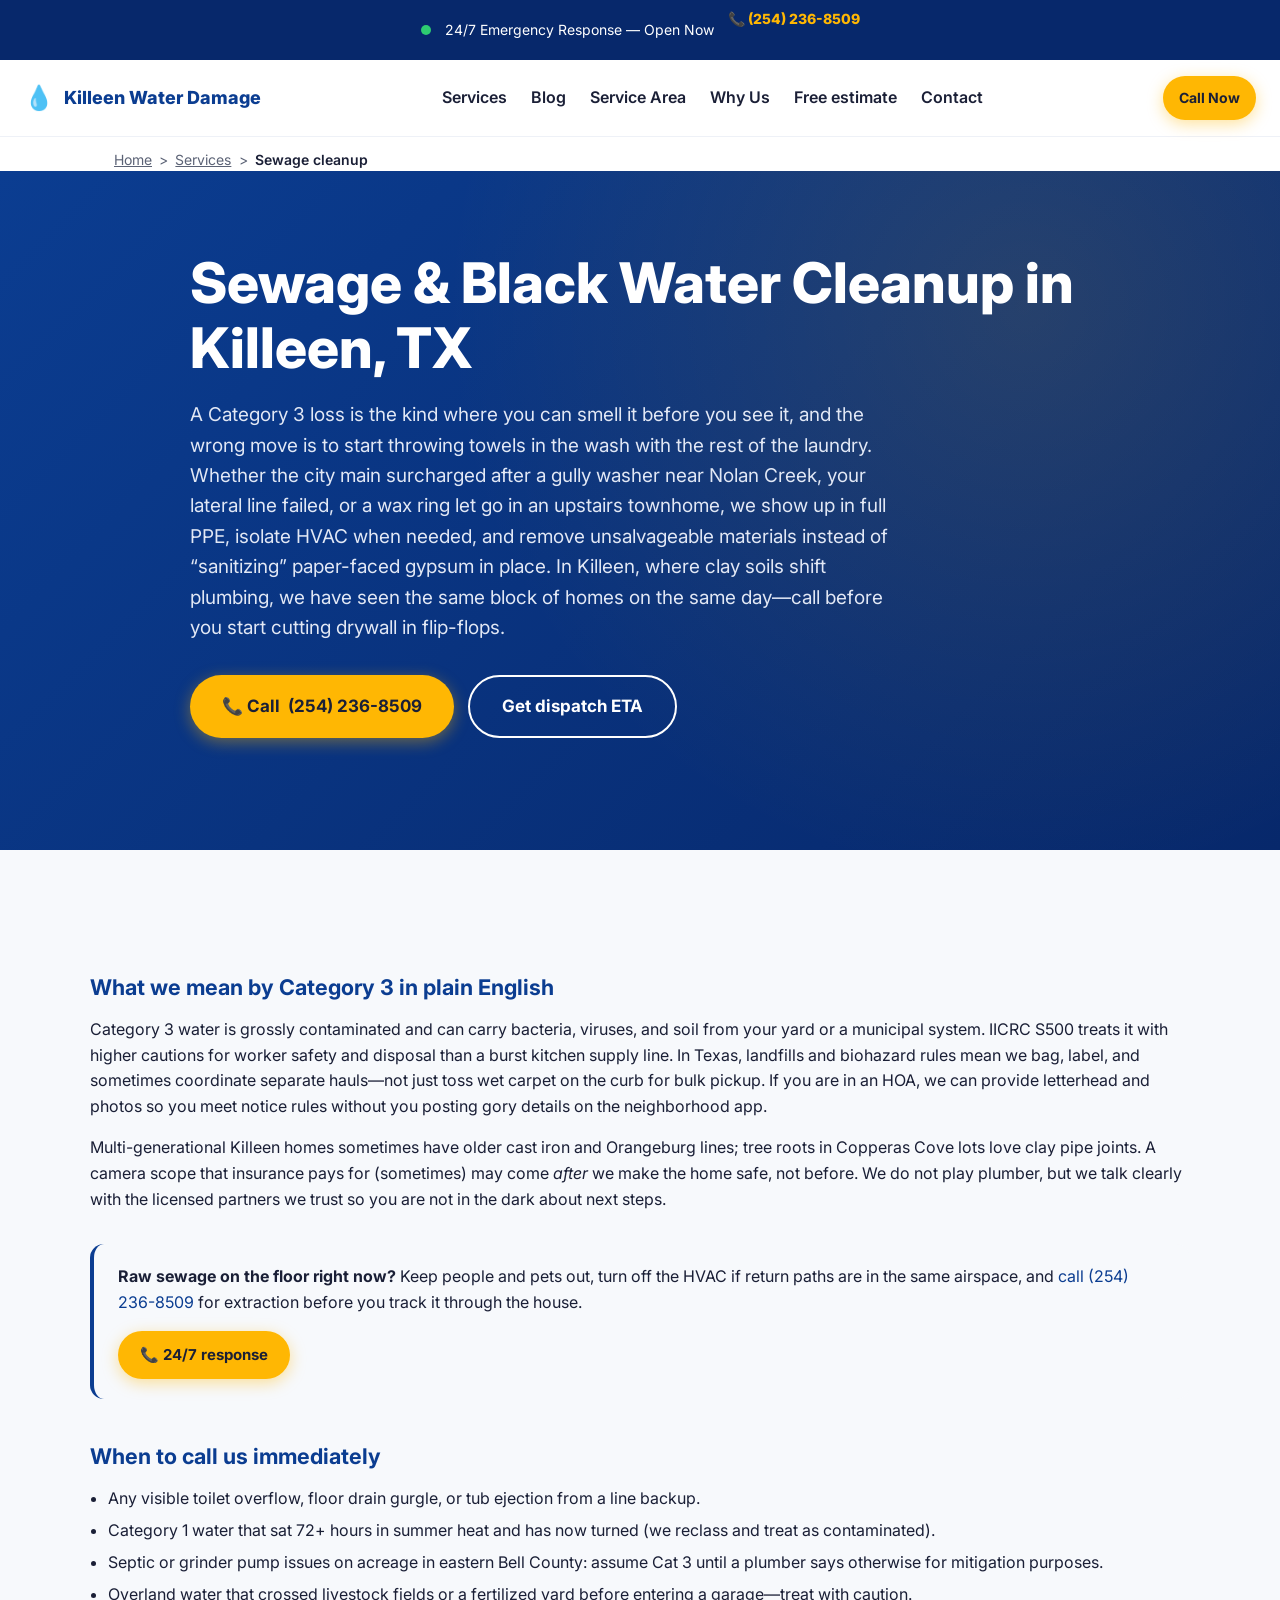
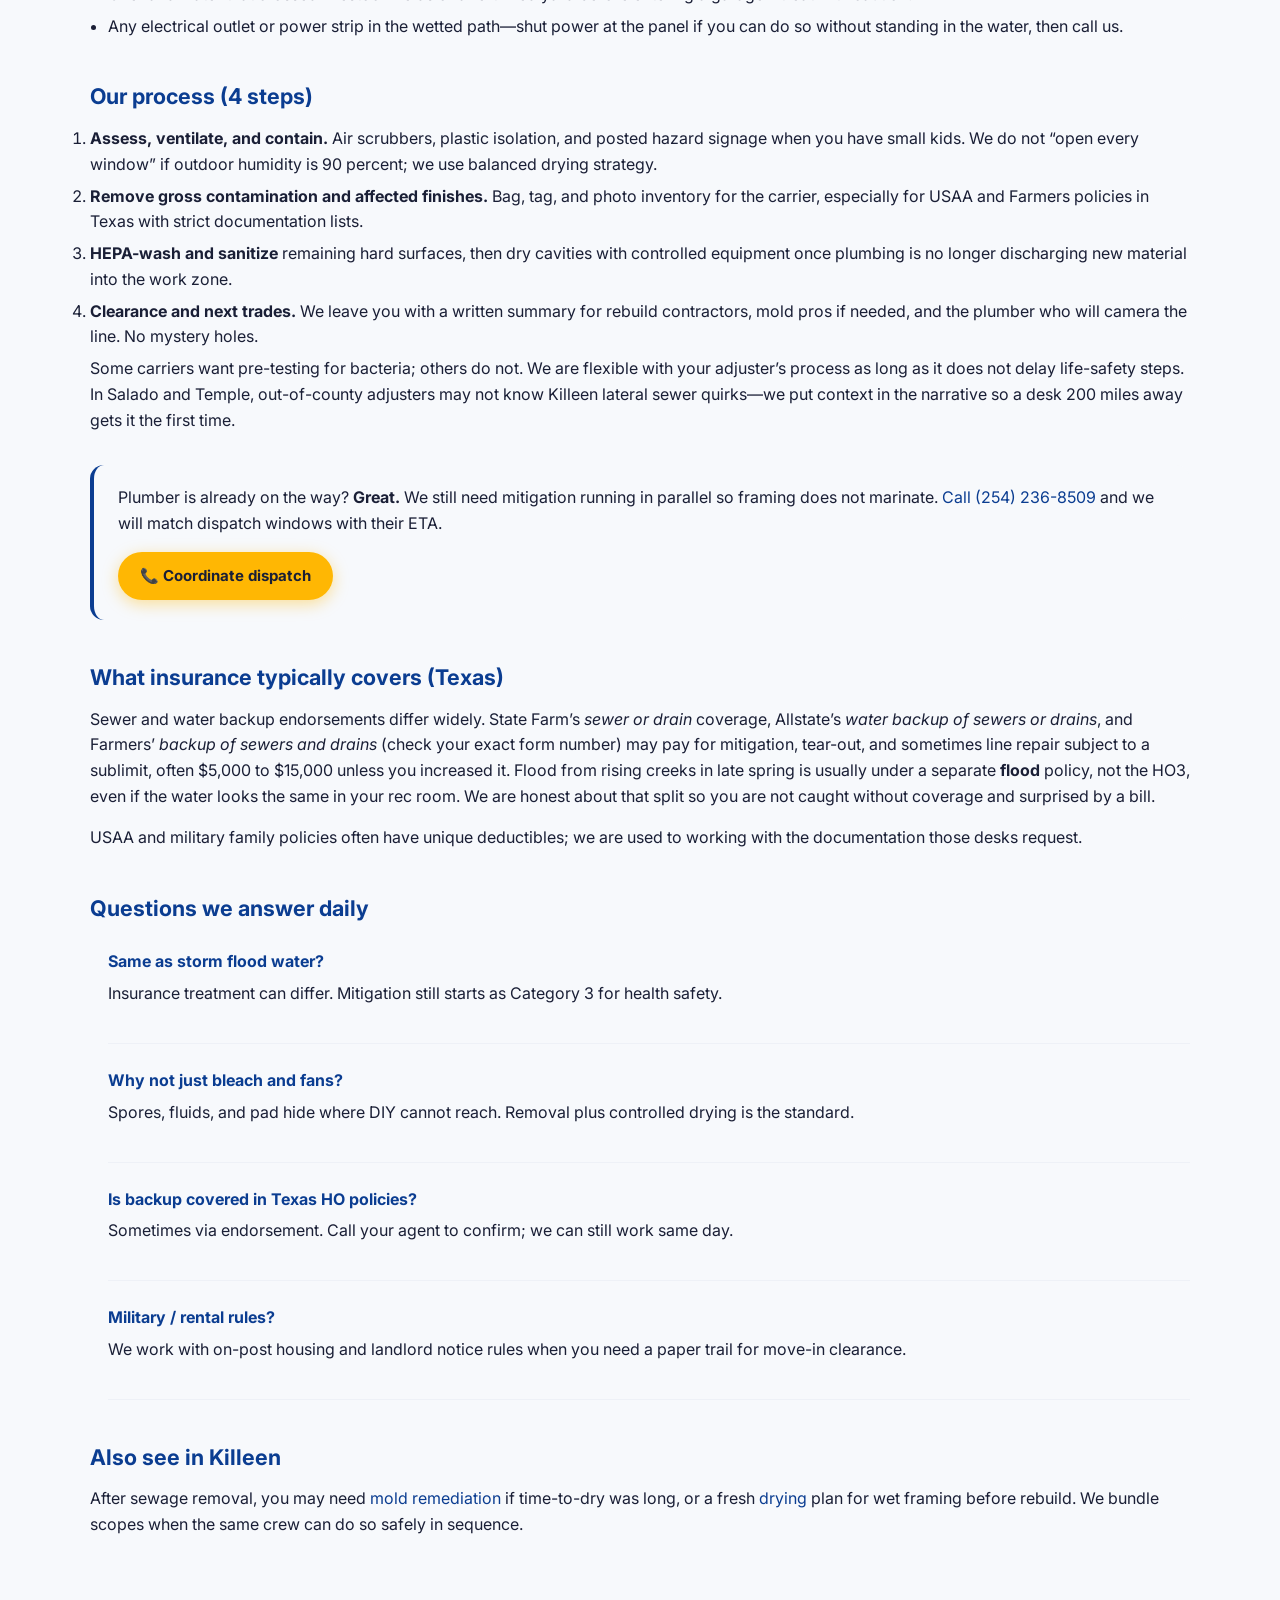
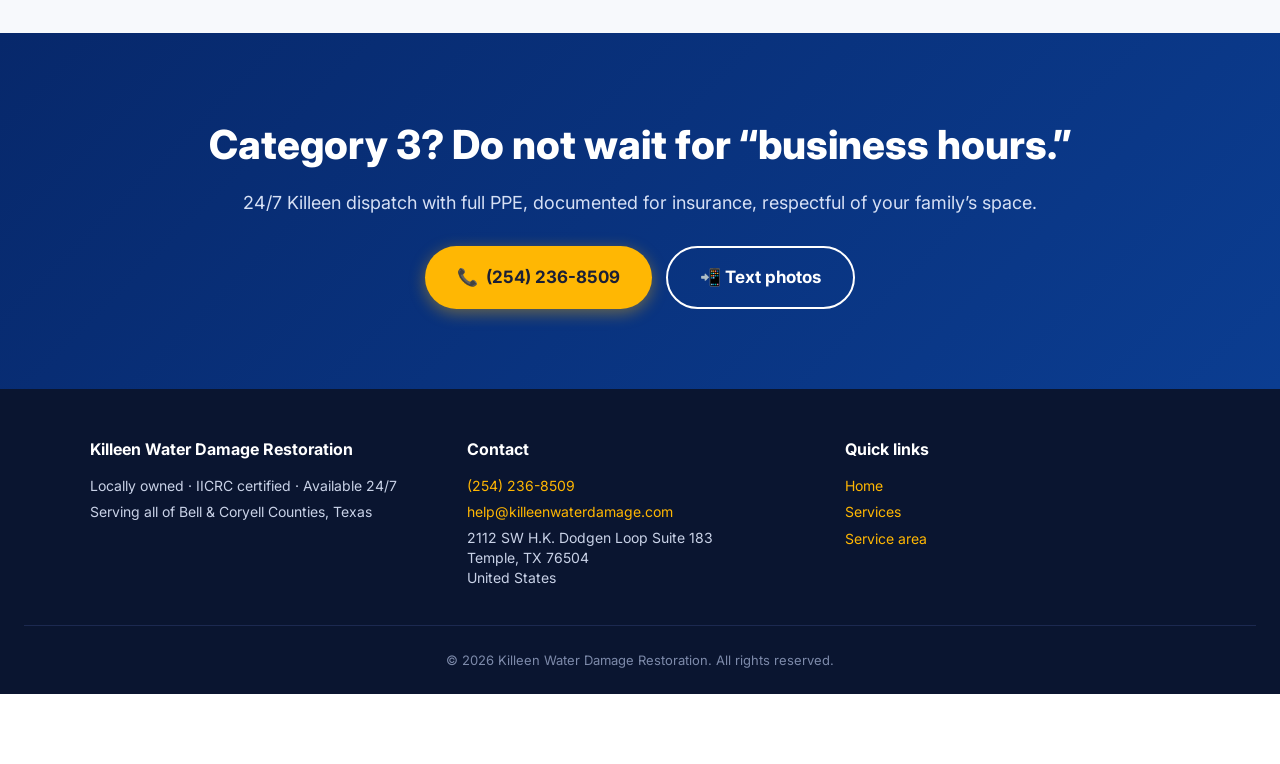
<file: services/sewage-cleanup/index.html>
<!DOCTYPE html>
<html lang="en">
<head>
  <meta charset="UTF-8" />
  <meta name="google-site-verification" content="pLTv24Zc-dVqzHTM5Gm-5TnB09vjNI4DpMO-hupSkQg" />
  <meta name="viewport" content="width=device-width, initial-scale=1.0" />
  <title>Sewage &amp; Black Water Cleanup in Killeen, TX | Killeen Water Damage Restoration</title>
  <meta name="description" content="Sewer backup or toilet overflow in Killeen? Category 3 PPE, OSHA-compliant removal, and sanitization. 24/7 help with insurance documentation for Texas homeowners." />
  <meta name="theme-color" content="#0b3d91" />
  <link rel="canonical" href="https://killeenwaterdamage.com/services/sewage-cleanup/" />
  <link rel="icon" href="/favicon.ico" type="image/x-icon" />
  <link rel="icon" href="/favicon.svg" type="image/svg+xml" />
  <meta property="og:type" content="website" />
  <meta property="og:url" content="https://killeenwaterdamage.com/services/sewage-cleanup/" />
  <meta property="og:title" content="Sewage Cleanup in Killeen, TX | Killeen Water Damage Restoration" />
  <meta property="og:description" content="Black water extraction, HEPA, and full sanitization for Killeen and Fort Cavazos area homes with sewer and drain line failures." />
  <meta property="og:image" content="https://killeenwaterdamage.com/og.jpg" />
  <meta property="og:image:width" content="1200" />
  <meta property="og:image:height" content="630" />
  <meta property="og:locale" content="en_US" />
  <meta name="twitter:card" content="summary_large_image" />
  <meta name="twitter:title" content="Sewage Cleanup in Killeen, TX | Killeen Water Damage Restoration" />
  <meta name="twitter:description" content="Category 3 water removal and sanitization, Bell County, 24/7." />
  <meta name="twitter:image" content="https://killeenwaterdamage.com/og.jpg" />
  <link rel="preconnect" href="https://fonts.googleapis.com" />
  <link rel="preconnect" href="https://fonts.gstatic.com" crossorigin />
  <link href="https://fonts.googleapis.com/css2?family=Inter:wght@400;600;800&display=swap" rel="stylesheet" />
  <link rel="stylesheet" href="/styles.css" />
  <script type="application/ld+json" id="ld-breadcrumb">{
  "@context": "https://schema.org",
  "@type": "BreadcrumbList",
  "itemListElement": [
    { "@type": "ListItem", "position": 1, "name": "Home", "item": "https://killeenwaterdamage.com/" },
    { "@type": "ListItem", "position": 2, "name": "Services", "item": "https://killeenwaterdamage.com/#services" },
    { "@type": "ListItem", "position": 3, "name": "Sewage Cleanup", "item": "https://killeenwaterdamage.com/services/sewage-cleanup/" }
  ]
  }</script>
  <script type="application/ld+json" id="ld-service">{
  "@context": "https://schema.org",
  "@type": "Service",
  "name": "Sewage and black water cleanup in Killeen, TX",
  "serviceType": "Sewer backup and Category 3 water mitigation",
  "description": "Extraction, removal of contaminated materials, HEPA air filtration, and sanitization after Category 3 sewage losses for homes and small businesses in Killeen, TX and surrounding Bell County.",
  "url": "https://killeenwaterdamage.com/services/sewage-cleanup/",
  "provider": { "@id": "https://killeenwaterdamage.com/#localBusiness" },
  "areaServed": { "@type": "City", "name": "Killeen" }
  }</script>
  <script type="application/ld+json" id="ld-faq">{
  "@context": "https://schema.org",
  "@type": "FAQPage",
  "mainEntity": [
    { "@type": "Question", "name": "Is a sewer backup the same as flood water from a storm?", "acceptedAnswer": { "@type": "Answer", "text": "For mitigation purposes, both can be treated as highly contaminated, but the insurance question differs. A municipal sewer backflow in Killeen may trigger a different endorsement than overland street flooding from a flash rain event. We document the source, test color and odor, and use Category 3 PPE until a line is clear." } },
    { "@type": "Question", "name": "Why can not I just shop-vac a bathroom and bleach it after a backup?", "acceptedAnswer": { "@type": "Answer", "text": "Because pathogens can hide in grout pores, under toe kicks, and in carpet pad that looks dry on the surface. Bleach does not penetrate all assemblies, and the smell returning in three days is a sign the gross contamination was not removed, only covered." } },
    { "@type": "Question", "name": "Do Texas policies cover sewer backup?", "acceptedAnswer": { "@type": "Answer", "text": "Some include limited backup of sewers and drains, often as an add-on, while others require a water backup endorsement. USAA, State Farm, Allstate, and Farmers all sell slightly different products in Texas. We do not know your endorsements until you ask your agent; we can still mitigate safely while you get coverage answers." } },
    { "@type": "Question", "name": "How do you handle Fort Cavazos or rental housing with fast turnover?", "acceptedAnswer": { "@type": "Answer", "text": "We coordinate with housing offices when base rules require, provide written clearance language for move-in, and work odd shifts when families have short windows to relocate. Same safety standards, different paperwork trail." } }
  ]
  }</script>
</head>
<body>
  <div class="topbar">
    <span class="topbar__pulse" aria-hidden="true"></span>
    <span>24/7 Emergency Response &mdash; Open Now</span>
    <a href="tel:+12542368509" class="topbar__phone">📞 <span data-site-phone-text></span></a>
  </div>

  <header class="site-header">
    <a href="/" class="logo" aria-label="Killeen Water Damage home">
      <span class="logo__mark" aria-hidden="true">💧</span>
      <span class="logo__text">Killeen Water Damage</span>
    </a>
    <nav class="nav" aria-label="Primary">
      <a href="https://killeenwaterdamage.com/#services">Services</a>
      <a href="https://killeenwaterdamage.com/blog/">Blog</a>
      <a href="https://killeenwaterdamage.com/#area">Service Area</a>
      <a href="https://killeenwaterdamage.com/#why">Why Us</a>
      <a href="https://killeenwaterdamage.com/#estimate">Free estimate</a>
      <a href="https://killeenwaterdamage.com/#contact">Contact</a>
    </nav>
    <a href="tel:+12542368509" class="btn btn--primary btn--sm" aria-label="Call for sewage cleanup in Killeen">Call Now</a>
  </header>

  <div class="breadcrumb" aria-label="Breadcrumb">
    <a href="https://killeenwaterdamage.com/">Home</a><span class="breadcrumb__sep" aria-hidden="true"> &gt; </span><a href="https://killeenwaterdamage.com/#services">Services</a><span class="breadcrumb__sep" aria-hidden="true"> &gt; </span><span class="breadcrumb__current" aria-current="page">Sewage cleanup</span>
  </div>

  <header class="hero" role="banner">
    <div class="hero__inner">
      <h1>Sewage &amp; Black Water Cleanup in Killeen, TX</h1>
      <p class="hero__sub">
        A Category 3 loss is the kind where you can smell it before you see it, and the wrong move is to start throwing towels in the wash with the rest of the laundry. Whether the city main surcharged after a gully washer near Nolan Creek, your lateral line failed, or a wax ring let go in an upstairs townhome, we show up in full PPE, isolate HVAC when needed, and remove unsalvageable materials instead of &ldquo;sanitizing&rdquo; paper-faced gypsum in place. In Killeen, where clay soils shift plumbing, we have seen the same block of homes on the same day—call before you start cutting drywall in flip-flops.
      </p>
      <div class="hero__cta">
        <a href="tel:+12542368509" class="btn btn--primary btn--xl" aria-label="Call for Category 3 cleanup in Killeen">📞 Call <span data-site-phone-text></span></a>
        <a href="https://killeenwaterdamage.com/#contact" class="btn btn--ghost btn--xl">Get dispatch ETA</a>
      </div>
    </div>
  </header>

  <section class="section section--alt">
    <div class="container prose">
      <h2>What we mean by Category 3 in plain English</h2>
      <p>
        Category 3 water is grossly contaminated and can carry bacteria, viruses, and soil from your yard or a municipal system. IICRC S500 treats it with higher cautions for worker safety and disposal than a burst kitchen supply line. In Texas, landfills and biohazard rules mean we bag, label, and sometimes coordinate separate hauls—not just toss wet carpet on the curb for bulk pickup. If you are in an HOA, we can provide letterhead and photos so you meet notice rules without you posting gory details on the neighborhood app.
      </p>
      <p>
        Multi-generational Killeen homes sometimes have older cast iron and Orangeburg lines; tree roots in Copperas Cove lots love clay pipe joints. A camera scope that insurance pays for (sometimes) may come <em>after</em> we make the home safe, not before. We do not play plumber, but we talk clearly with the licensed partners we trust so you are not in the dark about next steps.
      </p>

      <div class="prose-cta">
        <p><strong>Raw sewage on the floor right now?</strong> Keep people and pets out, turn off the HVAC if return paths are in the same airspace, and <a href="tel:+12542368509">call <span data-site-phone-text></span></a> for extraction before you track it through the house.</p>
        <a href="tel:+12542368509" class="btn btn--primary" aria-label="Sewage emergency Killeen">📞 24/7 response</a>
      </div>

      <h2>When to call us immediately</h2>
      <ul>
        <li>Any visible toilet overflow, floor drain gurgle, or tub ejection from a line backup.</li>
        <li>Category 1 water that sat 72+ hours in summer heat and has now turned (we reclass and treat as contaminated).</li>
        <li>Septic or grinder pump issues on acreage in eastern Bell County: assume Cat 3 until a plumber says otherwise for mitigation purposes.</li>
        <li>Overland water that crossed livestock fields or a fertilized yard before entering a garage—treat with caution.</li>
        <li>Any electrical outlet or power strip in the wetted path—shut power at the panel if you can do so without standing in the water, then call us.</li>
      </ul>

      <h2>Our process (4 steps)</h2>
      <ol>
        <li><strong>Assess, ventilate, and contain.</strong> Air scrubbers, plastic isolation, and posted hazard signage when you have small kids. We do not &ldquo;open every window&rdquo; if outdoor humidity is 90 percent; we use balanced drying strategy.</li>
        <li><strong>Remove gross contamination and affected finishes.</strong> Bag, tag, and photo inventory for the carrier, especially for USAA and Farmers policies in Texas with strict documentation lists.</li>
        <li><strong>HEPA-wash and sanitize</strong> remaining hard surfaces, then dry cavities with controlled equipment once plumbing is no longer discharging new material into the work zone.</li>
        <li><strong>Clearance and next trades.</strong> We leave you with a written summary for rebuild contractors, mold pros if needed, and the plumber who will camera the line. No mystery holes.</li>
      </ol>

      <p>
        Some carriers want pre-testing for bacteria; others do not. We are flexible with your adjuster&rsquo;s process as long as it does not delay life-safety steps. In Salado and Temple, out-of-county adjusters may not know Killeen lateral sewer quirks—we put context in the narrative so a desk 200 miles away gets it the first time.
      </p>

      <div class="prose-cta">
        <p>Plumber is already on the way? <strong>Great.</strong> We still need mitigation running in parallel so framing does not marinate. <a href="tel:+12542368509">Call <span data-site-phone-text></span></a> and we will match dispatch windows with their ETA.</p>
        <a href="tel:+12542368509" class="btn btn--primary" aria-label="Call now for Killeen sewage backup">📞 Coordinate dispatch</a>
      </div>

      <h2>What insurance typically covers (Texas)</h2>
      <p>
        Sewer and water backup endorsements differ widely. State Farm&rsquo;s <em>sewer or drain</em> coverage, Allstate&rsquo;s <em>water backup of sewers or drains</em>, and Farmers&rsquo; <em>backup of sewers and drains</em> (check your exact form number) may pay for mitigation, tear-out, and sometimes line repair subject to a sublimit, often $5,000 to $15,000 unless you increased it. Flood from rising creeks in late spring is usually under a separate <strong>flood</strong> policy, not the HO3, even if the water looks the same in your rec room. We are honest about that split so you are not caught without coverage and surprised by a bill.
      </p>
      <p>
        USAA and military family policies often have unique deductibles; we are used to working with the documentation those desks request.
      </p>

      <h2>Questions we answer daily</h2>
      <ul class="faq__list">
        <li><h3>Same as storm flood water?</h3><p>Insurance treatment can differ. Mitigation still starts as Category 3 for health safety.</p></li>
        <li><h3>Why not just bleach and fans?</h3><p>Spores, fluids, and pad hide where DIY cannot reach. Removal plus controlled drying is the standard.</p></li>
        <li><h3>Is backup covered in Texas HO policies?</h3><p>Sometimes via endorsement. Call your agent to confirm; we can still work same day.</p></li>
        <li><h3>Military / rental rules?</h3><p>We work with on-post housing and landlord notice rules when you need a paper trail for move-in clearance.</p></li>
      </ul>

      <h2>Also see in Killeen</h2>
      <p>After sewage removal, you may need <a href="/services/mold-remediation/">mold remediation</a> if time-to-dry was long, or a fresh <a href="/services/structural-drying/">drying</a> plan for wet framing before rebuild. We bundle scopes when the same crew can do so safely in sequence.</p>
    </div>
  </section>

  <section class="cta" aria-label="Call to action">
    <div class="container">
      <h2>Category 3? Do not wait for &ldquo;business hours.&rdquo;</h2>
      <p>24/7 Killeen dispatch with full PPE, documented for insurance, respectful of your family&rsquo;s space.</p>
      <div class="cta__buttons">
        <a href="tel:+12542368509" class="btn btn--primary btn--xl" aria-label="Call for sewage backup cleanup in Killeen">📞 <span data-site-phone-text></span></a>
        <a href="sms:+12542368509" class="btn btn--ghost btn--xl" aria-label="Text a photo to our Killeen team">📲 Text photos</a>
      </div>
    </div>
  </section>

  <footer class="footer" role="contentinfo">
    <div class="container footer__inner">
      <div>
        <strong>Killeen Water Damage Restoration</strong>
        <p>Locally owned &middot; IICRC certified &middot; Available 24/7</p>
        <p>Serving all of Bell &amp; Coryell Counties, Texas</p>
      </div>
      <div>
        <strong>Contact</strong>
        <p><a href="tel:+12542368509"><span data-site-phone-text></span></a></p>
        <p><a href="mailto:help@killeenwaterdamage.com">help@killeenwaterdamage.com</a></p>
        <p class="footer__address" data-site-address></p>
      </div>
      <div>
        <strong>Quick links</strong>
        <p><a href="/">Home</a></p>
        <p><a href="https://killeenwaterdamage.com/#services">Services</a></p>
        <p><a href="https://killeenwaterdamage.com/#area">Service area</a></p>
      </div>
    </div>
    <div class="footer__legal">
      &copy; <span id="year"></span> Killeen Water Damage Restoration. All rights reserved.
    </div>
  </footer>

  <a href="tel:+12542368509" class="sticky-call" aria-label="Call Killeen Water Damage now">📞 Call Now &mdash; 24/7</a>
  <script src="/site.config.js" defer></script>
  <script src="/script.js" defer></script>
</body>
</html>
</file>
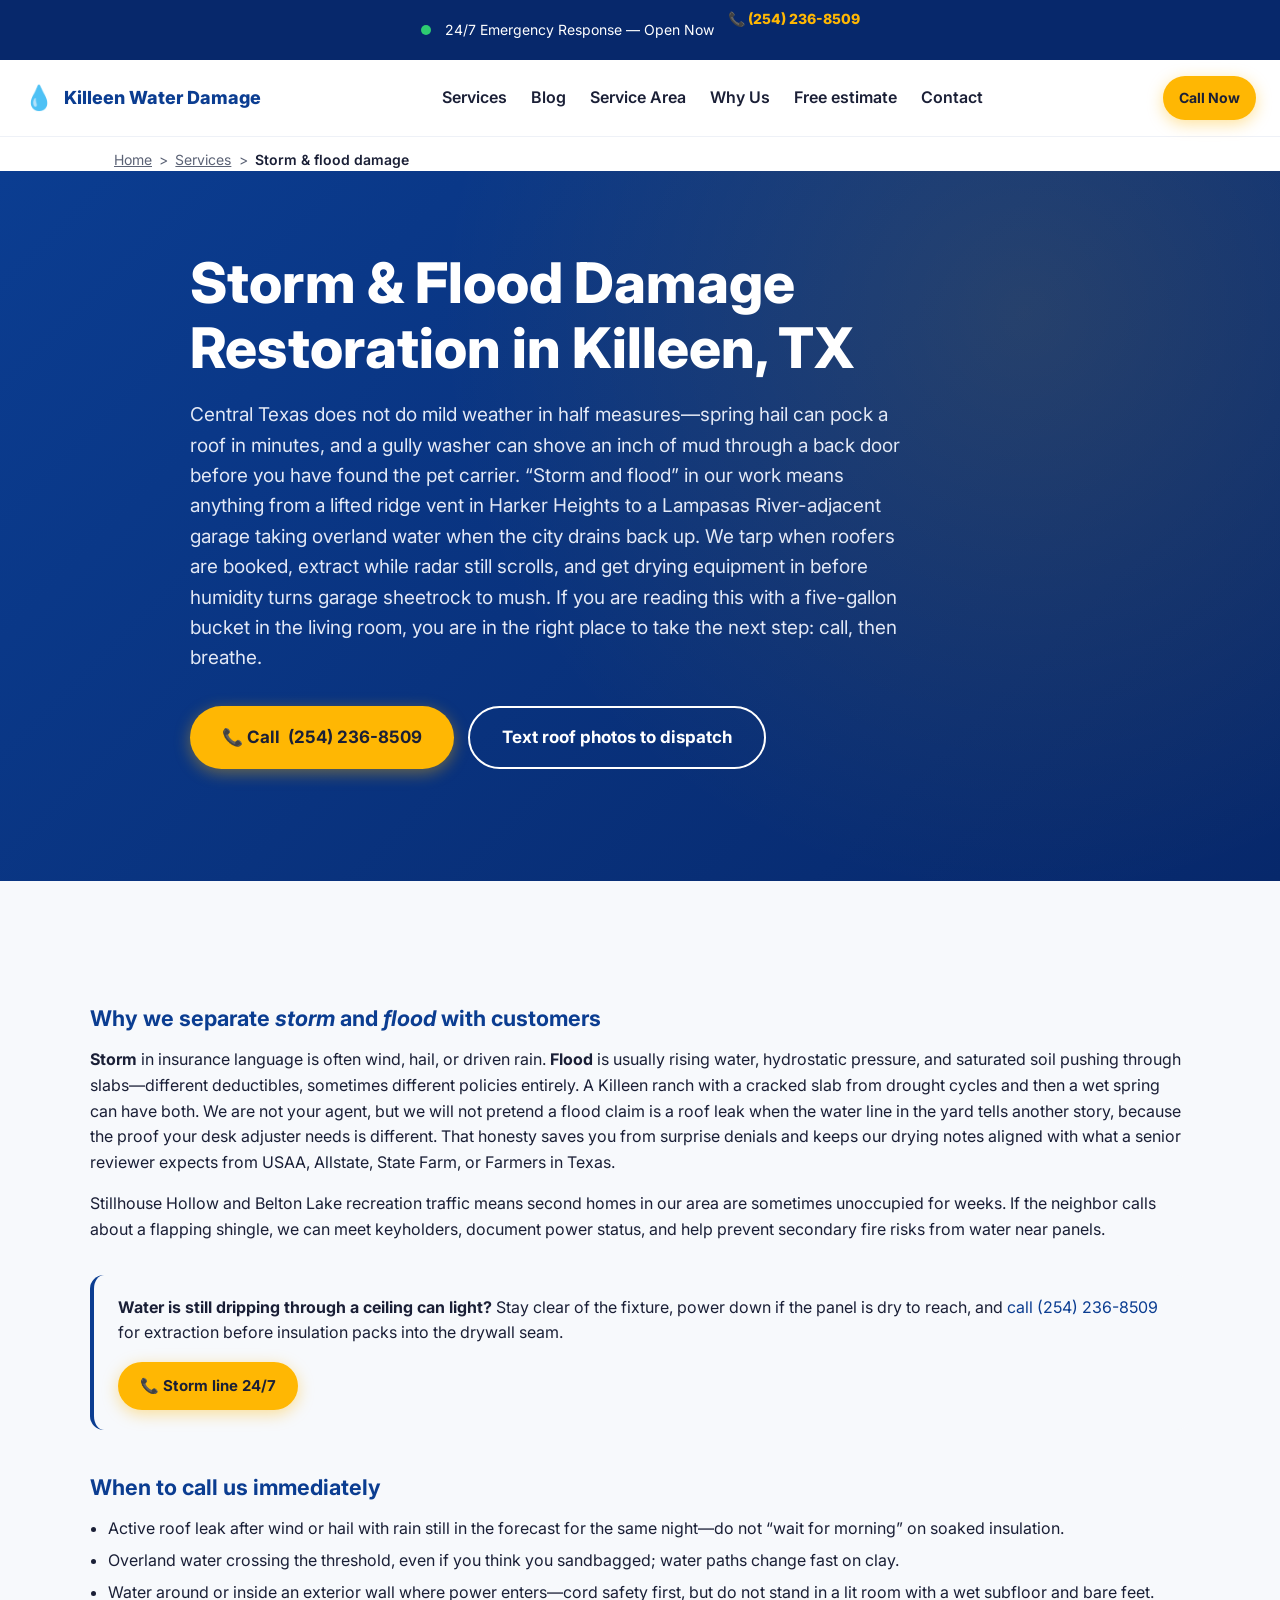
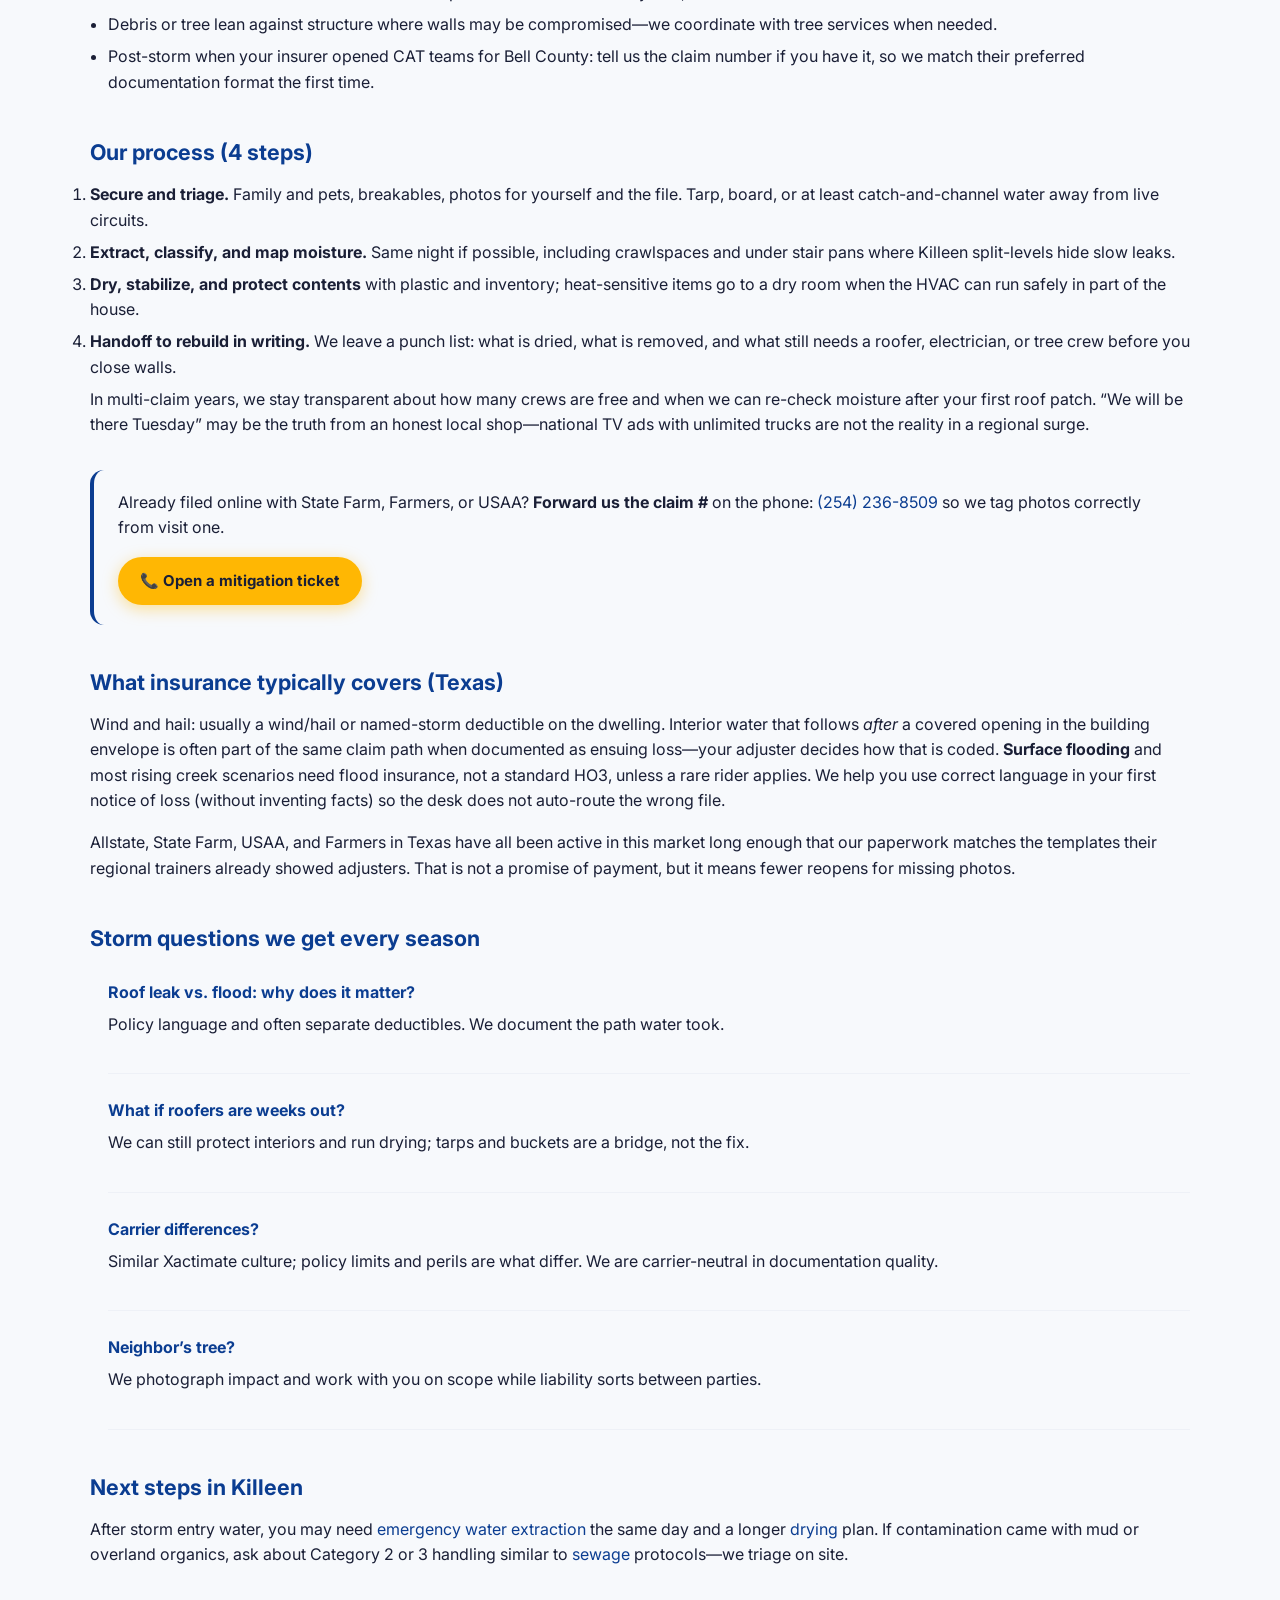
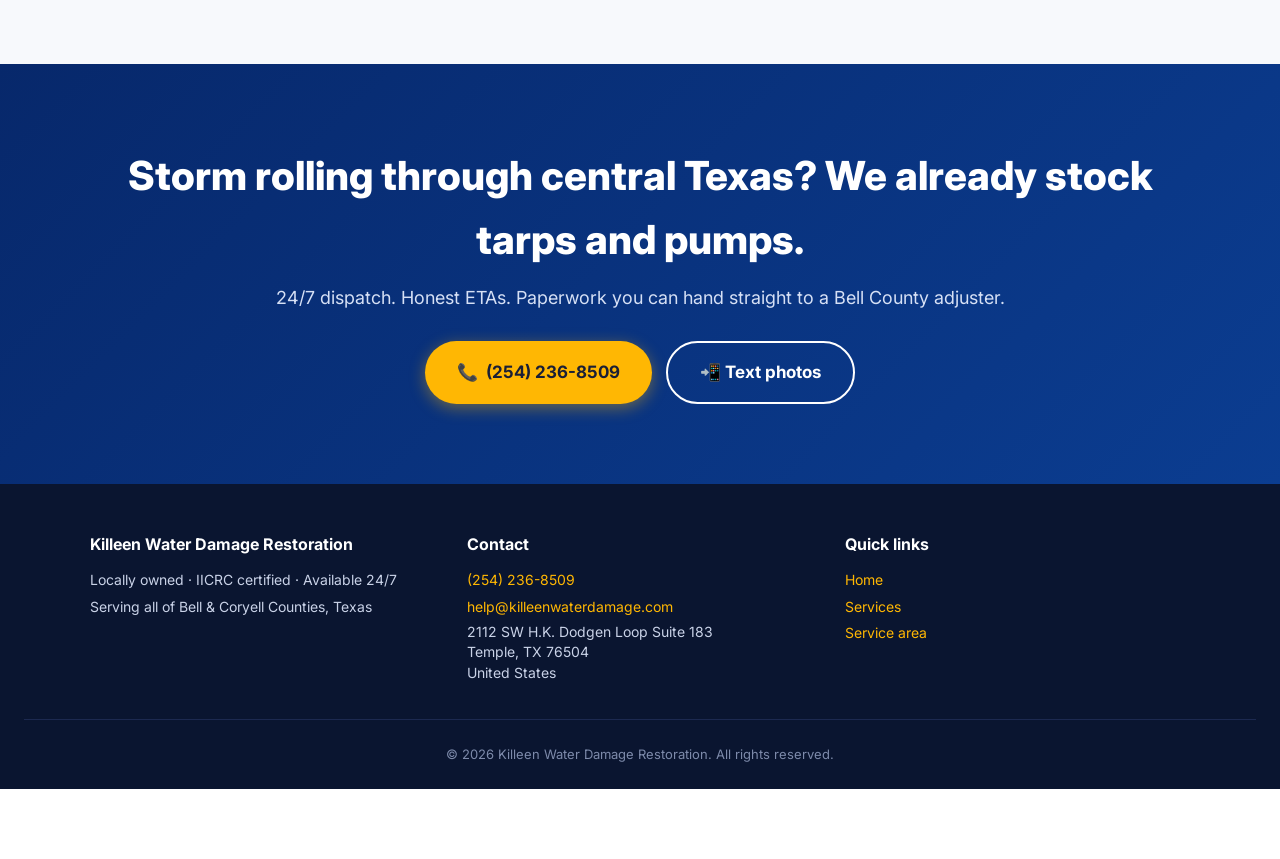
<file: services/storm-flood-damage/index.html>
<!DOCTYPE html>
<html lang="en">
<head>
  <meta charset="UTF-8" />
  <meta name="google-site-verification" content="pLTv24Zc-dVqzHTM5Gm-5TnB09vjNI4DpMO-hupSkQg" />
  <meta name="viewport" content="width=device-width, initial-scale=1.0" />
  <title>Storm &amp; Flood Damage Restoration in Killeen, TX | Killeen Water Damage Restoration</title>
  <meta name="description" content="Hail, roof leaks, and flash flooding in Killeen? Tarping, board-up, water removal, and drying for Bell County homes—24/7 help and insurance-ready photos." />
  <meta name="theme-color" content="#0b3d91" />
  <link rel="canonical" href="https://killeenwaterdamage.com/services/storm-flood-damage/" />
  <link rel="icon" href="/favicon.ico" type="image/x-icon" />
  <link rel="icon" href="/favicon.svg" type="image/svg+xml" />
  <meta property="og:type" content="website" />
  <meta property="og:url" content="https://killeenwaterdamage.com/services/storm-flood-damage/" />
  <meta property="og:title" content="Storm &amp; Flood Damage in Killeen, TX | Killeen Water Damage Restoration" />
  <meta property="og:description" content="Emergency response after central Texas hail events, roof failures, and creek rise water in Killeen and Harker Heights." />
  <meta property="og:image" content="https://killeenwaterdamage.com/og.jpg" />
  <meta property="og:image:width" content="1200" />
  <meta property="og:image:height" content="630" />
  <meta property="og:locale" content="en_US" />
  <meta name="twitter:card" content="summary_large_image" />
  <meta name="twitter:title" content="Storm &amp; Flood Damage in Killeen, TX | Killeen Water Damage Restoration" />
  <meta name="twitter:description" content="Board-up, extraction, drying after Texas storms—call 24/7." />
  <meta name="twitter:image" content="https://killeenwaterdamage.com/og.jpg" />
  <link rel="preconnect" href="https://fonts.googleapis.com" />
  <link rel="preconnect" href="https://fonts.gstatic.com" crossorigin />
  <link href="https://fonts.googleapis.com/css2?family=Inter:wght@400;600;800&display=swap" rel="stylesheet" />
  <link rel="stylesheet" href="/styles.css" />
  <script type="application/ld+json" id="ld-breadcrumb">{
  "@context": "https://schema.org",
  "@type": "BreadcrumbList",
  "itemListElement": [
    { "@type": "ListItem", "position": 1, "name": "Home", "item": "https://killeenwaterdamage.com/" },
    { "@type": "ListItem", "position": 2, "name": "Services", "item": "https://killeenwaterdamage.com/#services" },
    { "@type": "ListItem", "position": 3, "name": "Storm and Flood Damage", "item": "https://killeenwaterdamage.com/services/storm-flood-damage/" }
  ]
  }</script>
  <script type="application/ld+json" id="ld-service">{
  "@context": "https://schema.org",
  "@type": "Service",
  "name": "Storm and flood damage restoration in Killeen, TX",
  "serviceType": "Storm damage and flood mitigation",
  "description": "Tarping, board-up, water extraction, structural drying, and content stabilization after wind, hail, and flash flooding in Killeen, TX and surrounding Bell and Coryell County communities.",
  "url": "https://killeenwaterdamage.com/services/storm-flood-damage/",
  "provider": { "@id": "https://killeenwaterdamage.com/#localBusiness" },
  "areaServed": { "@type": "City", "name": "Killeen" }
  }</script>
  <script type="application/ld+json" id="ld-faq">{
  "@context": "https://schema.org",
  "@type": "FAQPage",
  "mainEntity": [
    { "@type": "Question", "name": "Is a flash flood the same as a roof leak for insurance in Texas?", "acceptedAnswer": { "@type": "Answer", "text": "Often no. Wind-driven rain through a failed roof is usually under homeowners dwelling coverage, while overland or rising water from creeks, rivers, and flash floods in central Texas is typically covered by a separate flood policy through FEMAs NFIP or a private flood program if you purchased one. We document what we see, but the adjuster applies your actual policy and endorsements." } },
    { "@type": "Question", "name": "What do you do first in a Killeen hailstorm event when dozens of roofs are leaking?", "acceptedAnswer": { "@type": "Answer", "text": "We prioritize life safety, then temporary weatherproofing, then interior water removal. Tarping may wait if another crew is on the way; we can still get extraction and dehumidification going so ceilings do not collapse while you wait in line for a roofer." } },
    { "@type": "Question", "name": "How does State Farm or Farmers differ from USAA in storm claims in our area?", "acceptedAnswer": { "@type": "Answer", "text": "They use similar estimating platforms, but perils, deductibles, and roof schedules differ by policy. USAA and military family policies often have unique wind and hail terms; we give each desk the line-item backup they are used to without playing favorites. Your claims decision still belongs to the carrier, not to us." } },
    { "@type": "Question", "name": "What if a neighbor tree cracked my roofline during a line of storms?", "acceptedAnswer": { "@type": "Answer", "text": "We photo tree impact, get emergency trim if needed, and separate tree removal scope from water mitigation. Liability between neighbors and HOAs can get messy; we keep our lane on drying and content protection while you sort coverage with your agent." } }
  ]
  }</script>
</head>
<body>
  <div class="topbar">
    <span class="topbar__pulse" aria-hidden="true"></span>
    <span>24/7 Emergency Response &mdash; Open Now</span>
    <a href="tel:+12542368509" class="topbar__phone">📞 <span data-site-phone-text></span></a>
  </div>

  <header class="site-header">
    <a href="/" class="logo" aria-label="Killeen Water Damage home">
      <span class="logo__mark" aria-hidden="true">💧</span>
      <span class="logo__text">Killeen Water Damage</span>
    </a>
    <nav class="nav" aria-label="Primary">
      <a href="https://killeenwaterdamage.com/#services">Services</a>
      <a href="https://killeenwaterdamage.com/blog/">Blog</a>
      <a href="https://killeenwaterdamage.com/#area">Service Area</a>
      <a href="https://killeenwaterdamage.com/#why">Why Us</a>
      <a href="https://killeenwaterdamage.com/#estimate">Free estimate</a>
      <a href="https://killeenwaterdamage.com/#contact">Contact</a>
    </nav>
    <a href="tel:+12542368509" class="btn btn--primary btn--sm" aria-label="Call for storm damage help in Killeen">Call Now</a>
  </header>

  <div class="breadcrumb" aria-label="Breadcrumb">
    <a href="https://killeenwaterdamage.com/">Home</a><span class="breadcrumb__sep" aria-hidden="true"> &gt; </span><a href="https://killeenwaterdamage.com/#services">Services</a><span class="breadcrumb__sep" aria-hidden="true"> &gt; </span><span class="breadcrumb__current" aria-current="page">Storm &amp; flood damage</span>
  </div>

  <header class="hero" role="banner">
    <div class="hero__inner">
      <h1>Storm &amp; Flood Damage Restoration in Killeen, TX</h1>
      <p class="hero__sub">
        Central Texas does not do mild weather in half measures—spring hail can pock a roof in minutes, and a gully washer can shove an inch of mud through a back door before you have found the pet carrier. &ldquo;Storm and flood&rdquo; in our work means anything from a lifted ridge vent in Harker Heights to a Lampasas River-adjacent garage taking overland water when the city drains back up. We tarp when roofers are booked, extract while radar still scrolls, and get drying equipment in before humidity turns garage sheetrock to mush. If you are reading this with a five-gallon bucket in the living room, you are in the right place to take the next step: call, then breathe.
      </p>
      <div class="hero__cta">
        <a href="tel:+12542368509" class="btn btn--primary btn--xl" aria-label="Call 24-7 for storm or flood in Killeen">📞 Call <span data-site-phone-text></span></a>
        <a href="https://killeenwaterdamage.com/#contact" class="btn btn--ghost btn--xl">Text roof photos to dispatch</a>
      </div>
    </div>
  </header>

  <section class="section section--alt">
    <div class="container prose">
      <h2>Why we separate <em>storm</em> and <em>flood</em> with customers</h2>
      <p>
        <strong>Storm</strong> in insurance language is often wind, hail, or driven rain. <strong>Flood</strong> is usually rising water, hydrostatic pressure, and saturated soil pushing through slabs—different deductibles, sometimes different policies entirely. A Killeen ranch with a cracked slab from drought cycles and then a wet spring can have both. We are not your agent, but we will not pretend a flood claim is a roof leak when the water line in the yard tells another story, because the proof your desk adjuster needs is different. That honesty saves you from surprise denials and keeps our drying notes aligned with what a senior reviewer expects from USAA, Allstate, State Farm, or Farmers in Texas.
      </p>
      <p>
        Stillhouse Hollow and Belton Lake recreation traffic means second homes in our area are sometimes unoccupied for weeks. If the neighbor calls about a flapping shingle, we can meet keyholders, document power status, and help prevent secondary fire risks from water near panels.
      </p>

      <div class="prose-cta">
        <p><strong>Water is still dripping through a ceiling can light?</strong> Stay clear of the fixture, power down if the panel is dry to reach, and <a href="tel:+12542368509">call <span data-site-phone-text></span></a> for extraction before insulation packs into the drywall seam.</p>
        <a href="tel:+12542368509" class="btn btn--primary" aria-label="Killeen storm water emergency">📞 Storm line 24/7</a>
      </div>

      <h2>When to call us immediately</h2>
      <ul>
        <li>Active roof leak after wind or hail with rain still in the forecast for the same night—do not &ldquo;wait for morning&rdquo; on soaked insulation.</li>
        <li>Overland water crossing the threshold, even if you think you sandbagged; water paths change fast on clay.</li>
        <li>Water around or inside an exterior wall where power enters—cord safety first, but do not stand in a lit room with a wet subfloor and bare feet.</li>
        <li>Debris or tree lean against structure where walls may be compromised—we coordinate with tree services when needed.</li>
        <li>Post-storm when your insurer opened CAT teams for Bell County: tell us the claim number if you have it, so we match their preferred documentation format the first time.</li>
      </ul>

      <h2>Our process (4 steps)</h2>
      <ol>
        <li><strong>Secure and triage.</strong> Family and pets, breakables, photos for yourself and the file. Tarp, board, or at least catch-and-channel water away from live circuits.</li>
        <li><strong>Extract, classify, and map moisture.</strong> Same night if possible, including crawlspaces and under stair pans where Killeen split-levels hide slow leaks.</li>
        <li><strong>Dry, stabilize, and protect contents</strong> with plastic and inventory; heat-sensitive items go to a dry room when the HVAC can run safely in part of the house.</li>
        <li><strong>Handoff to rebuild in writing.</strong> We leave a punch list: what is dried, what is removed, and what still needs a roofer, electrician, or tree crew before you close walls.</li>
      </ol>

      <p>
        In multi-claim years, we stay transparent about how many crews are free and when we can re-check moisture after your first roof patch. &ldquo;We will be there Tuesday&rdquo; may be the truth from an honest local shop—national TV ads with unlimited trucks are not the reality in a regional surge.
      </p>

      <div class="prose-cta">
        <p>Already filed online with State Farm, Farmers, or USAA? <strong>Forward us the claim #</strong> on the phone: <a href="tel:+12542368509"><span data-site-phone-text></span></a> so we tag photos correctly from visit one.</p>
        <a href="tel:+12542368509" class="btn btn--primary" aria-label="Call with claim number for storm help">📞 Open a mitigation ticket</a>
      </div>

      <h2>What insurance typically covers (Texas)</h2>
      <p>
        Wind and hail: usually a wind/hail or named-storm deductible on the dwelling. Interior water that follows <em>after</em> a covered opening in the building envelope is often part of the same claim path when documented as ensuing loss—your adjuster decides how that is coded. <strong>Surface flooding</strong> and most rising creek scenarios need flood insurance, not a standard HO3, unless a rare rider applies. We help you use correct language in your first notice of loss (without inventing facts) so the desk does not auto-route the wrong file.
      </p>
      <p>
        Allstate, State Farm, USAA, and Farmers in Texas have all been active in this market long enough that our paperwork matches the templates their regional trainers already showed adjusters. That is not a promise of payment, but it means fewer reopens for missing photos.
      </p>

      <h2>Storm questions we get every season</h2>
      <ul class="faq__list">
        <li><h3>Roof leak vs. flood: why does it matter?</h3><p>Policy language and often separate deductibles. We document the path water took.</p></li>
        <li><h3>What if roofers are weeks out?</h3><p>We can still protect interiors and run drying; tarps and buckets are a bridge, not the fix.</p></li>
        <li><h3>Carrier differences?</h3><p>Similar Xactimate culture; policy limits and perils are what differ. We are carrier-neutral in documentation quality.</p></li>
        <li><h3>Neighbor&rsquo;s tree?</h3><p>We photograph impact and work with you on scope while liability sorts between parties.</p></li>
      </ul>

      <h2>Next steps in Killeen</h2>
      <p>After storm entry water, you may need <a href="/services/water-extraction/">emergency water extraction</a> the same day and a longer <a href="/services/structural-drying/">drying</a> plan. If contamination came with mud or overland organics, ask about Category 2 or 3 handling similar to <a href="/services/sewage-cleanup/">sewage</a> protocols—we triage on site.</p>
    </div>
  </section>

  <section class="cta" aria-label="Call to action">
    <div class="container">
      <h2>Storm rolling through central Texas? We already stock tarps and pumps.</h2>
      <p>24/7 dispatch. Honest ETAs. Paperwork you can hand straight to a Bell County adjuster.</p>
      <div class="cta__buttons">
        <a href="tel:+12542368509" class="btn btn--primary btn--xl" aria-label="Call for storm flood restoration Killeen">📞 <span data-site-phone-text></span></a>
        <a href="sms:+12542368509" class="btn btn--ghost btn--xl" aria-label="Text Killeen Water Damage for storm help">📲 Text photos</a>
      </div>
    </div>
  </section>

  <footer class="footer" role="contentinfo">
    <div class="container footer__inner">
      <div>
        <strong>Killeen Water Damage Restoration</strong>
        <p>Locally owned &middot; IICRC certified &middot; Available 24/7</p>
        <p>Serving all of Bell &amp; Coryell Counties, Texas</p>
      </div>
      <div>
        <strong>Contact</strong>
        <p><a href="tel:+12542368509"><span data-site-phone-text></span></a></p>
        <p><a href="mailto:help@killeenwaterdamage.com">help@killeenwaterdamage.com</a></p>
        <p class="footer__address" data-site-address></p>
      </div>
      <div>
        <strong>Quick links</strong>
        <p><a href="/">Home</a></p>
        <p><a href="https://killeenwaterdamage.com/#services">Services</a></p>
        <p><a href="https://killeenwaterdamage.com/#area">Service area</a></p>
      </div>
    </div>
    <div class="footer__legal">
      &copy; <span id="year"></span> Killeen Water Damage Restoration. All rights reserved.
    </div>
  </footer>

  <a href="tel:+12542368509" class="sticky-call" aria-label="Call Killeen Water Damage now">📞 Call Now &mdash; 24/7</a>
  <script src="/site.config.js" defer></script>
  <script src="/script.js" defer></script>
</body>
</html>
</file>
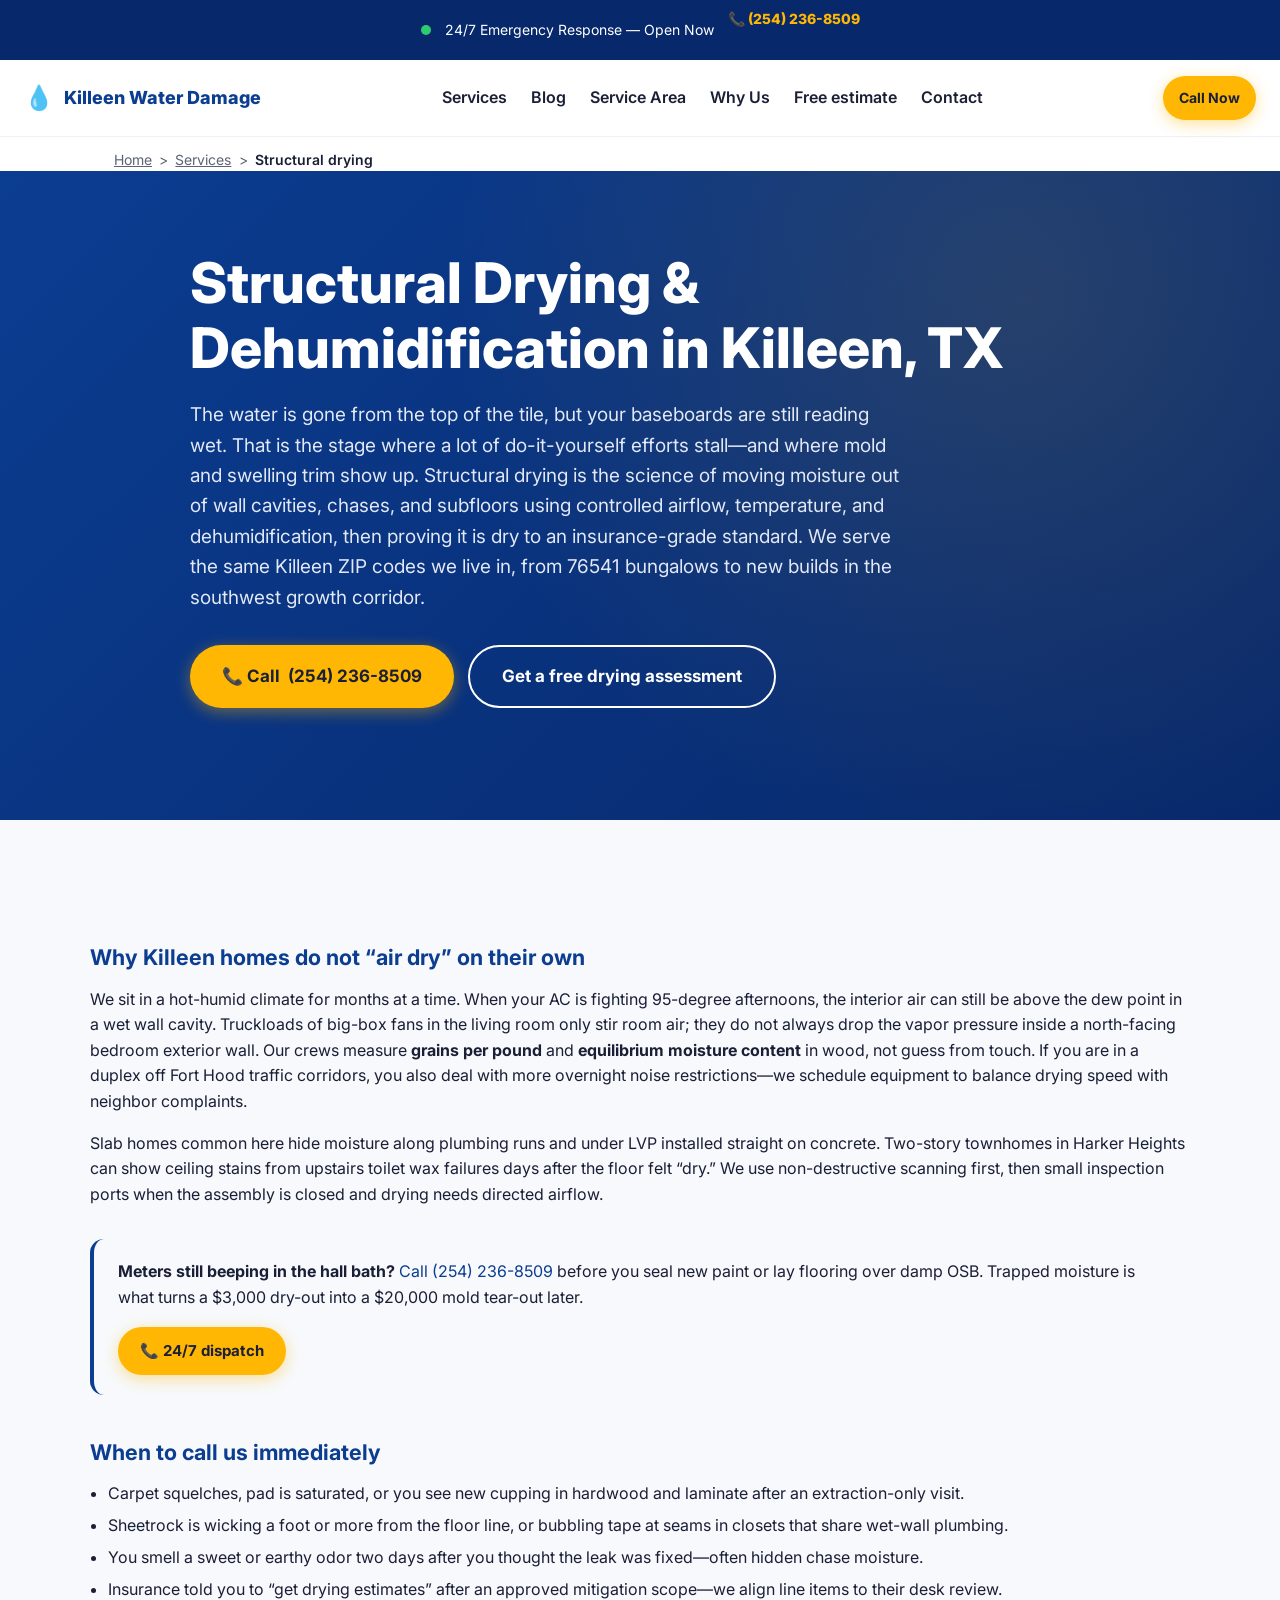
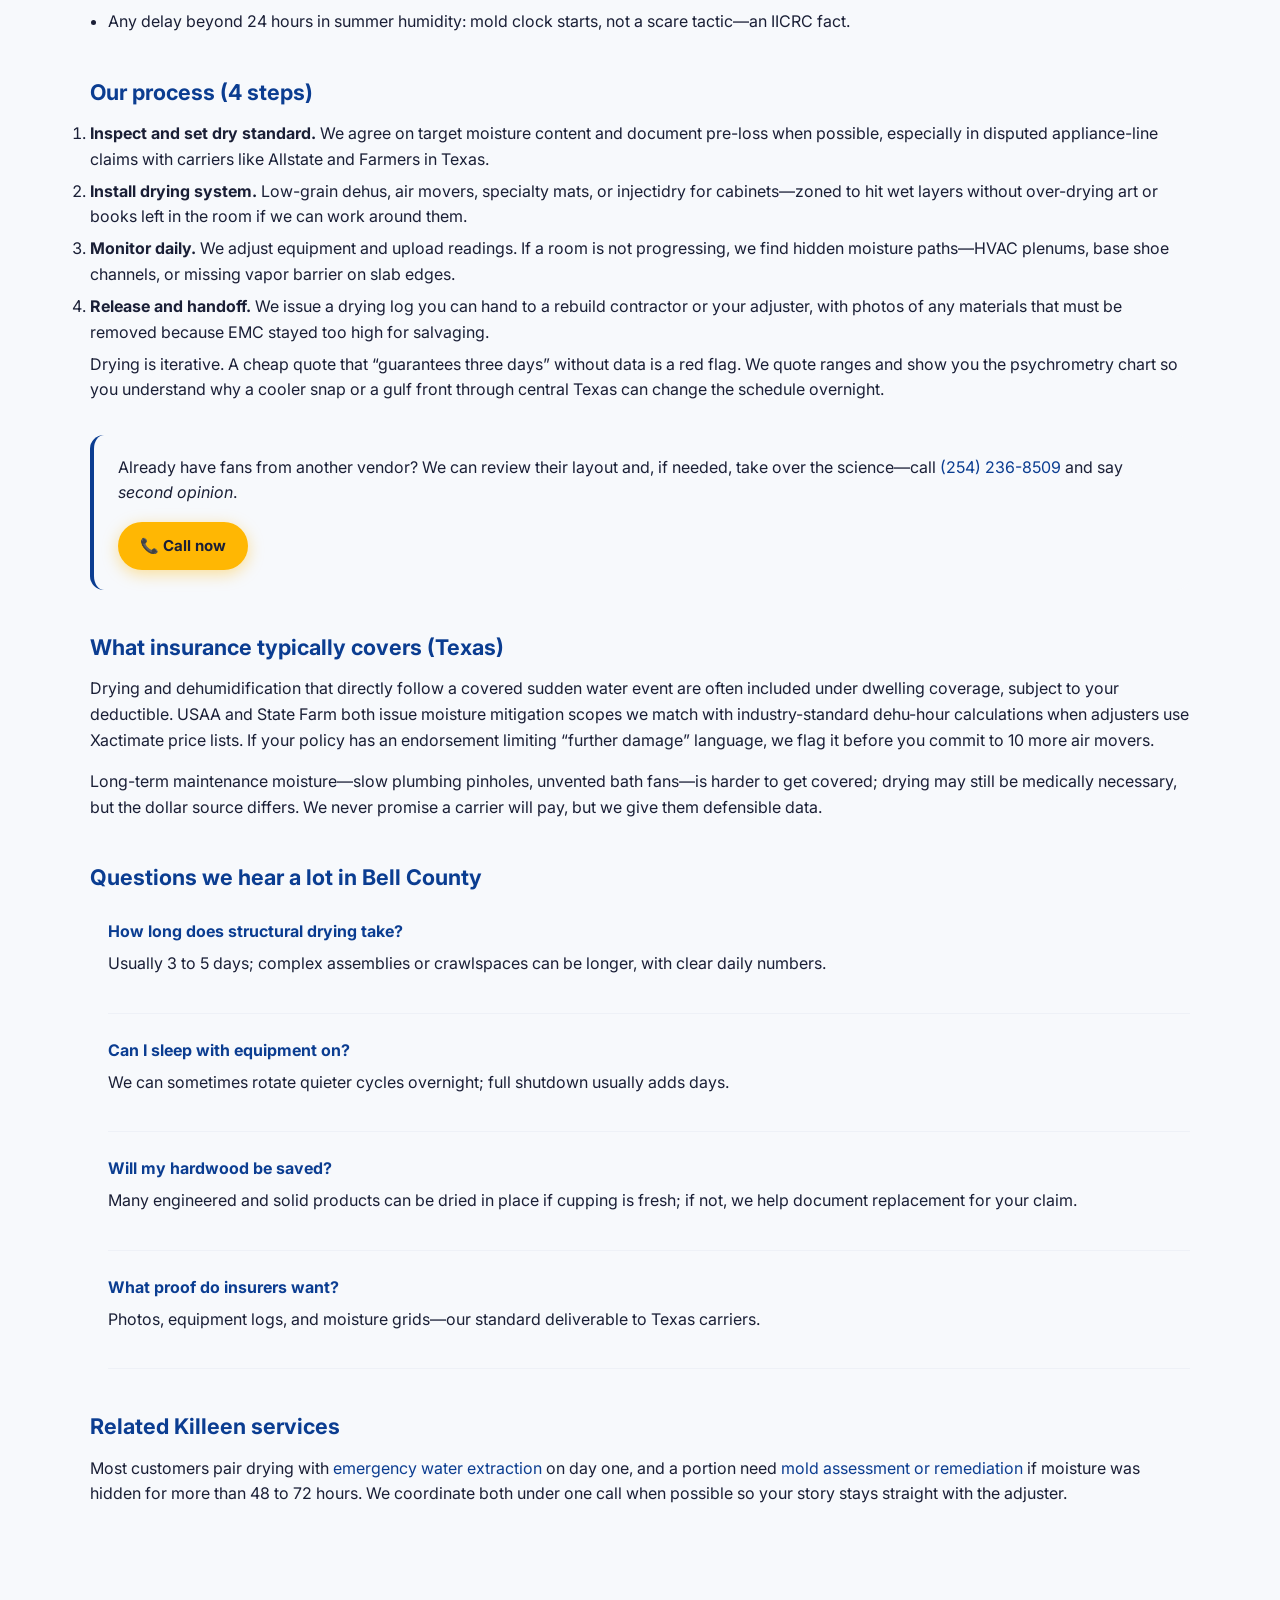
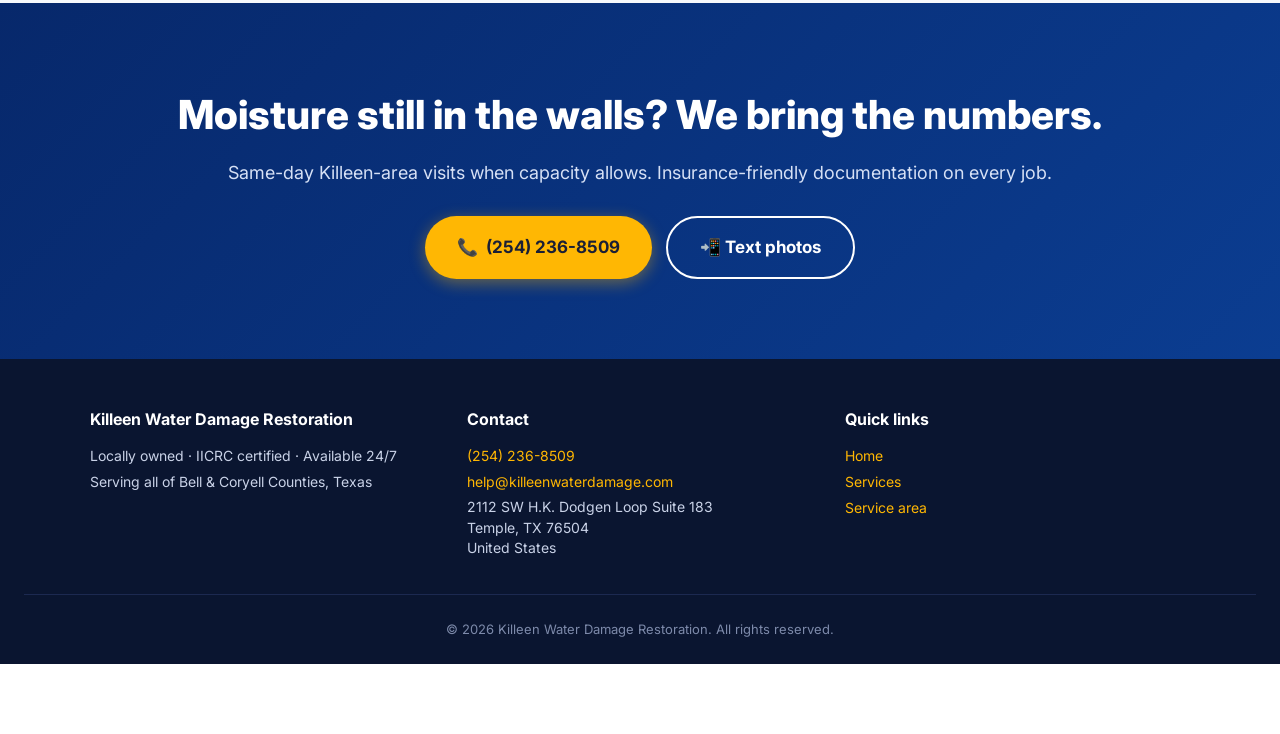
<file: services/structural-drying/index.html>
<!DOCTYPE html>
<html lang="en">
<head>
  <meta charset="UTF-8" />
  <meta name="google-site-verification" content="pLTv24Zc-dVqzHTM5Gm-5TnB09vjNI4DpMO-hupSkQg" />
  <meta name="viewport" content="width=device-width, initial-scale=1.0" />
  <title>Structural Drying &amp; Dehumidification in Killeen, TX | Killeen Water Damage Restoration</title>
  <meta name="description" content="Wet walls, subfloor, and crawlspace moisture after a leak? IICRC structural drying in Killeen, TX—air movers, desiccants, daily moisture logs for insurance. Call 24/7." />
  <meta name="theme-color" content="#0b3d91" />
  <link rel="canonical" href="https://killeenwaterdamage.com/services/structural-drying/" />
  <link rel="icon" href="/favicon.ico" type="image/x-icon" />
  <link rel="icon" href="/favicon.svg" type="image/svg+xml" />
  <meta property="og:type" content="website" />
  <meta property="og:url" content="https://killeenwaterdamage.com/services/structural-drying/" />
  <meta property="og:title" content="Structural Drying in Killeen, TX | Killeen Water Damage Restoration" />
  <meta property="og:description" content="Commercial dehumidification and drying plans for Killeen slab homes, pier-and-beam, and multi-level units—documented for Texas insurers." />
  <meta property="og:image" content="https://killeenwaterdamage.com/og.jpg" />
  <meta property="og:image:width" content="1200" />
  <meta property="og:image:height" content="630" />
  <meta property="og:locale" content="en_US" />
  <meta name="twitter:card" content="summary_large_image" />
  <meta name="twitter:title" content="Structural Drying in Killeen, TX | Killeen Water Damage Restoration" />
  <meta name="twitter:description" content="Moisture mapping, drying, and insurance-ready logs across Bell and Coryell County." />
  <meta name="twitter:image" content="https://killeenwaterdamage.com/og.jpg" />
  <link rel="preconnect" href="https://fonts.googleapis.com" />
  <link rel="preconnect" href="https://fonts.gstatic.com" crossorigin />
  <link href="https://fonts.googleapis.com/css2?family=Inter:wght@400;600;800&display=swap" rel="stylesheet" />
  <link rel="stylesheet" href="/styles.css" />
  <script type="application/ld+json" id="ld-breadcrumb">{
  "@context": "https://schema.org",
  "@type": "BreadcrumbList",
  "itemListElement": [
    { "@type": "ListItem", "position": 1, "name": "Home", "item": "https://killeenwaterdamage.com/" },
    { "@type": "ListItem", "position": 2, "name": "Services", "item": "https://killeenwaterdamage.com/#services" },
    { "@type": "ListItem", "position": 3, "name": "Structural Drying", "item": "https://killeenwaterdamage.com/services/structural-drying/" }
  ]
  }</script>
  <script type="application/ld+json" id="ld-service">{
  "@context": "https://schema.org",
  "@type": "Service",
  "name": "Structural drying and dehumidification in Killeen, TX",
  "serviceType": "Water damage — structural drying",
  "description": "Psychrometry-based drying, air movers, dehumidifiers, and cavity drying for Killeen-area homes and businesses with moisture trapped in building assemblies after water damage.",
  "url": "https://killeenwaterdamage.com/services/structural-drying/",
  "provider": { "@id": "https://killeenwaterdamage.com/#localBusiness" },
  "areaServed": { "@type": "City", "name": "Killeen" }
  }</script>
  <script type="application/ld+json" id="ld-faq">{
  "@context": "https://schema.org",
  "@type": "FAQPage",
  "mainEntity": [
    { "@type": "Question", "name": "How long does structural drying take in a Killeen home?", "acceptedAnswer": { "@type": "Answer", "text": "Most residential drying plans run 3 to 5 days, depending on how much water was absorbed, whether assemblies are open or closed, and outdoor humidity. We adjust equipment daily; we do not just set fans and walk away for a week without readings." } },
    { "@type": "Question", "name": "Can I turn off the equipment to sleep?", "acceptedAnswer": { "@type": "Answer", "text": "Sometimes we can re-zone rooms or use quieter dehumidifier placement, but interrupting a drying plan to save a few decibels often extends the job 48 to 72 hours. Talk to the tech on site if noise is a problem—we may rotate equipment instead of idling the whole system." } },
    { "@type": "Question", "name": "Is hardwood in older Killeen houses salvageable after a leak?", "acceptedAnswer": { "@type": "Answer", "text": "Often yes if cupping is caught while moisture content is high but boards are not permanently buckled. We use specialized mat drying, tenting, and low-grain refrigerant dehumidification; we will tell you clearly when replacement is the safer bet." } },
    { "@type": "Question", "name": "What paperwork does my Texas insurer want for drying costs?", "acceptedAnswer": { "@type": "Answer", "text": "Date-stamped photos, equipment list, daily psychrometry readings, and hygrometer or probe logs for affected materials. We deliver that in the format Allstate, State Farm, USAA, Farmers, and regional adjusters here already expect—PDF plus Excel-style moisture grids when requested." } }
  ]
  }</script>
</head>
<body>
  <div class="topbar">
    <span class="topbar__pulse" aria-hidden="true"></span>
    <span>24/7 Emergency Response &mdash; Open Now</span>
    <a href="tel:+12542368509" class="topbar__phone">📞 <span data-site-phone-text></span></a>
  </div>

  <header class="site-header">
    <a href="/" class="logo" aria-label="Killeen Water Damage home">
      <span class="logo__mark" aria-hidden="true">💧</span>
      <span class="logo__text">Killeen Water Damage</span>
    </a>
    <nav class="nav" aria-label="Primary">
      <a href="https://killeenwaterdamage.com/#services">Services</a>
      <a href="https://killeenwaterdamage.com/blog/">Blog</a>
      <a href="https://killeenwaterdamage.com/#area">Service Area</a>
      <a href="https://killeenwaterdamage.com/#why">Why Us</a>
      <a href="https://killeenwaterdamage.com/#estimate">Free estimate</a>
      <a href="https://killeenwaterdamage.com/#contact">Contact</a>
    </nav>
    <a href="tel:+12542368509" class="btn btn--primary btn--sm" aria-label="Call for structural drying in Killeen">Call Now</a>
  </header>

  <div class="breadcrumb" aria-label="Breadcrumb">
    <a href="https://killeenwaterdamage.com/">Home</a><span class="breadcrumb__sep" aria-hidden="true"> &gt; </span><a href="https://killeenwaterdamage.com/#services">Services</a><span class="breadcrumb__sep" aria-hidden="true"> &gt; </span><span class="breadcrumb__current" aria-current="page">Structural drying</span>
  </div>

  <header class="hero" role="banner">
    <div class="hero__inner">
      <h1>Structural Drying &amp; Dehumidification in Killeen, TX</h1>
      <p class="hero__sub">
        The water is gone from the top of the tile, but your baseboards are still reading wet. That is the stage where a lot of do-it-yourself efforts stall—and where mold and swelling trim show up. Structural drying is the science of moving moisture out of wall cavities, chases, and subfloors using controlled airflow, temperature, and dehumidification, then proving it is dry to an insurance-grade standard. We serve the same Killeen ZIP codes we live in, from 76541 bungalows to new builds in the southwest growth corridor.
      </p>
      <div class="hero__cta">
        <a href="tel:+12542368509" class="btn btn--primary btn--xl" aria-label="Call for drying service">📞 Call <span data-site-phone-text></span></a>
        <a href="https://killeenwaterdamage.com/#contact" class="btn btn--ghost btn--xl">Get a free drying assessment</a>
      </div>
    </div>
  </header>

  <section class="section section--alt">
    <div class="container prose">
      <h2>Why Killeen homes do not &ldquo;air dry&rdquo; on their own</h2>
      <p>
        We sit in a hot-humid climate for months at a time. When your AC is fighting 95-degree afternoons, the interior air can still be above the dew point in a wet wall cavity. Truckloads of big-box fans in the living room only stir room air; they do not always drop the vapor pressure inside a north-facing bedroom exterior wall. Our crews measure <strong>grains per pound</strong> and <strong>equilibrium moisture content</strong> in wood, not guess from touch. If you are in a duplex off Fort Hood traffic corridors, you also deal with more overnight noise restrictions—we schedule equipment to balance drying speed with neighbor complaints.
      </p>
      <p>
        Slab homes common here hide moisture along plumbing runs and under LVP installed straight on concrete. Two-story townhomes in Harker Heights can show ceiling stains from upstairs toilet wax failures days after the floor felt &ldquo;dry.&rdquo; We use non-destructive scanning first, then small inspection ports when the assembly is closed and drying needs directed airflow.
      </p>

      <div class="prose-cta">
        <p><strong>Meters still beeping in the hall bath?</strong> <a href="tel:+12542368509">Call <span data-site-phone-text></span></a> before you seal new paint or lay flooring over damp OSB. Trapped moisture is what turns a $3,000 dry-out into a $20,000 mold tear-out later.</p>
        <a href="tel:+12542368509" class="btn btn--primary" aria-label="24 hour drying dispatch Killeen">📞 24/7 dispatch</a>
      </div>

      <h2>When to call us immediately</h2>
      <ul>
        <li>Carpet squelches, pad is saturated, or you see new cupping in hardwood and laminate after an extraction-only visit.</li>
        <li>Sheetrock is wicking a foot or more from the floor line, or bubbling tape at seams in closets that share wet-wall plumbing.</li>
        <li>You smell a sweet or earthy odor two days after you thought the leak was fixed—often hidden chase moisture.</li>
        <li>Insurance told you to &ldquo;get drying estimates&rdquo; after an approved mitigation scope—we align line items to their desk review.</li>
        <li>Any delay beyond 24 hours in summer humidity: mold clock starts, not a scare tactic—an IICRC fact.</li>
      </ul>

      <h2>Our process (4 steps)</h2>
      <ol>
        <li><strong>Inspect and set dry standard.</strong> We agree on target moisture content and document pre-loss when possible, especially in disputed appliance-line claims with carriers like Allstate and Farmers in Texas.</li>
        <li><strong>Install drying system.</strong> Low-grain dehus, air movers, specialty mats, or injectidry for cabinets—zoned to hit wet layers without over-drying art or books left in the room if we can work around them.</li>
        <li><strong>Monitor daily.</strong> We adjust equipment and upload readings. If a room is not progressing, we find hidden moisture paths—HVAC plenums, base shoe channels, or missing vapor barrier on slab edges.</li>
        <li><strong>Release and handoff.</strong> We issue a drying log you can hand to a rebuild contractor or your adjuster, with photos of any materials that must be removed because EMC stayed too high for salvaging.</li>
      </ol>

      <p>
        Drying is iterative. A cheap quote that &ldquo;guarantees three days&rdquo; without data is a red flag. We quote ranges and show you the psychrometry chart so you understand why a cooler snap or a gulf front through central Texas can change the schedule overnight.
      </p>

      <div class="prose-cta">
        <p>Already have fans from another vendor? We can review their layout and, if needed, take over the science—call <a href="tel:+12542368509"><span data-site-phone-text></span></a> and say <em>second opinion</em>.</p>
        <a href="tel:+12542368509" class="btn btn--primary" aria-label="Call Killeen Water Damage for second opinion on drying">📞 Call now</a>
      </div>

      <h2>What insurance typically covers (Texas)</h2>
      <p>
        Drying and dehumidification that directly follow a covered sudden water event are often included under dwelling coverage, subject to your deductible. USAA and State Farm both issue moisture mitigation scopes we match with industry-standard dehu-hour calculations when adjusters use Xactimate price lists. If your policy has an endorsement limiting &ldquo;further damage&rdquo; language, we flag it before you commit to 10 more air movers.
      </p>
      <p>
        Long-term maintenance moisture—slow plumbing pinholes, unvented bath fans—is harder to get covered; drying may still be medically necessary, but the dollar source differs. We never promise a carrier will pay, but we give them defensible data.
      </p>

      <h2>Questions we hear a lot in Bell County</h2>
      <ul class="faq__list">
        <li><h3>How long does structural drying take?</h3><p>Usually 3 to 5 days; complex assemblies or crawlspaces can be longer, with clear daily numbers.</p></li>
        <li><h3>Can I sleep with equipment on?</h3><p>We can sometimes rotate quieter cycles overnight; full shutdown usually adds days.</p></li>
        <li><h3>Will my hardwood be saved?</h3><p>Many engineered and solid products can be dried in place if cupping is fresh; if not, we help document replacement for your claim.</p></li>
        <li><h3>What proof do insurers want?</h3><p>Photos, equipment logs, and moisture grids—our standard deliverable to Texas carriers.</p></li>
      </ul>

      <h2>Related Killeen services</h2>
      <p>Most customers pair drying with <a href="/services/water-extraction/">emergency water extraction</a> on day one, and a portion need <a href="/services/mold-remediation/">mold assessment or remediation</a> if moisture was hidden for more than 48 to 72 hours. We coordinate both under one call when possible so your story stays straight with the adjuster.</p>
    </div>
  </section>

  <section class="cta" aria-label="Call to action">
    <div class="container">
      <h2>Moisture still in the walls? We bring the numbers.</h2>
      <p>Same-day Killeen-area visits when capacity allows. Insurance-friendly documentation on every job.</p>
      <div class="cta__buttons">
        <a href="tel:+12542368509" class="btn btn--primary btn--xl" aria-label="Call for structural drying">📞 <span data-site-phone-text></span></a>
        <a href="sms:+12542368509" class="btn btn--ghost btn--xl" aria-label="Text a photo of wet walls">📲 Text photos</a>
      </div>
    </div>
  </section>

  <footer class="footer" role="contentinfo">
    <div class="container footer__inner">
      <div>
        <strong>Killeen Water Damage Restoration</strong>
        <p>Locally owned &middot; IICRC certified &middot; Available 24/7</p>
        <p>Serving all of Bell &amp; Coryell Counties, Texas</p>
      </div>
      <div>
        <strong>Contact</strong>
        <p><a href="tel:+12542368509"><span data-site-phone-text></span></a></p>
        <p><a href="mailto:help@killeenwaterdamage.com">help@killeenwaterdamage.com</a></p>
        <p class="footer__address" data-site-address></p>
      </div>
      <div>
        <strong>Quick links</strong>
        <p><a href="/">Home</a></p>
        <p><a href="https://killeenwaterdamage.com/#services">Services</a></p>
        <p><a href="https://killeenwaterdamage.com/#area">Service area</a></p>
      </div>
    </div>
    <div class="footer__legal">
      &copy; <span id="year"></span> Killeen Water Damage Restoration. All rights reserved.
    </div>
  </footer>

  <a href="tel:+12542368509" class="sticky-call" aria-label="Call Killeen Water Damage now">📞 Call Now &mdash; 24/7</a>
  <script src="/site.config.js" defer></script>
  <script src="/script.js" defer></script>
</body>
</html>
</file>
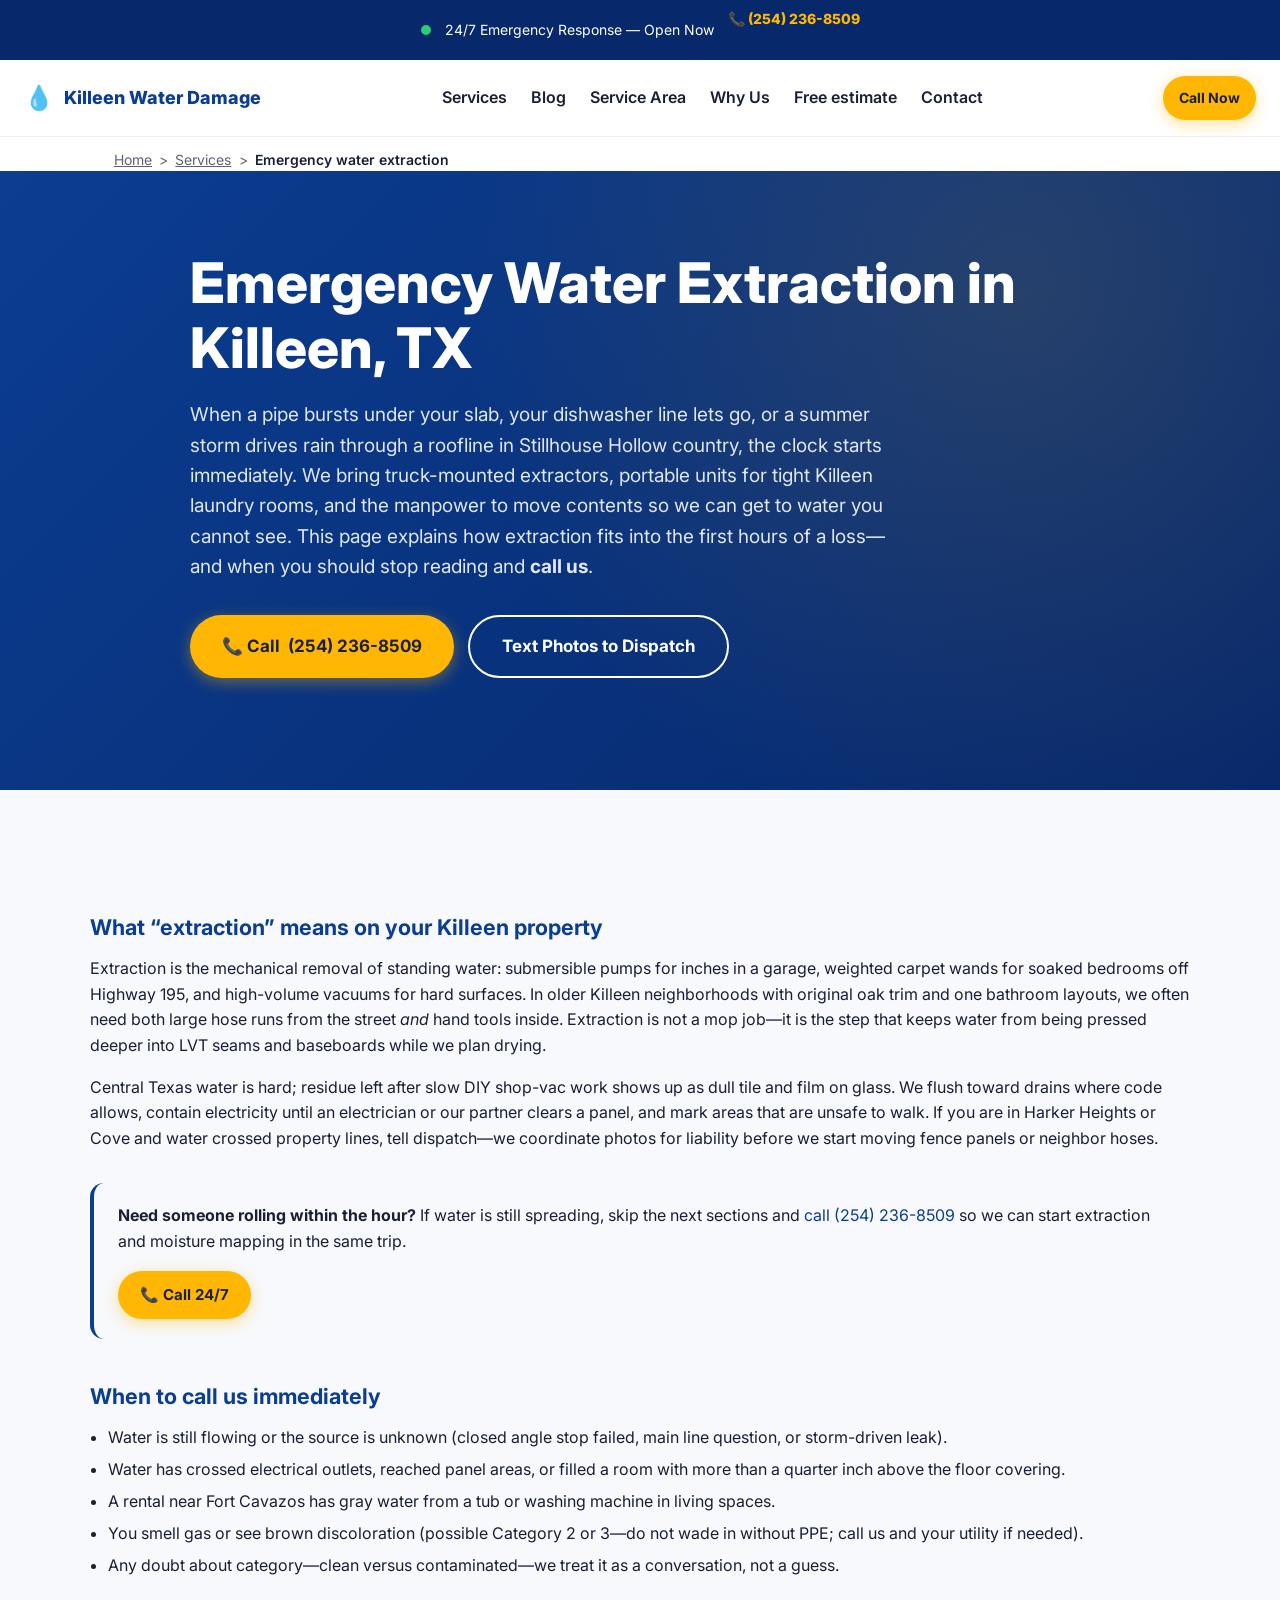
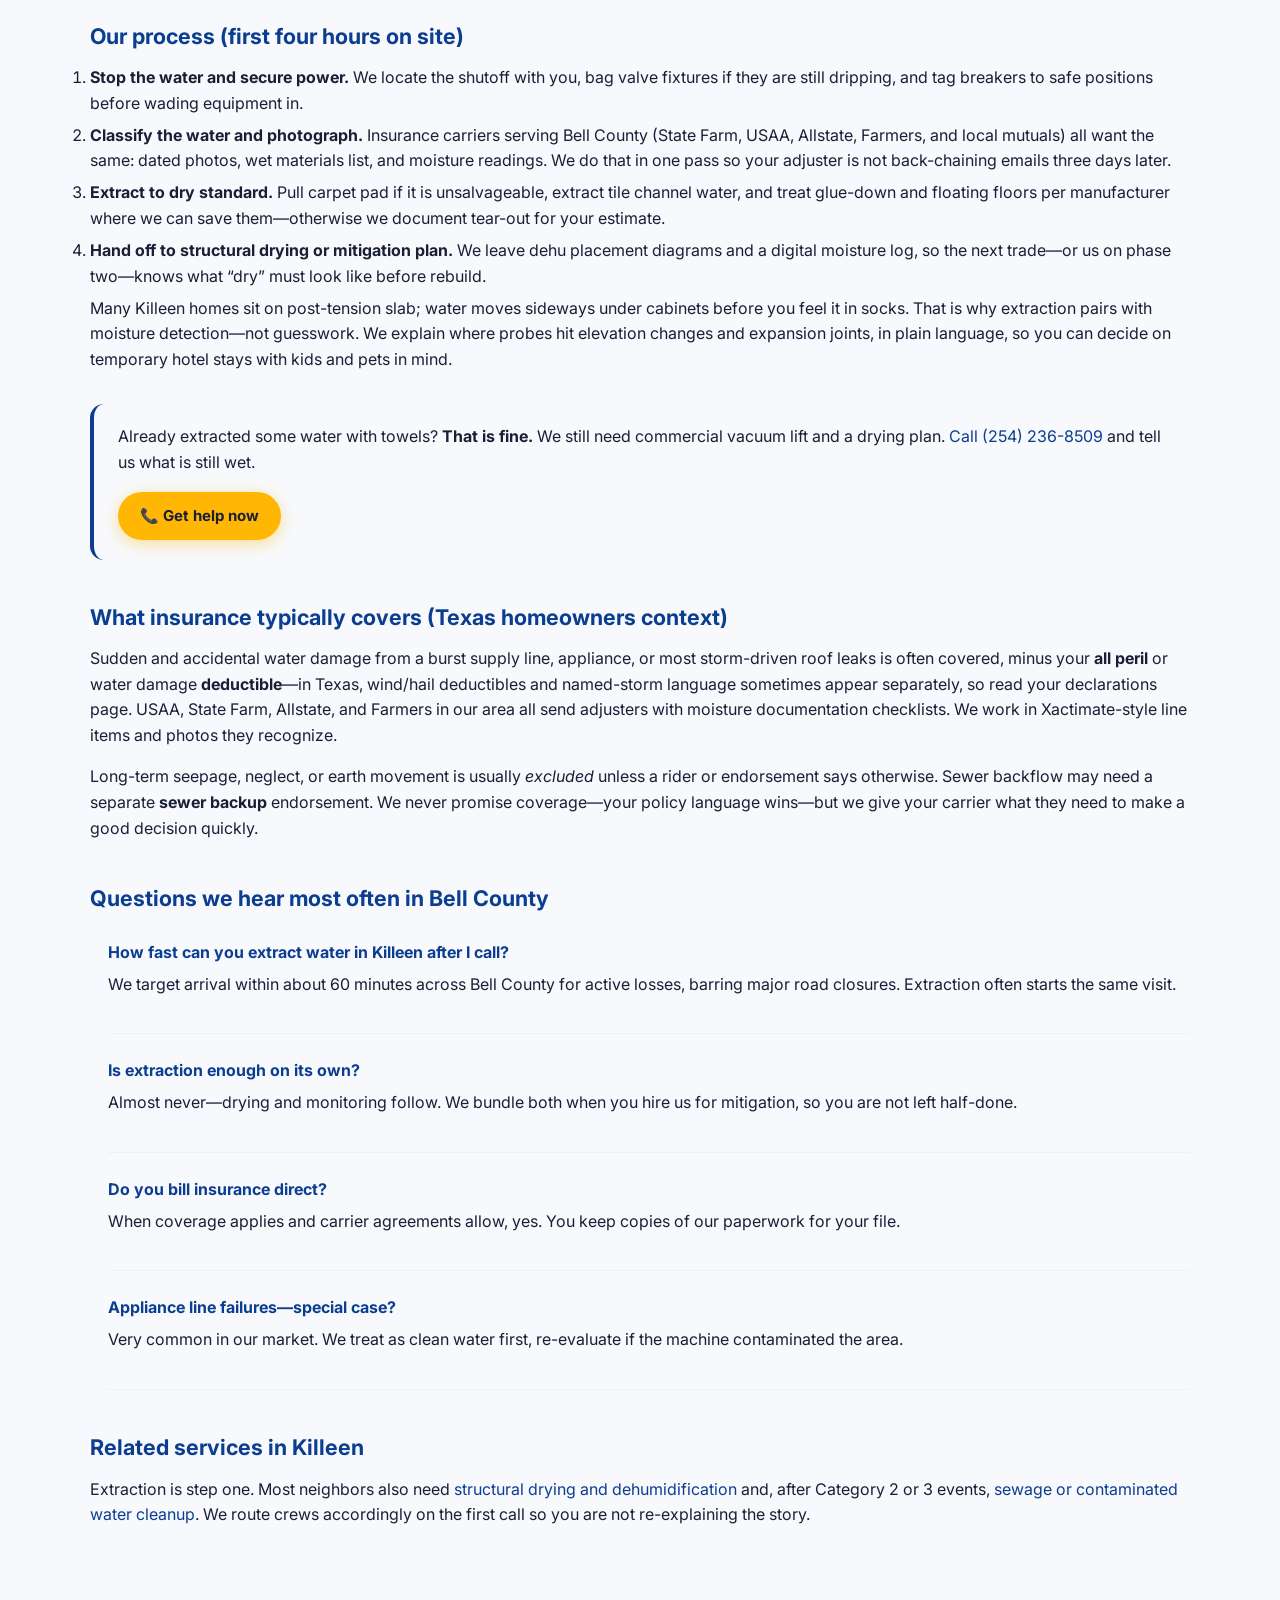
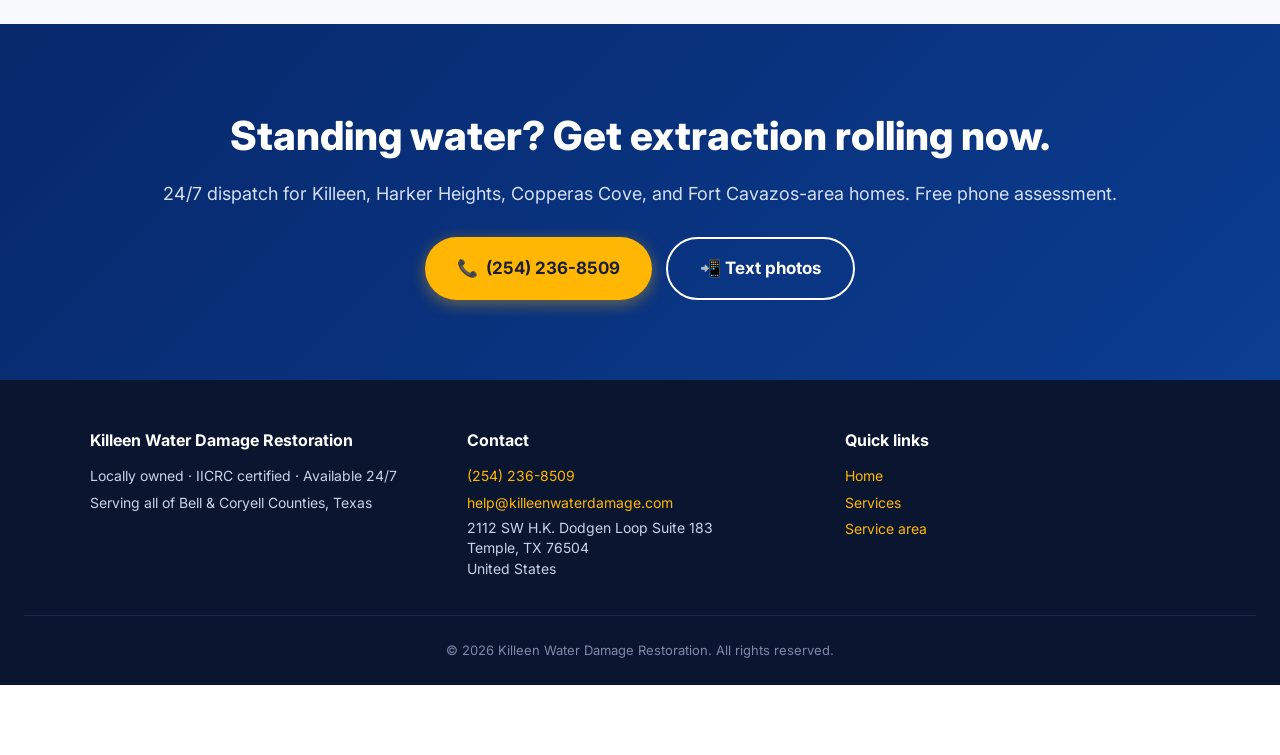
<file: services/water-extraction/index.html>
<!DOCTYPE html>
<html lang="en">
<head>
  <meta charset="UTF-8" />
  <meta name="google-site-verification" content="pLTv24Zc-dVqzHTM5Gm-5TnB09vjNI4DpMO-hupSkQg" />
  <meta name="viewport" content="width=device-width, initial-scale=1.0" />
  <title>Emergency Water Extraction in Killeen, TX | Killeen Water Damage Restoration</title>
  <meta name="description" content="Standing water in your Killeen home? 24/7 truck-mounted extraction, Bell County 60-minute response, direct insurance billing. IICRC-certified. Call for emergency water removal now." />
  <meta name="theme-color" content="#0b3d91" />
  <link rel="canonical" href="https://killeenwaterdamage.com/services/water-extraction/" />
  <link rel="icon" href="/favicon.ico" type="image/x-icon" />
  <link rel="icon" href="/favicon.svg" type="image/svg+xml" />
  <meta property="og:type" content="website" />
  <meta property="og:url" content="https://killeenwaterdamage.com/services/water-extraction/" />
  <meta property="og:title" content="Emergency Water Extraction in Killeen, TX | Killeen Water Damage Restoration" />
  <meta property="og:description" content="Industrial extraction after pipe bursts, appliance leaks, and flooding across Killeen, Harker Heights, and Fort Cavazos. Same-day response." />
  <meta property="og:image" content="https://killeenwaterdamage.com/og.jpg" />
  <meta property="og:image:width" content="1200" />
  <meta property="og:image:height" content="630" />
  <meta property="og:locale" content="en_US" />
  <meta name="twitter:card" content="summary_large_image" />
  <meta name="twitter:title" content="Emergency Water Extraction in Killeen, TX | Killeen Water Damage Restoration" />
  <meta name="twitter:description" content="Industrial extraction after pipe bursts, appliance leaks, and flooding. Same-day response in Bell County." />
  <meta name="twitter:image" content="https://killeenwaterdamage.com/og.jpg" />
  <link rel="preconnect" href="https://fonts.googleapis.com" />
  <link rel="preconnect" href="https://fonts.gstatic.com" crossorigin />
  <link href="https://fonts.googleapis.com/css2?family=Inter:wght@400;600;800&display=swap" rel="stylesheet" />
  <link rel="stylesheet" href="/styles.css" />
  <script type="application/ld+json" id="ld-breadcrumb">{
  "@context": "https://schema.org",
  "@type": "BreadcrumbList",
  "itemListElement": [
    { "@type": "ListItem", "position": 1, "name": "Home", "item": "https://killeenwaterdamage.com/" },
    { "@type": "ListItem", "position": 2, "name": "Services", "item": "https://killeenwaterdamage.com/#services" },
    { "@type": "ListItem", "position": 3, "name": "Emergency Water Extraction", "item": "https://killeenwaterdamage.com/services/water-extraction/" }
  ]
  }</script>
  <script type="application/ld+json" id="ld-service">{
  "@context": "https://schema.org",
  "@type": "Service",
  "name": "Emergency water extraction in Killeen, TX",
  "serviceType": "Water damage — emergency extraction",
  "description": "Truck-mounted and portable extraction to remove standing water from homes and businesses in Killeen, Bell County, and surrounding areas after burst pipes, floods, and appliance failures.",
  "url": "https://killeenwaterdamage.com/services/water-extraction/",
  "provider": { "@id": "https://killeenwaterdamage.com/#localBusiness" },
  "areaServed": { "@type": "City", "name": "Killeen", "containedInPlace": { "@type": "State", "name": "Texas" } }
  }</script>
  <script type="application/ld+json" id="ld-faq">{
  "@context": "https://schema.org",
  "@type": "FAQPage",
  "mainEntity": [
    { "@type": "Question", "name": "How fast can you extract water in Killeen after I call?", "acceptedAnswer": { "@type": "Answer", "text": "We target arrival within about 60 minutes across Bell County when you call our 24/7 line, depending on weather and how far you are from our nearest responding crew. The goal is to get pumps and vacuums running before water wicks into drywall and under cabinets." } },
    { "@type": "Question", "name": "Is water extraction enough, or do I also need drying?", "acceptedAnswer": { "@type": "Answer", "text": "Extraction removes what you can see and pump out. Drying and dehumidification are almost always still needed, because subfloors, studs, and carpet padding hold moisture. We set drying equipment the same visit whenever possible." } },
    { "@type": "Question", "name": "Do you work with my homeowners insurance in Texas?", "acceptedAnswer": { "@type": "Answer", "text": "Yes. We document moisture readings and photos, provide itemized estimates carriers expect, and bill most major insurers directly. You still have to file your initial claim, but we walk you through that call." } },
    { "@type": "Question", "name": "What if the water came from a washing machine or water heater line?", "acceptedAnswer": { "@type": "Answer", "text": "That is one of the most common Killeen jobs after freeze events or old braided hoses. We treat it like any clean-water loss first—extract, dry, and inspect—then test if anything was contaminated based on time on the floor." } }
  ]
  }</script>
</head>
<body>
  <div class="topbar">
    <span class="topbar__pulse" aria-hidden="true"></span>
    <span>24/7 Emergency Response &mdash; Open Now</span>
    <a href="tel:+12542368509" class="topbar__phone">📞 <span data-site-phone-text></span></a>
  </div>

  <header class="site-header">
    <a href="/" class="logo" aria-label="Killeen Water Damage home">
      <span class="logo__mark" aria-hidden="true">💧</span>
      <span class="logo__text">Killeen Water Damage</span>
    </a>
    <nav class="nav" aria-label="Primary">
      <a href="https://killeenwaterdamage.com/#services">Services</a>
      <a href="https://killeenwaterdamage.com/blog/">Blog</a>
      <a href="https://killeenwaterdamage.com/#area">Service Area</a>
      <a href="https://killeenwaterdamage.com/#why">Why Us</a>
      <a href="https://killeenwaterdamage.com/#estimate">Free estimate</a>
      <a href="https://killeenwaterdamage.com/#contact">Contact</a>
    </nav>
    <a href="tel:+12542368509" class="btn btn--primary btn--sm" aria-label="Call now for emergency water extraction in Killeen">Call Now</a>
  </header>

  <div class="breadcrumb" aria-label="Breadcrumb">
    <a href="https://killeenwaterdamage.com/">Home</a><span class="breadcrumb__sep" aria-hidden="true"> &gt; </span><a href="https://killeenwaterdamage.com/#services">Services</a><span class="breadcrumb__sep" aria-hidden="true"> &gt; </span><span class="breadcrumb__current" aria-current="page">Emergency water extraction</span>
  </div>

  <header class="hero" role="banner">
    <div class="hero__inner">
      <h1>Emergency Water Extraction in Killeen, TX</h1>
      <p class="hero__sub">
        When a pipe bursts under your slab, your dishwasher line lets go, or a summer storm drives rain through a roofline in Stillhouse Hollow country, the clock starts immediately. We bring truck-mounted extractors, portable units for tight Killeen laundry rooms, and the manpower to move contents so we can get to water you cannot see. This page explains how extraction fits into the first hours of a loss—and when you should stop reading and <strong>call us</strong>.
      </p>
      <div class="hero__cta">
        <a href="tel:+12542368509" class="btn btn--primary btn--xl" aria-label="Call for water extraction in Killeen, Texas">📞 Call <span data-site-phone-text></span></a>
        <a href="https://killeenwaterdamage.com/#contact" class="btn btn--ghost btn--xl">Text Photos to Dispatch</a>
      </div>
    </div>
  </header>

  <span id="content-start"></span>
  <section class="section section--alt" aria-labelledby="extraction-what">
    <div class="container prose">
      <h2 id="extraction-what">What &ldquo;extraction&rdquo; means on your Killeen property</h2>
      <p>
        Extraction is the mechanical removal of standing water: submersible pumps for inches in a garage, weighted carpet wands for soaked bedrooms off Highway 195, and high-volume vacuums for hard surfaces. In older Killeen neighborhoods with original oak trim and one bathroom layouts, we often need both large hose runs from the street <em>and</em> hand tools inside. Extraction is not a mop job—it is the step that keeps water from being pressed deeper into LVT seams and baseboards while we plan drying.
      </p>
      <p>
        Central Texas water is hard; residue left after slow DIY shop-vac work shows up as dull tile and film on glass. We flush toward drains where code allows, contain electricity until an electrician or our partner clears a panel, and mark areas that are unsafe to walk. If you are in Harker Heights or Cove and water crossed property lines, tell dispatch—we coordinate photos for liability before we start moving fence panels or neighbor hoses.
      </p>

      <div class="prose-cta">
        <p><strong>Need someone rolling within the hour?</strong> If water is still spreading, skip the next sections and <a href="tel:+12542368509">call <span data-site-phone-text></span></a> so we can start extraction and moisture mapping in the same trip.</p>
        <a href="tel:+12542368509" class="btn btn--primary" aria-label="Call for 24-7 Killeen water extraction">📞 Call 24/7</a>
      </div>

      <h2>When to call us immediately</h2>
      <ul>
        <li>Water is still flowing or the source is unknown (closed angle stop failed, main line question, or storm-driven leak).</li>
        <li>Water has crossed electrical outlets, reached panel areas, or filled a room with more than a quarter inch above the floor covering.</li>
        <li>A rental near Fort Cavazos has gray water from a tub or washing machine in living spaces.</li>
        <li>You smell gas or see brown discoloration (possible Category 2 or 3—do not wade in without PPE; call us and your utility if needed).</li>
        <li>Any doubt about category—clean versus contaminated—we treat it as a conversation, not a guess.</li>
      </ul>

      <h2>Our process (first four hours on site)</h2>
      <ol>
        <li><strong>Stop the water and secure power.</strong> We locate the shutoff with you, bag valve fixtures if they are still dripping, and tag breakers to safe positions before wading equipment in.</li>
        <li><strong>Classify the water and photograph.</strong> Insurance carriers serving Bell County (State Farm, USAA, Allstate, Farmers, and local mutuals) all want the same: dated photos, wet materials list, and moisture readings. We do that in one pass so your adjuster is not back-chaining emails three days later.</li>
        <li><strong>Extract to dry standard.</strong> Pull carpet pad if it is unsalvageable, extract tile channel water, and treat glue-down and floating floors per manufacturer where we can save them—otherwise we document tear-out for your estimate.</li>
        <li><strong>Hand off to structural drying or mitigation plan.</strong> We leave dehu placement diagrams and a digital moisture log, so the next trade—or us on phase two—knows what &ldquo;dry&rdquo; must look like before rebuild.</li>
      </ol>

      <p>
        Many Killeen homes sit on post-tension slab; water moves sideways under cabinets before you feel it in socks. That is why extraction pairs with moisture detection—not guesswork. We explain where probes hit elevation changes and expansion joints, in plain language, so you can decide on temporary hotel stays with kids and pets in mind.
      </p>

      <div class="prose-cta">
        <p>Already extracted some water with towels? <strong>That is fine.</strong> We still need commercial vacuum lift and a drying plan. <a href="tel:+12542368509">Call <span data-site-phone-text></span></a> and tell us what is still wet.</p>
        <a href="tel:+12542368509" class="btn btn--primary" aria-label="Get structural drying in Killeen">📞 Get help now</a>
      </div>

      <h2>What insurance typically covers (Texas homeowners context)</h2>
      <p>
        Sudden and accidental water damage from a burst supply line, appliance, or most storm-driven roof leaks is often covered, minus your <strong>all peril</strong> or water damage <strong>deductible</strong>—in Texas, wind/hail deductibles and named-storm language sometimes appear separately, so read your declarations page. USAA, State Farm, Allstate, and Farmers in our area all send adjusters with moisture documentation checklists. We work in Xactimate-style line items and photos they recognize.
      </p>
      <p>
        Long-term seepage, neglect, or earth movement is usually <em>excluded</em> unless a rider or endorsement says otherwise. Sewer backflow may need a separate <strong>sewer backup</strong> endorsement. We never promise coverage—your policy language wins—but we give your carrier what they need to make a good decision quickly.
      </p>

      <h2>Questions we hear most often in Bell County</h2>
      <ul class="faq__list">
        <li>
          <h3>How fast can you extract water in Killeen after I call?</h3>
          <p>We target arrival within about 60 minutes across Bell County for active losses, barring major road closures. Extraction often starts the same visit.</p>
        </li>
        <li>
          <h3>Is extraction enough on its own?</h3>
          <p>Almost never—drying and monitoring follow. We bundle both when you hire us for mitigation, so you are not left half-done.</p>
        </li>
        <li>
          <h3>Do you bill insurance direct?</h3>
          <p>When coverage applies and carrier agreements allow, yes. You keep copies of our paperwork for your file.</p>
        </li>
        <li>
          <h3>Appliance line failures—special case?</h3>
          <p>Very common in our market. We treat as clean water first, re-evaluate if the machine contaminated the area.</p>
        </li>
      </ul>

      <h2>Related services in Killeen</h2>
      <p>Extraction is step one. Most neighbors also need <a href="/services/structural-drying/">structural drying and dehumidification</a> and, after Category 2 or 3 events, <a href="/services/sewage-cleanup/">sewage or contaminated water cleanup</a>. We route crews accordingly on the first call so you are not re-explaining the story.</p>
    </div>
  </section>

  <section class="cta" aria-label="Call to action">
    <div class="container">
      <h2>Standing water? Get extraction rolling now.</h2>
      <p>24/7 dispatch for Killeen, Harker Heights, Copperas Cove, and Fort Cavazos-area homes. Free phone assessment.</p>
      <div class="cta__buttons">
        <a href="tel:+12542368509" class="btn btn--primary btn--xl" aria-label="Call Killeen Water Damage for extraction">📞 <span data-site-phone-text></span></a>
        <a href="sms:+12542368509" class="btn btn--ghost btn--xl" aria-label="Text photos to our team">📲 Text photos</a>
      </div>
    </div>
  </section>

  <footer class="footer" role="contentinfo">
    <div class="container footer__inner">
      <div>
        <strong>Killeen Water Damage Restoration</strong>
        <p>Locally owned &middot; IICRC certified &middot; Available 24/7</p>
        <p>Serving all of Bell &amp; Coryell Counties, Texas</p>
      </div>
      <div>
        <strong>Contact</strong>
        <p><a href="tel:+12542368509"><span data-site-phone-text></span></a></p>
        <p><a href="mailto:help@killeenwaterdamage.com">help@killeenwaterdamage.com</a></p>
        <p class="footer__address" data-site-address></p>
      </div>
      <div>
        <strong>Quick links</strong>
        <p><a href="/">Home</a></p>
        <p><a href="https://killeenwaterdamage.com/#services">Services</a></p>
        <p><a href="https://killeenwaterdamage.com/#area">Service area</a></p>
      </div>
    </div>
    <div class="footer__legal">
      &copy; <span id="year"></span> Killeen Water Damage Restoration. All rights reserved.
    </div>
  </footer>

  <a href="tel:+12542368509" class="sticky-call" aria-label="Call Killeen Water Damage now">📞 Call Now &mdash; 24/7</a>
  <script src="/site.config.js" defer></script>
  <script src="/script.js" defer></script>
</body>
</html>
</file>
<file: styles.css>
:root {
  --navy: #0b3d91;
  --navy-dark: #07286b;
  --accent: #ffb703;
  --bg: #f7f9fc;
  --text: #1a1f36;
  --muted: #5b6275;
  --white: #ffffff;
  --shadow: 0 6px 24px rgba(11, 61, 145, 0.08);
  --radius: 14px;
}

* { box-sizing: border-box; margin: 0; padding: 0; }
html { scroll-behavior: smooth; }
body {
  font-family: 'Inter', -apple-system, BlinkMacSystemFont, sans-serif;
  color: var(--text);
  background: var(--white);
  line-height: 1.6;
  -webkit-font-smoothing: antialiased;
  padding-bottom: 70px;
}
a { color: var(--navy); text-decoration: none; }
img { max-width: 100%; display: block; }

/* TOP BAR */
.topbar {
  background: var(--navy-dark);
  color: var(--white);
  display: flex;
  justify-content: center;
  align-items: center;
  gap: 14px;
  padding: 8px 16px;
  font-size: 14px;
  flex-wrap: wrap;
}
.topbar__pulse {
  width: 10px; height: 10px; border-radius: 50%;
  background: #2ecc71;
  box-shadow: 0 0 0 0 rgba(46, 204, 113, 0.7);
  animation: pulse 1.6s infinite;
}
@keyframes pulse {
  0% { box-shadow: 0 0 0 0 rgba(46, 204, 113, 0.7); }
  70% { box-shadow: 0 0 0 12px rgba(46, 204, 113, 0); }
  100% { box-shadow: 0 0 0 0 rgba(46, 204, 113, 0); }
}
.topbar__phone { color: var(--accent); font-weight: 800; }

/* HEADER */
.site-header {
  display: flex;
  justify-content: space-between;
  align-items: center;
  padding: 16px 24px;
  background: var(--white);
  border-bottom: 1px solid #eef1f7;
  position: sticky; top: 0; z-index: 50;
}
.logo { display: flex; align-items: center; gap: 10px; font-weight: 800; color: var(--navy); font-size: 18px; }

/* Visible breadcrumb (sub-pages) */
.breadcrumb {
  font-size: 14px;
  color: var(--muted);
  padding: 12px 24px 0;
  max-width: 1100px;
  margin: 0 auto;
}
.breadcrumb a { color: var(--muted); text-decoration: underline; }
.breadcrumb a:hover { color: var(--navy); }
.breadcrumb__sep { margin: 0 0.2rem; user-select: none; }
.breadcrumb__current { color: var(--text); font-weight: 600; }

/* Homepage service cards: avoid auto-fit row height gaps (stable 3-column → 2 → 1) */
#services .cards {
  grid-template-columns: repeat(3, 1fr);
}
@media (max-width: 1000px) {
  #services .cards { grid-template-columns: repeat(2, 1fr); }
}
@media (max-width: 620px) {
  #services .cards { grid-template-columns: 1fr; }
}
.logo__mark { font-size: 24px; }
.nav { display: flex; gap: 24px; }
.nav a { color: var(--text); font-weight: 600; }
.nav a:hover { color: var(--navy); }

@media (max-width: 760px) {
  .nav { display: none; }
}

/* BUTTONS */
.btn {
  display: inline-flex;
  align-items: center;
  justify-content: center;
  gap: 8px;
  padding: 12px 22px;
  border-radius: 999px;
  font-weight: 700;
  font-size: 15px;
  transition: transform .08s ease, box-shadow .2s ease;
  cursor: pointer;
  border: none;
}
.btn--primary { background: var(--accent); color: #1a1f36; box-shadow: 0 4px 16px rgba(255, 183, 3, 0.4); }
.btn--primary:hover { transform: translateY(-1px); box-shadow: 0 8px 24px rgba(255, 183, 3, 0.5); }
.btn--ghost { background: transparent; color: var(--white); border: 2px solid var(--white); }
.btn--ghost:hover { background: var(--white); color: var(--navy); }
.btn--xl { padding: 16px 32px; font-size: 17px; }
.btn--sm { padding: 8px 16px; font-size: 14px; }

/* HERO */
.hero {
  background: linear-gradient(135deg, var(--navy) 0%, var(--navy-dark) 100%);
  color: var(--white);
  padding: 80px 24px;
  position: relative;
  overflow: hidden;
}
.hero::before {
  content: '';
  position: absolute; inset: 0;
  background: radial-gradient(circle at 80% 20%, rgba(255,183,3,0.12), transparent 50%);
  pointer-events: none;
}
.hero__inner { max-width: 900px; margin: 0 auto; position: relative; }
.hero h1 { font-size: clamp(32px, 5vw, 56px); font-weight: 800; line-height: 1.15; margin-bottom: 20px; }
.hero h1 .accent { color: var(--accent); }
.hero__sub { font-size: clamp(16px, 2vw, 19px); color: #e2e8f5; max-width: 720px; margin-bottom: 32px; }
.hero__cta { display: flex; flex-wrap: wrap; gap: 14px; margin-bottom: 32px; }
.hero__bullets { list-style: none; display: grid; grid-template-columns: repeat(auto-fit, minmax(220px, 1fr)); gap: 12px; }
.hero__bullets li { color: #e2e8f5; font-weight: 500; }

/* TRUST STRIP */
.trust {
  background: var(--bg);
  padding: 20px 24px;
  display: flex;
  flex-wrap: wrap;
  justify-content: center;
  gap: 32px;
  border-bottom: 1px solid #eef1f7;
}
.trust__item { font-weight: 700; color: var(--muted); font-size: 14px; letter-spacing: 0.4px; }

/* SECTIONS */
.section { padding: 80px 24px; }
.section--alt { background: var(--bg); }
.container { max-width: 1100px; margin: 0 auto; }
.container--two { display: grid; grid-template-columns: 1.2fr 1fr; gap: 48px; align-items: center; }
@media (max-width: 800px) { .container--two { grid-template-columns: 1fr; } }
.section__title { font-size: clamp(28px, 4vw, 42px); font-weight: 800; margin-bottom: 12px; color: var(--navy); }
.section__lead { color: var(--muted); font-size: 18px; margin-bottom: 40px; max-width: 700px; }

/* CARDS */
.cards { display: grid; grid-template-columns: repeat(auto-fit, minmax(280px, 1fr)); gap: 20px; }
.card {
  background: var(--white);
  border: 1px solid #eef1f7;
  border-radius: var(--radius);
  padding: 28px;
  box-shadow: var(--shadow);
  transition: transform .15s ease, box-shadow .25s ease;
}
.card:hover { transform: translateY(-4px); box-shadow: 0 12px 32px rgba(11, 61, 145, 0.12); }
.card__icon { font-size: 32px; margin-bottom: 12px; }
.card h3 { font-size: 20px; margin-bottom: 8px; color: var(--navy); }
.card p { color: var(--muted); font-size: 15px; }
a.card {
  color: inherit;
  display: block;
  text-decoration: none;
}
a.card:hover h3 { text-decoration: underline; text-underline-offset: 3px; }
.prose h2 { font-size: 1.35rem; color: var(--navy); margin: 2.5rem 0 0.75rem; }
.prose h3 { font-size: 1.1rem; color: var(--navy); margin: 1.5rem 0 0.5rem; }
.prose p { margin: 0 0 1rem; color: var(--text); }
.prose ul { margin: 0 0 1.25rem 1.1rem; color: var(--text); }
.prose li { margin-bottom: 0.4rem; }
.prose-cta { background: var(--bg); border-left: 4px solid var(--navy); padding: 1.25rem 1.5rem; border-radius: var(--radius); margin: 2rem 0; }
.faq__list { list-style: none; margin: 0; padding: 0; }
.faq__list li { margin-bottom: 1.25rem; border-bottom: 1px solid #eef1f7; padding-bottom: 1.25rem; }
.faq__list h3 { font-size: 1rem; margin-bottom: 0.4rem; }
.svc-footer-links { display: flex; flex-wrap: wrap; gap: 0.75rem; margin-top: 2rem; }
.svc-footer-links a { text-decoration: underline; }
.post-meta { color: var(--muted); font-size: 14px; margin-bottom: 0.5rem; }
.post-eat { font-size: 14px; color: var(--muted); margin: 0.4rem 0 1.25rem; line-height: 1.55; }
.post-lead { font-size: 1.1rem; font-weight: 600; color: var(--navy); margin-bottom: 1.5rem; }
.blog-cta { background: var(--bg); border-radius: var(--radius); padding: 1.25rem 1.5rem; margin: 2rem 0; border: 1px solid #eef1f7; }
.blog-cta .btn { margin-top: 0.5rem; }

/* Lead form (homepage) */
.lead-form { margin-top: 1rem; }
.lead-form__field { margin-bottom: 1.1rem; }
.lead-form__field label { display: block; font-weight: 600; color: var(--navy); margin-bottom: 0.35rem; }
.lead-form input,
.lead-form textarea {
  width: 100%;
  max-width: 100%;
  padding: 0.7rem 0.9rem;
  font: inherit;
  border: 1px solid #c9d2e0;
  border-radius: 10px;
  min-height: 44px;
}
.lead-form textarea { min-height: 120px; resize: vertical; }
.lead-form__hint { display: block; font-size: 13px; color: var(--muted); margin-top: 0.25rem; }
.lead-form__err { display: block; font-size: 13px; color: #b42318; min-height: 1.1em; margin-top: 0.2rem; }
.lead-form__success { background: #ecfdf3; border: 1px solid #6ee7b7; border-radius: var(--radius); padding: 1.25rem 1.5rem; margin-top: 1.25rem; color: #065f46; }
.accent-link { color: var(--navy); font-weight: 800; }
.estimate { max-width: 640px; margin: 0 auto; }
.estimate .section__title, .estimate .section__lead { text-align: center; }
.estimate .section__lead { margin-left: auto; margin-right: auto; }
#lead-submit { width: 100%; margin-top: 0.5rem; }

/* Mobile tap minimums (44×44) */
.topbar a,
.site-header .btn--sm { min-height: 44px; min-width: 44px; align-items: center; }
.sticky-call { min-height: 48px; display: flex; align-items: center; justify-content: center; }

/* STATS */
.stats { display: grid; grid-template-columns: 1fr 1fr; gap: 16px; }
.stat {
  background: var(--white);
  border-radius: var(--radius);
  padding: 24px;
  text-align: center;
  box-shadow: var(--shadow);
}
.stat strong { display: block; font-size: 28px; color: var(--navy); font-weight: 800; }
.stat span { color: var(--muted); font-size: 14px; }

/* AREA GRID */
.area-grid {
  list-style: none;
  display: grid;
  grid-template-columns: repeat(auto-fit, minmax(260px, 1fr));
  gap: 12px;
}
.area-grid li {
  background: var(--bg);
  padding: 14px 18px;
  border-radius: 10px;
  font-weight: 600;
  color: var(--text);
  border-left: 4px solid var(--navy);
}

/* FINAL CTA */
.cta {
  background: linear-gradient(135deg, var(--navy-dark) 0%, var(--navy) 100%);
  color: var(--white);
  padding: 80px 24px;
  text-align: center;
}
.cta h2 { font-size: clamp(28px, 4vw, 40px); font-weight: 800; margin-bottom: 12px; }
.cta p { color: #d6e0f5; font-size: 18px; margin-bottom: 28px; }
.cta__buttons { display: flex; flex-wrap: wrap; gap: 14px; justify-content: center; }

/* FOOTER */
.footer { background: #0a1530; color: #c9d2e7; padding: 48px 24px 0; }
.footer__inner {
  display: grid;
  grid-template-columns: repeat(auto-fit, minmax(240px, 1fr));
  gap: 32px;
}
.footer strong { color: var(--white); display: block; margin-bottom: 12px; font-size: 16px; }
.footer p { font-size: 14px; margin-bottom: 4px; }
.footer__address { white-space: pre-line; max-width: 20rem; line-height: 1.45; }
.footer a { color: var(--accent); }
.footer__legal {
  text-align: center;
  padding: 24px 0;
  margin-top: 32px;
  border-top: 1px solid #1c2950;
  font-size: 13px;
  color: #7d8aaa;
}

/* STICKY MOBILE CALL BAR */
.sticky-call {
  display: none;
  position: fixed;
  bottom: 0;
  left: 0;
  right: 0;
  background: var(--accent);
  color: #1a1f36;
  text-align: center;
  padding: 16px;
  font-weight: 800;
  font-size: 17px;
  z-index: 100;
  box-shadow: 0 -4px 16px rgba(0,0,0,0.2);
}
@media (max-width: 760px) {
  .sticky-call { display: block; }
}
</file>
